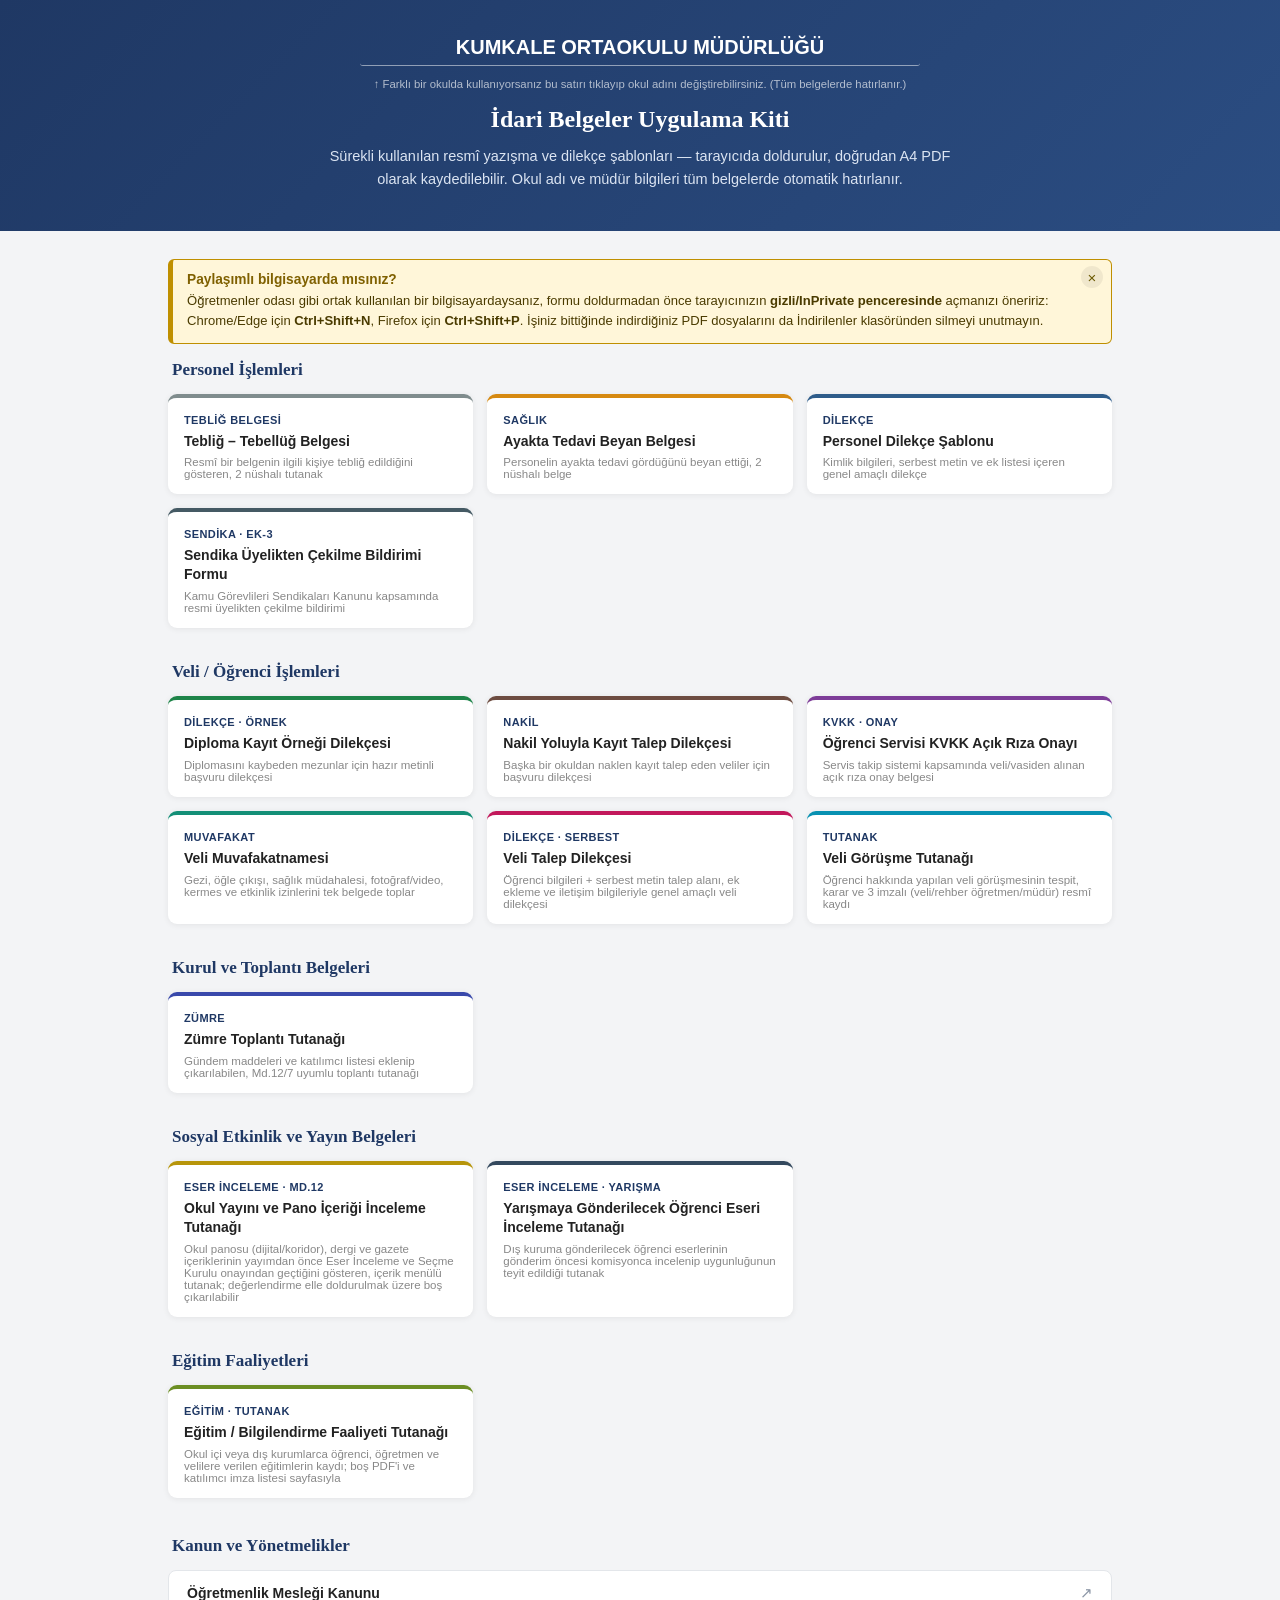
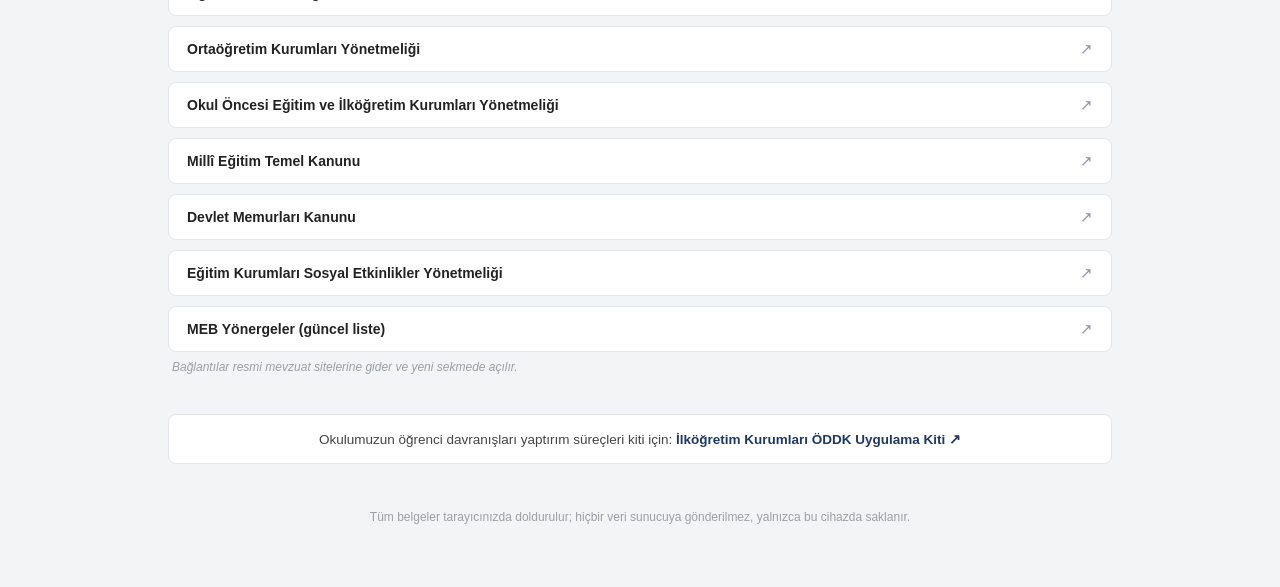
<file: index.html>
<!DOCTYPE html>
<html lang="tr">
<head>
<meta charset="UTF-8">
<meta name="viewport" content="width=device-width, initial-scale=1">
<title>İdari Belgeler Uygulama Kiti</title>
<link rel="stylesheet" href="assets/style.css">
<style>
  body{ background: #f3f4f6; font-family: Arial, Helvetica, sans-serif; padding: 0 0 60px; }
  .wrap{ max-width: 980px; margin: 0 auto; padding: 0 18px; }

  .hero{
    background: linear-gradient(135deg, #1F3864, #2b4d82);
    color: #fff;
    padding: 34px 0 40px;
    margin-bottom: 28px;
  }
  .hero .wrap{ display:flex; flex-direction:column; gap: 10px; align-items:center; text-align:center; }
  .hero .school-line{
    color:#fff;
    border-bottom: 1px solid rgba(255,255,255,0.5);
    font-size: 15pt;
    max-width: 560px;
    margin: 0 auto;
    outline: none;
    cursor: text;
    border-radius: 3px;
  }
  .hero .school-line:hover, .hero .school-line:focus{
    background: rgba(255,255,255,0.14);
  }
  .hero .school-hint{ color: rgba(255,255,255,0.65); font-size:8.5pt; font-family:Arial,sans-serif; }
  .hero h1{ color:#fff; font-size: 24px; text-align:center; margin: 6px 0 2px; letter-spacing:0; font-family: Georgia, serif;}
  .hero p{ margin: 0 auto; font-size: 14.5px; line-height:1.6; color: #dbe4f2; max-width: 640px; text-align:center; }

  .grid-title{ font-size: 17px; color:#1F3864; margin: 34px 4px 14px; font-family: Georgia, serif; }
  .grid-title:first-of-type{ margin-top: 6px; }
  .card-grid{
    display:grid;
    grid-template-columns: repeat(auto-fill, minmax(230px, 1fr));
    gap: 14px;
  }
  .card{
    background:#fff;
    border-radius: 9px;
    box-shadow: 0 1px 6px rgba(0,0,0,0.07);
    padding: 16px 16px 14px;
    text-decoration:none;
    color: inherit;
    display:flex;
    flex-direction:column;
    gap: 6px;
    border-top: 4px solid #cfd6e0;
    transition: transform .12s ease, box-shadow .12s ease;
  }
  .card:hover{ transform: translateY(-2px); box-shadow: 0 6px 16px rgba(0,0,0,0.12); }
  .card .tag{ font-size: 11px; font-weight:700; color:#1F3864; letter-spacing:.4px; }
  .card .title{ font-size: 14px; font-weight:700; color:#222; line-height:1.35; }
  .card .sub{ font-size: 11.5px; color:#888; }

  .card.gray{ border-top-color:#7F8C8D; }
  .card.amber{ border-top-color:#D68910; }
  .card.blue{ border-top-color:#2E5C8A; }
  .card.green{ border-top-color:#1E8449; }
  .card.purple{ border-top-color:#7D3C98; }
  .card.teal{ border-top-color:#148F77; }
  .card.indigo{ border-top-color:#3949AB; }
  .card.brown{ border-top-color:#6D4C41; }
  .card.slate{ border-top-color:#455A64; }
  .card.rose{ border-top-color:#C2185B; }
  .card.cyan{ border-top-color:#0891B2; }
  .card.mustard{ border-top-color:#B7950B; }
  .card.steel{ border-top-color:#34495E; }
  .card.olive{ border-top-color:#6B8E23; }

  .mevzuat-section{ margin-top: 38px; }
  .mevzuat-list{ display:flex; flex-direction:column; gap:10px; }
  .mevzuat-item{
    display:flex; align-items:center; justify-content:space-between; gap:12px;
    background:#fff; border:1px solid #e3e6ea; border-radius:8px; padding:13px 18px;
    text-decoration:none; color:inherit; transition: border-color .12s ease, box-shadow .12s ease;
  }
  .mevzuat-item:hover{ border-color:#8a95a5; box-shadow: 0 2px 8px rgba(0,0,0,0.06); }
  .mevzuat-item .mevzuat-name{ font-size:14px; font-weight:600; color:#222; }
  .mevzuat-item .mevzuat-arrow{ font-size:15px; color:#8a95a5; flex-shrink:0; }
  .mevzuat-note{ font-size:12px; color:#9aa0a6; margin: 8px 4px 0; font-style:italic; }

  footer{ text-align:center; font-size:12px; color:#9aa0a6; margin-top: 44px; padding: 0 16px; line-height:1.6;}
  .also-see{
    max-width: 980px; margin: 40px auto 0; padding: 16px 20px;
    background:#fff; border:1px solid #e3e6ea; border-radius:8px;
    text-align:center; font-size:13.5px; color:#444;
  }
  .also-see a{ color:#1F3864; font-weight:700; text-decoration:none; }
  .also-see a:hover{ text-decoration:underline; }
</style>
</head>
<body>

  <div class="hero">
    <div class="wrap">
      <div class="school-line" data-persist="okulAdi" contenteditable="true" spellcheck="false"></div>
      <div class="school-hint">↑ Farklı bir okulda kullanıyorsanız bu satırı tıklayıp okul adını değiştirebilirsiniz. (Tüm belgelerde hatırlanır.)</div>
      <h1>İdari Belgeler Uygulama Kiti</h1>
      <p>Sürekli kullanılan resmî yazışma ve dilekçe şablonları — tarayıcıda doldurulur, doğrudan A4 PDF olarak kaydedilebilir. Okul adı ve müdür bilgileri tüm belgelerde otomatik hatırlanır.</p>
    </div>
  </div>

  <div class="wrap">
    <div class="note-box" style="margin-top:20px;">
      <div class="note-title">Paylaşımlı bilgisayarda mısınız?</div>
      <div class="note-text">
        Öğretmenler odası gibi ortak kullanılan bir bilgisayardaysanız, formu doldurmadan önce
        tarayıcınızın <strong>gizli/InPrivate penceresinde</strong> açmanızı öneririz:
        Chrome/Edge için <strong>Ctrl+Shift+N</strong>, Firefox için <strong>Ctrl+Shift+P</strong>.
        İşiniz bittiğinde indirdiğiniz PDF dosyalarını da İndirilenler klasöründen silmeyi unutmayın.
      </div>
    </div>

    <h2 class="grid-title">Personel İşlemleri</h2>
    <div class="card-grid">

      <a class="card gray" href="belgeler/teblig-tebellug.html">
        <span class="tag">TEBLİĞ BELGESİ</span>
        <span class="title">Tebliğ – Tebellüğ Belgesi</span>
        <span class="sub">Resmî bir belgenin ilgili kişiye tebliğ edildiğini gösteren, 2 nüshalı tutanak</span>
      </a>

      <a class="card amber" href="belgeler/ayakta-tedavi-beyan.html">
        <span class="tag">SAĞLIK</span>
        <span class="title">Ayakta Tedavi Beyan Belgesi</span>
        <span class="sub">Personelin ayakta tedavi gördüğünü beyan ettiği, 2 nüshalı belge</span>
      </a>

      <a class="card blue" href="belgeler/personel-dilekce.html">
        <span class="tag">DİLEKÇE</span>
        <span class="title">Personel Dilekçe Şablonu</span>
        <span class="sub">Kimlik bilgileri, serbest metin ve ek listesi içeren genel amaçlı dilekçe</span>
      </a>

      <a class="card slate" href="belgeler/sendika-uyelikten-cekilme-formu.html">
        <span class="tag">SENDİKA · EK-3</span>
        <span class="title">Sendika Üyelikten Çekilme Bildirimi Formu</span>
        <span class="sub">Kamu Görevlileri Sendikaları Kanunu kapsamında resmi üyelikten çekilme bildirimi</span>
      </a>

    </div>

    <h2 class="grid-title">Veli / Öğrenci İşlemleri</h2>
    <div class="card-grid">

      <a class="card green" href="belgeler/diploma-kayit-ornegi.html">
        <span class="tag">DİLEKÇE · ÖRNEK</span>
        <span class="title">Diploma Kayıt Örneği Dilekçesi</span>
        <span class="sub">Diplomasını kaybeden mezunlar için hazır metinli başvuru dilekçesi</span>
      </a>

      <a class="card brown" href="belgeler/nakil-kayit-talep-dilekcesi.html">
        <span class="tag">NAKİL</span>
        <span class="title">Nakil Yoluyla Kayıt Talep Dilekçesi</span>
        <span class="sub">Başka bir okuldan naklen kayıt talep eden veliler için başvuru dilekçesi</span>
      </a>

      <a class="card purple" href="belgeler/ogrenci-servisi-kvkk-onay.html">
        <span class="tag">KVKK · ONAY</span>
        <span class="title">Öğrenci Servisi KVKK Açık Rıza Onayı</span>
        <span class="sub">Servis takip sistemi kapsamında veli/vasiden alınan açık rıza onay belgesi</span>
      </a>

      <a class="card teal" href="belgeler/veli-muvafakatnamesi.html">
        <span class="tag">MUVAFAKAT</span>
        <span class="title">Veli Muvafakatnamesi</span>
        <span class="sub">Gezi, öğle çıkışı, sağlık müdahalesi, fotoğraf/video, kermes ve etkinlik izinlerini tek belgede toplar</span>
      </a>

      <a class="card rose" href="belgeler/veli-talep-dilekcesi.html">
        <span class="tag">DİLEKÇE · SERBEST</span>
        <span class="title">Veli Talep Dilekçesi</span>
        <span class="sub">Öğrenci bilgileri + serbest metin talep alanı, ek ekleme ve iletişim bilgileriyle genel amaçlı veli dilekçesi</span>
      </a>

      <a class="card cyan" href="belgeler/veli-gorusme-tutanagi.html">
        <span class="tag">TUTANAK</span>
        <span class="title">Veli Görüşme Tutanağı</span>
        <span class="sub">Öğrenci hakkında yapılan veli görüşmesinin tespit, karar ve 3 imzalı (veli/rehber öğretmen/müdür) resmî kaydı</span>
      </a>

    </div>



    <h2 class="grid-title">Kurul ve Toplantı Belgeleri</h2>
    <div class="card-grid">

      <a class="card indigo" href="belgeler/zumre-toplanti-tutanagi.html">
        <span class="tag">ZÜMRE</span>
        <span class="title">Zümre Toplantı Tutanağı</span>
        <span class="sub">Gündem maddeleri ve katılımcı listesi eklenip çıkarılabilen, Md.12/7 uyumlu toplantı tutanağı</span>
      </a>

    </div>

    <h2 class="grid-title">Sosyal Etkinlik ve Yayın Belgeleri</h2>
    <div class="card-grid">

      <a class="card mustard" href="belgeler/yayin-eser-inceleme-tutanagi.html">
        <span class="tag">ESER İNCELEME · MD.12</span>
        <span class="title">Okul Yayını ve Pano İçeriği İnceleme Tutanağı</span>
        <span class="sub">Okul panosu (dijital/koridor), dergi ve gazete içeriklerinin yayımdan önce Eser İnceleme ve Seçme Kurulu onayından geçtiğini gösteren, içerik menülü tutanak; değerlendirme elle doldurulmak üzere boş çıkarılabilir</span>
      </a>

      <a class="card steel" href="belgeler/yarisma-eser-inceleme-tutanagi.html">
        <span class="tag">ESER İNCELEME · YARIŞMA</span>
        <span class="title">Yarışmaya Gönderilecek Öğrenci Eseri İnceleme Tutanağı</span>
        <span class="sub">Dış kuruma gönderilecek öğrenci eserlerinin gönderim öncesi komisyonca incelenip uygunluğunun teyit edildiği tutanak</span>
      </a>

    </div>

    <h2 class="grid-title">Eğitim Faaliyetleri</h2>
    <div class="card-grid">

      <a class="card olive" href="belgeler/egitim-faaliyeti-tutanagi.html">
        <span class="tag">EĞİTİM · TUTANAK</span>
        <span class="title">Eğitim / Bilgilendirme Faaliyeti Tutanağı</span>
        <span class="sub">Okul içi veya dış kurumlarca öğrenci, öğretmen ve velilere verilen eğitimlerin kaydı; boş PDF'i ve katılımcı imza listesi sayfasıyla</span>
      </a>

    </div>

    <div class="mevzuat-section">
      <h2 class="grid-title">Kanun ve Yönetmelikler</h2>
      <div class="mevzuat-list">
        <a class="mevzuat-item" href="https://www.mevzuat.gov.tr/aramasonuc?AranacakMetin=%C3%96%C4%9Fretmenlik%20Mesle%C4%9Fi%20Kanunu" target="_blank" rel="noopener">
          <span class="mevzuat-name">Öğretmenlik Mesleği Kanunu</span>
          <span class="mevzuat-arrow">↗</span>
        </a>
        <a class="mevzuat-item" href="https://www.mevzuat.gov.tr/aramasonuc?AranacakMetin=Orta%C3%B6%C4%9Fretim%20Kurumlar%C4%B1%20Y%C3%B6netmeli%C4%9Fi" target="_blank" rel="noopener">
          <span class="mevzuat-name">Ortaöğretim Kurumları Yönetmeliği</span>
          <span class="mevzuat-arrow">↗</span>
        </a>
        <a class="mevzuat-item" href="https://www.mevzuat.gov.tr/aramasonuc?AranacakMetin=Okul%20%C3%96ncesi%20E%C4%9Fitim%20ve%20%C4%B0lk%C3%B6%C4%9Fretim%20Kurumlar%C4%B1%20Y%C3%B6netmeli%C4%9Fi" target="_blank" rel="noopener">
          <span class="mevzuat-name">Okul Öncesi Eğitim ve İlköğretim Kurumları Yönetmeliği</span>
          <span class="mevzuat-arrow">↗</span>
        </a>
        <a class="mevzuat-item" href="https://www.mevzuat.gov.tr/aramasonuc?AranacakMetin=Mill%C3%AE%20E%C4%9Fitim%20Temel%20Kanunu" target="_blank" rel="noopener">
          <span class="mevzuat-name">Millî Eğitim Temel Kanunu</span>
          <span class="mevzuat-arrow">↗</span>
        </a>
        <a class="mevzuat-item" href="https://www.mevzuat.gov.tr/aramasonuc?AranacakMetin=Devlet%20Memurlar%C4%B1%20Kanunu" target="_blank" rel="noopener">
          <span class="mevzuat-name">Devlet Memurları Kanunu</span>
          <span class="mevzuat-arrow">↗</span>
        </a>
        <a class="mevzuat-item" href="https://www.mevzuat.gov.tr/aramasonuc?AranacakMetin=E%C4%9Fitim%20Kurumlar%C4%B1%20Sosyal%20Etkinlikler%20Y%C3%B6netmeli%C4%9Fi" target="_blank" rel="noopener">
          <span class="mevzuat-name">Eğitim Kurumları Sosyal Etkinlikler Yönetmeliği</span>
          <span class="mevzuat-arrow">↗</span>
        </a>
        <a class="mevzuat-item" href="https://www.meb.gov.tr/mevzuat/liste.php?ara=5" target="_blank" rel="noopener">
          <span class="mevzuat-name">MEB Yönergeler (güncel liste)</span>
          <span class="mevzuat-arrow">↗</span>
        </a>
      </div>
      <p class="mevzuat-note">Bağlantılar resmi mevzuat sitelerine gider ve yeni sekmede açılır.</p>
    </div>

    <div class="also-see">
      Okulumuzun öğrenci davranışları yaptırım süreçleri kiti için:
      <a href="https://kumkaleortaokulu.meb.k12.tr/icerikler/ilkogretimkurumlarioddksurecleri_17657429.html" target="_blank" rel="noopener">İlköğretim Kurumları ÖDDK Uygulama Kiti ↗</a>
    </div>

    <footer>
      Tüm belgeler tarayıcınızda doldurulur; hiçbir veri sunucuya gönderilmez, yalnızca bu cihazda saklanır.
    </footer>
  </div>

<script src="assets/app.js"></script>
</body>
</html>
</file>
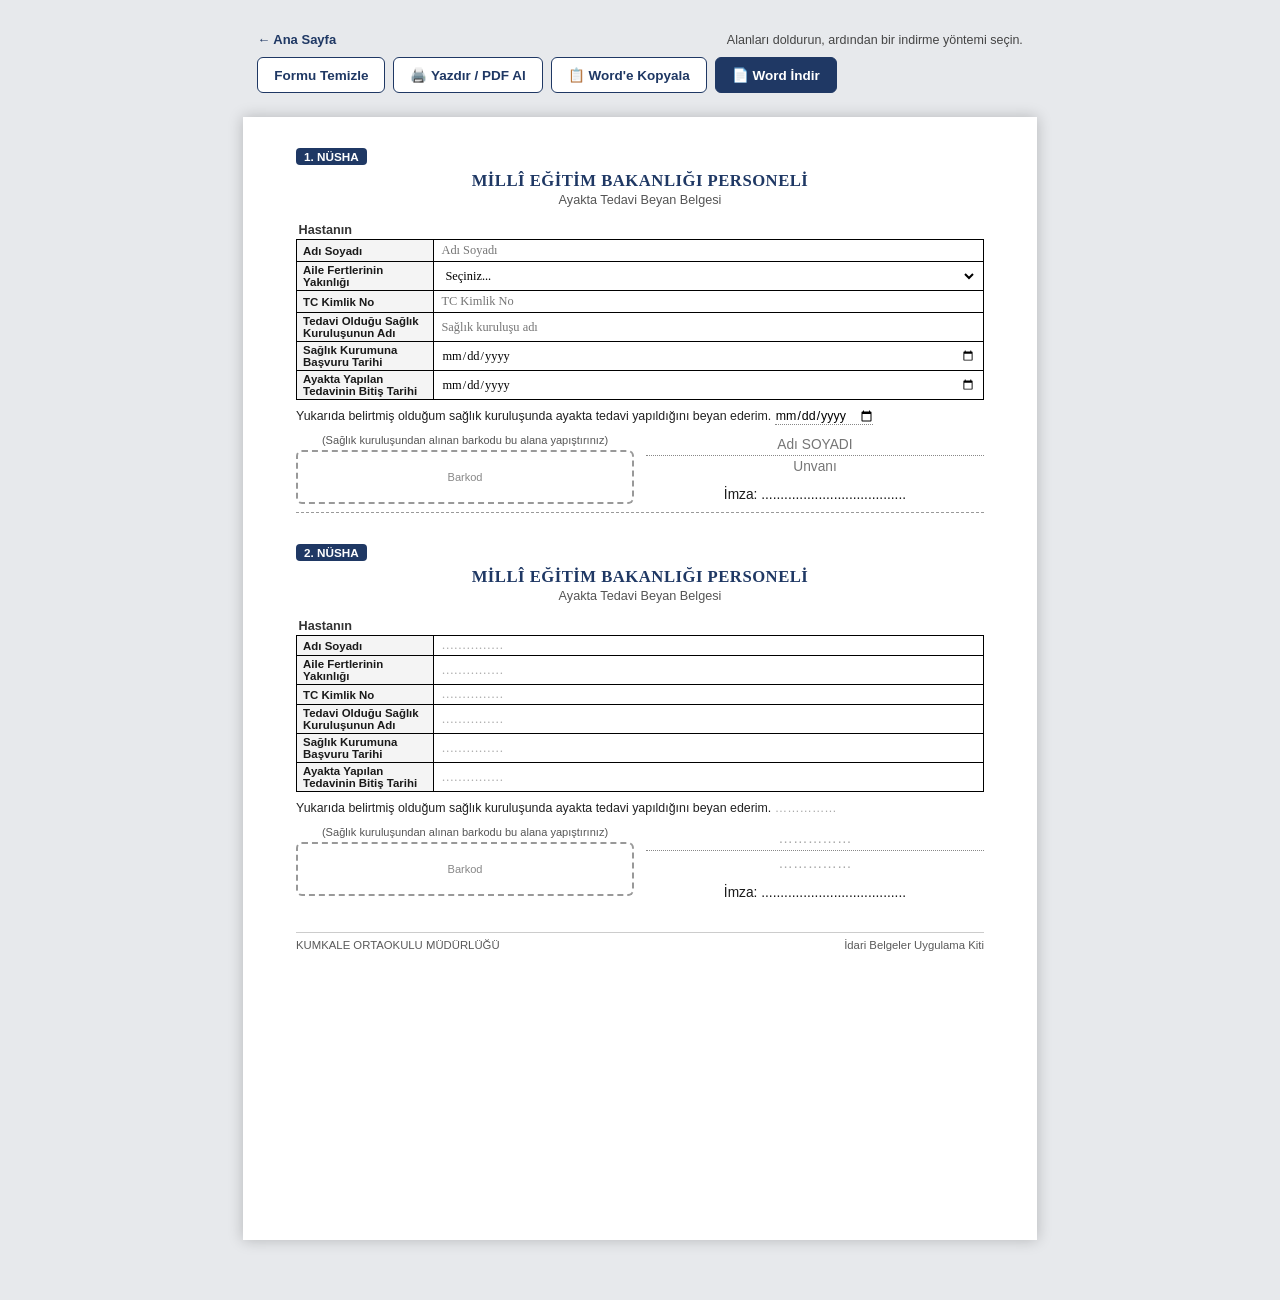
<file: belgeler/ayakta-tedavi-beyan.html>
<!DOCTYPE html>
<html lang="tr">
<head>
<meta charset="UTF-8">
<meta name="viewport" content="width=device-width, initial-scale=1">
<title>Ayakta Tedavi Beyan Belgesi</title>
<link rel="stylesheet" href="../assets/style.css">
<style>
  .page{ padding: 8mm 14mm 6mm; }
  h1.doc-title{ text-align:center; font-size:12.5pt; margin:2px 0 2px; color:var(--navy); }
  .doc-subtitle{ text-align:center; font-size:9.5pt; color:#555; font-family:Arial,sans-serif; margin-bottom:8px; }
  .nusha-label{ margin-bottom: 4px; padding: 2px 8px; font-size:8.8pt; }
  table.meta.compact{ margin-bottom: 6px; }
  table.meta.compact td{ padding:2px 6px; font-size:9.3pt; }
  table.meta.compact td.label{ font-size:8.6pt; }
  table.meta.compact input, table.meta.compact select{ font-size:9.3pt; padding:1px; }
  table.meta.compact td .mirror-span{ font-size:9.3pt; padding:1px; min-height:auto; display:inline; }
  .compact-para{ font-size:9.3pt; line-height:1.45; text-align:justify; margin:8px 0; font-family:Arial,sans-serif; color:#222; }
  .beyan-tarih{ font-family:inherit; }
  table.imza.compact{ margin-top:6px; margin-bottom:0; }
  table.imza.compact .field-line{ font-size:8.5pt; padding:1px; min-height:1.1em; }
  table.imza.compact .imza-label{ font-size:7.6pt; }
  .field-line{ display:block; text-align:center; border-bottom:1px dotted #888; padding:2px; min-height:1.2em; }
  .field-line.bold{ font-weight:bold; border-bottom:none; }
  .two-col .field-line{ font-family: Arial, sans-serif; font-size: 10.3pt; }
  .two-col .field-line.bold{ font-weight: normal; }
  .nusha-divider{ margin: 8px 0 0; }
  .barcode-box{ min-height:54px; font-size:8.3pt; }
  .two-col{ width:100%; border-collapse:collapse; margin-top:6px; }
  .two-col td{ vertical-align:top; width:50%; padding:0 6px; }
  .two-col td:first-child{ padding-left:0; }
  .two-col td:last-child{ padding-right:0; }
  @media print{ .page{ padding: 6mm 12mm 13mm; } }
</style>
</head>
<body>

  <div class="toolbar">
    <a class="back" href="../index.html">&larr; Ana Sayfa</a>
    <span class="hint">Alanları doldurun, ardından bir indirme yöntemi seçin.</span>
    <div class="btns">
      <button class="secondary" type="button" onclick="clearForm()">Formu Temizle</button>
      <button class="secondary" type="button" onclick="printForm()">🖨️ Yazdır / PDF Al</button>
      <button class="secondary" type="button" id="copyWordBtn" onclick="copyForWord()">📋 Word'e Kopyala</button>
      <button type="button" id="wordDownloadBtn" onclick="downloadWord()">📄 Word İndir</button>
    </div>
  </div>

  <div class="page">
    <div class="nusha">
      <span class="nusha-label">1. NÜSHA</span>
      <h1 class="doc-title">MİLLÎ EĞİTİM BAKANLIĞI PERSONELİ</h1>
      <div class="doc-subtitle">Ayakta Tedavi Beyan Belgesi</div>
    <table class="meta compact">
      <tr><td colspan="4" style="border:none; background:transparent; font-family:Arial,sans-serif; font-weight:bold; font-size:9.5pt; color:#333; padding:8px 2px 2px;">Hastanın</td></tr>
      <tr><td class="label" style="width:20%">Adı Soyadı</td><td><input type="text" data-mirror="a_ad" placeholder="Adı Soyadı"></td></tr>
      <tr><td class="label" style="width:20%">Aile Fertlerinin Yakınlığı</td><td><select data-mirror="a_yakinlik"><option value="">Seçiniz...</option><option>Kendisi</option><option>Eşi</option><option>Çocuğu</option><option>Annesi</option><option>Babası</option><option>Diğer</option></select></td></tr>
      <tr><td class="label" style="width:20%">TC Kimlik No</td><td><input type="text" inputmode="numeric" class="tc-field" data-mirror="a_tc" placeholder="TC Kimlik No"></td></tr>
      <tr><td class="label" style="width:20%">Tedavi Olduğu Sağlık Kuruluşunun Adı</td><td><input type="text" data-mirror="a_kurulus" placeholder="Sağlık kuruluşu adı"></td></tr>
      <tr><td class="label" style="width:20%">Sağlık Kurumuna Başvuru Tarihi</td><td><input type="date" data-mirror="a_basvuru" placeholder=""></td></tr>
      <tr><td class="label" style="width:20%">Ayakta Yapılan Tedavinin Bitiş Tarihi</td><td><input type="date" data-mirror="a_bitis" placeholder=""></td></tr>
    </table>
    <div class="compact-para">
      Yukarıda belirtmiş olduğum sağlık kuruluşunda ayakta tedavi yapıldığını beyan ederim. <input type="date" class="date-inline" data-mirror="a_beyantarih" style="width:98px;">
    </div>
    <table class="two-col">
      <tr>
        <td>
          <div style="font-size:8.3pt; font-family:Arial,sans-serif; color:#555; text-align:center; margin-bottom:4px;">(Sağlık kuruluşundan alınan barkodu bu alana yapıştırınız)</div>
          <div class="barcode-box">Barkod</div>
        </td>
        <td>
          <div class="field-line"><input type="text" data-mirror="a_bAd" placeholder="Adı SOYADI" style="border:none;width:100%;text-align:center;"></div>
          <div class="field-line bold"><input type="text" data-mirror="a_bUnvan" placeholder="Unvanı" style="border:none;width:100%;text-align:center;"></div>
          <div class="field-line" style="border-bottom:none; margin-top:8px;">İmza: ......................................</div>
        </td>
      </tr>
    </table>
    </div>
    <hr class="nusha-divider">
    <div class="nusha-second-gap"></div>
    <div class="nusha">
      <span class="nusha-label">2. NÜSHA</span>
      <h1 class="doc-title">MİLLÎ EĞİTİM BAKANLIĞI PERSONELİ</h1>
      <div class="doc-subtitle">Ayakta Tedavi Beyan Belgesi</div>
    <table class="meta compact">
      <tr><td colspan="4" style="border:none; background:transparent; font-family:Arial,sans-serif; font-weight:bold; font-size:9.5pt; color:#333; padding:8px 2px 2px;">Hastanın</td></tr>
      <tr><td class="label" style="width:20%">Adı Soyadı</td><td><span class="mirror-span" data-mirror-target="a_ad">……………</span></td></tr>
      <tr><td class="label" style="width:20%">Aile Fertlerinin Yakınlığı</td><td><span class="mirror-span" data-mirror-target="a_yakinlik">……………</span></td></tr>
      <tr><td class="label" style="width:20%">TC Kimlik No</td><td><span class="mirror-span" data-mirror-target="a_tc">……………</span></td></tr>
      <tr><td class="label" style="width:20%">Tedavi Olduğu Sağlık Kuruluşunun Adı</td><td><span class="mirror-span" data-mirror-target="a_kurulus">……………</span></td></tr>
      <tr><td class="label" style="width:20%">Sağlık Kurumuna Başvuru Tarihi</td><td><span class="mirror-span" data-mirror-target="a_basvuru">……………</span></td></tr>
      <tr><td class="label" style="width:20%">Ayakta Yapılan Tedavinin Bitiş Tarihi</td><td><span class="mirror-span" data-mirror-target="a_bitis">……………</span></td></tr>
    </table>
    <div class="compact-para">
      Yukarıda belirtmiş olduğum sağlık kuruluşunda ayakta tedavi yapıldığını beyan ederim. <span class="mirror-span" data-mirror-target="a_beyantarih">……………</span>
    </div>
    <table class="two-col">
      <tr>
        <td>
          <div style="font-size:8.3pt; font-family:Arial,sans-serif; color:#555; text-align:center; margin-bottom:4px;">(Sağlık kuruluşundan alınan barkodu bu alana yapıştırınız)</div>
          <div class="barcode-box">Barkod</div>
        </td>
        <td>
          <div class="field-line"><span class="mirror-span" data-mirror-target="a_bAd">……………</span></div>
          <div class="field-line bold"><span class="mirror-span" data-mirror-target="a_bUnvan">……………</span></div>
          <div class="field-line" style="border-bottom:none; margin-top:8px;">İmza: ......................................</div>
        </td>
      </tr>
    </table>
    </div>
    <div class="foot">
      <span data-persist="okulAdi">…</span>
      <span>İdari Belgeler Uygulama Kiti</span>
    </div>
  </div>

<script src="../assets/app.js"></script>
<script src="../assets/docx-export.js"></script>
</body>
</html>
</file>
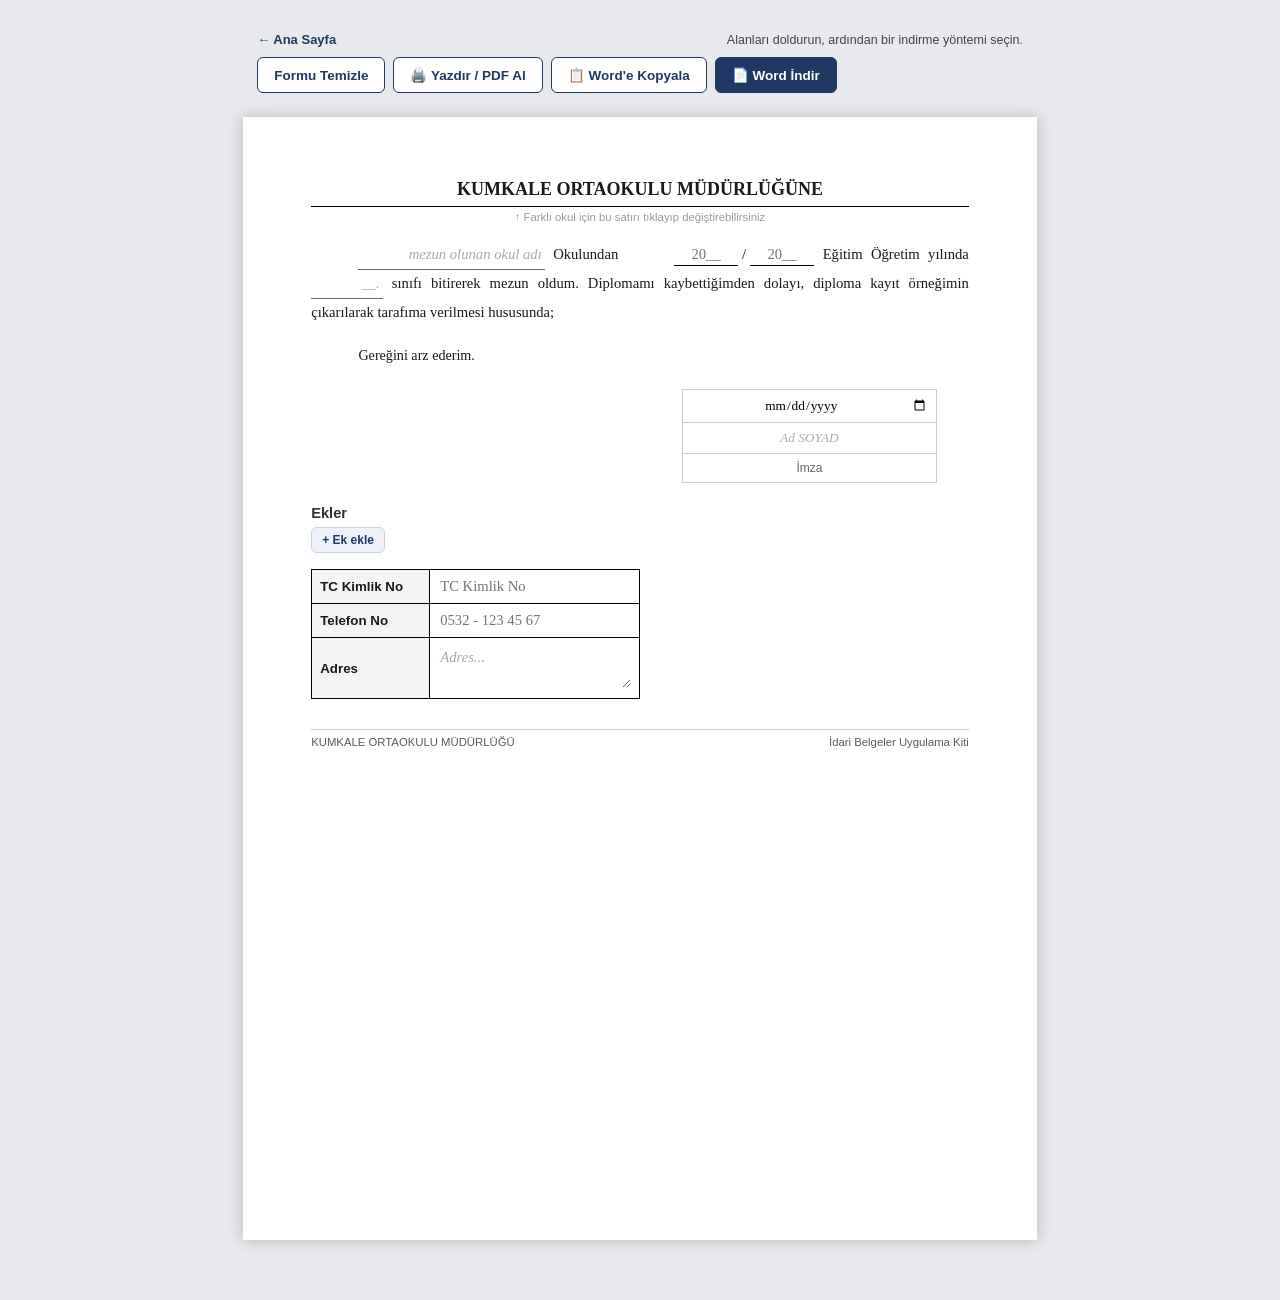
<file: belgeler/diploma-kayit-ornegi.html>
<!DOCTYPE html>
<html lang="tr">
<head>
<meta charset="UTF-8">
<meta name="viewport" content="width=device-width, initial-scale=1">
<title>Diploma Kayıt Örneği Dilekçesi</title>
<link rel="stylesheet" href="../assets/style.css">
<style>
  .sig-wrap{ width:50%; margin-left:50%; margin-top:22px; box-sizing:border-box; padding-left:10px; }
  .sig-table{ width:80%; margin:0 auto; border-collapse:collapse; }
  .sig-table td{ text-align:center; border:1px solid #ccc; padding:7px 8px; font-size:10pt; }
  .sig-table .sig-name{ font-weight:bold; min-height:1.3em; outline:none; cursor:text; }
  .sig-table .sig-name:empty::before{ content: attr(data-placeholder); color:#aaa; font-style:italic; font-weight:normal; }
  .sig-table .sig-name:focus{ background:#fbfbea; }
  .sig-table .imza-lbl{ font-size:9pt; color:#666; font-family:Arial,sans-serif; }
  .sig-table input[type=date]{ text-align:center; border:none; width:100%; font-family:inherit; font-size:inherit; }
  @media print{ .sig-table td{ border:none !important; } }
  .bottom-cols{ margin-top: 22px; }
  .half-width{ width:50%; }
  .contact-table{ margin-top:16px; }
  .contact-table td.label{ width:34%; }
  .template-para{ font-size:11pt; line-height:1.9; text-indent:1.25cm; text-align:justify; margin: 18px 0; }
</style>
</head>
<body>

  <div class="toolbar">
    <a class="back" href="../index.html">&larr; Ana Sayfa</a>
    <span class="hint">Alanları doldurun, ardından bir indirme yöntemi seçin.</span>
    <div class="btns">
      <button class="secondary" type="button" onclick="clearForm()">Formu Temizle</button>
      <button class="secondary" type="button" onclick="printForm()">🖨️ Yazdır / PDF Al</button>
      <button class="secondary" type="button" id="copyWordBtn" onclick="copyForWord()">📋 Word'e Kopyala</button>
      <button type="button" id="wordDownloadBtn" onclick="downloadWord()">📄 Word İndir</button>
    </div>
  </div>

  <div class="page">
    <div class="school-line" contenteditable="true" spellcheck="false" style="margin-bottom:4px;">KUMKALE ORTAOKULU MÜDÜRLÜĞÜNE</div>
    <div class="school-hint">↑ Farklı okul için bu satırı tıklayıp değiştirebilirsiniz</div>
    <div class="template-para">
      <span class="inline-fit" contenteditable="true" data-placeholder="mezun olunan okul adı"></span>
      Okulundan
      <span data-year-pair style="display:inline-block;">
        <input type="text" class="year-box year-first" maxlength="4" inputmode="numeric" placeholder="20__"> /
        <input type="text" class="year-box year-second" maxlength="4" inputmode="numeric" placeholder="20__">
      </span>
      Eğitim Öğretim yılında
      <span class="inline-fit" contenteditable="true" data-placeholder="__."></span> sınıfı bitirerek mezun oldum.
      Diplomamı kaybettiğimden dolayı, diploma kayıt örneğimin çıkarılarak tarafıma verilmesi hususunda;
    </div>
    <div class="closing-line" contenteditable="true">Gereğini arz ederim.</div>
    <div class="sig-wrap">
      <table class="sig-table">
        <tr><td><input type="date"></td></tr>
        <tr><td class="sig-name" contenteditable="true" data-placeholder="Ad SOYAD"></td></tr>
        <tr><td class="imza-lbl">İmza</td></tr>
      </table>
    </div>
    <div class="bottom-cols half-width">
    <div class="ekler-block" data-ekler-block>
      <div class="ekler-title">Ekler</div>
      <div class="ek-list" id="ekList1"></div>
      <button type="button" class="ekler-add" data-target="ekList1">+ Ek ekle</button>
    </div>
    <table class="meta contact-table">
      <tr><td class="label">TC Kimlik No</td><td><input type="text" inputmode="numeric" class="tc-field" placeholder="TC Kimlik No"></td></tr>
      <tr><td class="label">Telefon No</td><td><input type="tel" placeholder="0532 - 123 45 67"></td></tr>
      <tr><td class="label">Adres</td><td><textarea rows="2" placeholder="Adres..."></textarea></td></tr>
    </table>
    </div>
    <div class="foot">
      <span data-persist="okulAdi">…</span>
      <span>İdari Belgeler Uygulama Kiti</span>
    </div>
  </div>

<script src="../assets/app.js"></script>
<script src="../assets/docx-export.js"></script>
</body>
</html>
</file>
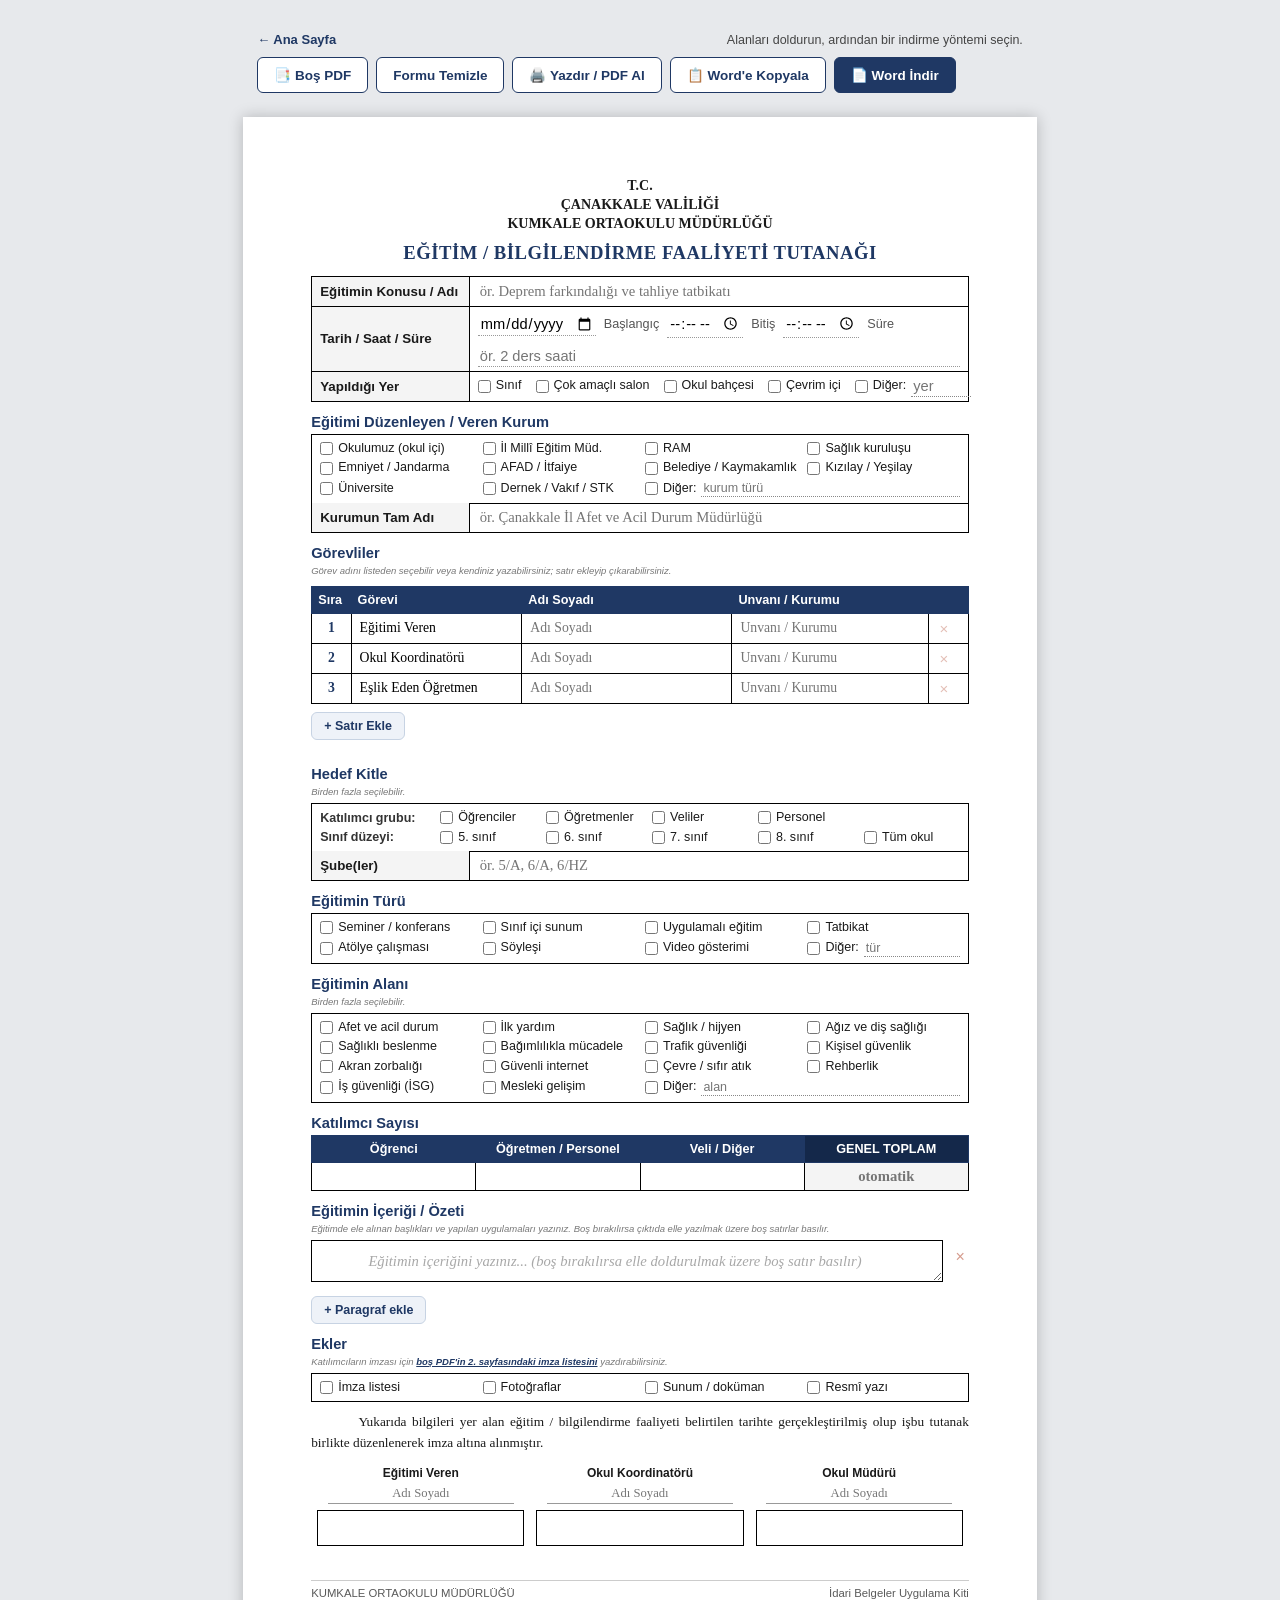
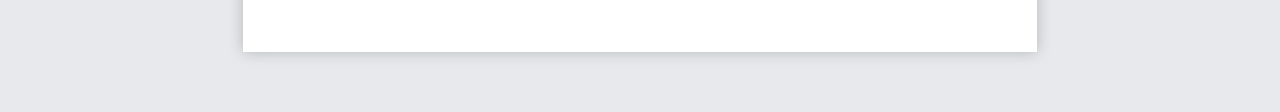
<file: belgeler/egitim-faaliyeti-tutanagi.html>
<!DOCTYPE html>
<html lang="tr">
<head>
<meta charset="UTF-8">
<meta name="viewport" content="width=device-width, initial-scale=1">
<title>Eğitim / Bilgilendirme Faaliyeti Tutanağı</title>
<link rel="stylesheet" href="../assets/style.css">
<style>
  .kurum-head{ text-align:center; font-size:10.5pt; font-weight:bold; line-height:1.35; margin-bottom:8px; outline:none; }
  .kurum-head[contenteditable]:hover{ background: var(--accent-bg); border-radius:4px; }
  .doc-title{ text-align:center; font-size:14pt; color:var(--navy); margin: 0 0 12px; }
  .section-title{ font-weight:bold; font-size:11pt; color:var(--navy); margin: 12px 0 4px; font-family: Arial, sans-serif; }
  .section-sub{ font-size:9.5px; color:#777; font-family:Arial,sans-serif; margin: 0 0 6px; font-style:italic; }
  table.meta{ margin-bottom:6px; }
  table.meta{ table-layout:fixed; }
  table.meta td.label{ width:24%; }
  table.meta td{ padding:4px 8px; }
  .time-row{ display:flex; gap:8px; align-items:center; flex-wrap:wrap; font-family:Arial,sans-serif; font-size:9.5pt; color:#555; }
  .time-row input{ width:auto !important; }
  .time-row input[type=date]{ width:118px !important; }
  .time-row input[type=time]{ width:76px !important; }
  .time-row input.sure{ flex:1; min-width:90px; }
  .time-row input.hand{ border-bottom:1px dotted #999 !important; }

  .opt-grid{ display:grid; gap:4px 10px; font-family: Arial, sans-serif; font-size:9.4pt;
             border:1px solid var(--line); padding:6px 8px; margin: 0 0 6px; }
  .opt-grid.c4{ grid-template-columns: repeat(4, 1fr); }
  .opt-grid.c5{ grid-template-columns: repeat(5, 1fr); }
  .opt-grid.c4 .opt-title{ grid-column: 1 / -1; }
  .opt-box{ border:1px solid var(--line); padding:4px 8px; margin:0 0 6px; }
  .opt-box .opt-grid.inner{ border:none; padding:2px 0; margin:0; }
  .opt-grid.c6{ grid-template-columns: 110px repeat(5, 1fr); }
  .opt-grid.tur-grid .opt-diger{ grid-column: span 1; }
  .opt-grid label, .opt-flex label{ min-width:0; }
  .opt-title{ font-weight:bold; color:#333; white-space:nowrap; align-self:center; }
  .opt-grid label, .opt-flex label{ display:flex; align-items:center; gap:5px; cursor:pointer; line-height:1.25; }
  .opt-grid input[type=checkbox], .opt-flex input[type=checkbox]{ width:13px; height:13px; margin:0; flex:0 0 auto; accent-color: var(--navy); }
  .opt-grid .opt-diger{ grid-column: span 2; }
  .opt-flex{ display:flex; flex-wrap:wrap; gap:4px 14px; align-items:center; font-family: Arial, sans-serif; font-size:9.4pt; }
  .opt-flex label{ white-space:nowrap; }
  .opt-flex .opt-diger{ flex:1; min-width:90px; }
  .opt-diger input[type=text]{ flex:1; min-width:60px; width:auto !important; border:none; border-bottom:1px dotted #888 !important; font-family:inherit; font-size:9.4pt; padding:1px 2px; background:transparent; outline:none; }
  table.meta.sub-meta{ margin-top:-7px; }
  table.meta.sub-meta td{ border-top:none; }
  @media (max-width: 700px){ .opt-grid.c4, .opt-grid.c6{ grid-template-columns: repeat(2, 1fr); } }

  table.say-table{ width:100%; border-collapse:collapse; margin: 4px 0 6px; table-layout:fixed; }
  table.say-table th{ background:var(--navy); color:#fff; font-family:Arial,sans-serif; font-size:9.5pt; padding:6px; border:1px solid var(--navy); text-align:center; }
  table.say-table th.toplam{ background:#14284a; }
  table.say-table td{ border:1px solid var(--line); padding:4px 6px; }
  table.say-table input{ width:100%; border:none; background:transparent; font-family:inherit; font-size:11pt; text-align:center; outline:none; }
  table.say-table td.toplam{ background: var(--accent-bg); }
  table.say-table td.toplam input{ font-weight:bold; color:var(--navy); }
  table.say-table input::-webkit-outer-spin-button, table.say-table input::-webkit-inner-spin-button{ -webkit-appearance:none; margin:0; }
  table.say-table input[type=number]{ -moz-appearance:textfield; }

  .section-sub a{ color: var(--navy); font-weight:bold; }
  .closing-line{ font-size:10pt; line-height:1.55; text-align:justify; margin: 10px 0 4px; }
  table.imza{ margin-top:12px; }
  table.imza .imza-label{ margin-bottom:4px; }
  table.imza input{ width:90%; text-align:center; border:none; border-bottom:1px solid #999; background:transparent; font-family:inherit; font-size:9.5pt; margin-bottom:6px; padding:2px; }
  table.imza .imza-box{ height:36px; }
  @media print{
    .opt-grid, .opt-flex{ font-size:8.4pt; gap:2px 8px; }
    .opt-grid input[type=checkbox], .opt-flex input[type=checkbox]{ width:11px; height:11px; }
    .opt-box{ padding:2px 7px; margin-bottom:4px; }
    .opt-grid{ padding:4px 7px; margin-bottom:4px; }
    table.meta td{ padding:3px 7px; font-size:10pt; }
    table.meta{ margin-bottom:4px; }
    table.meta.sub-meta{ margin-top:-5px; }
    .section-title{ margin: 7px 0 3px; font-size:10.5pt; }
    .section-sub{ display:none !important; }
    .doc-title{ margin-bottom:8px; }
    .kurum-head{ margin-bottom:4px; }
    .dizi-table td, .dizi-table th{ padding:3px 6px !important; }
    table.imza{ margin-top:6px; }
    table.imza .imza-box{ height:30px; }
    .time-row{ font-size:8.7pt; }
    table.meta input, .dizi-table input, table.say-table input{ font-size:9.6pt !important; }
    .dizi-table td{ padding:1px 6px !important; }
    table.say-table td{ padding:2px 6px; }
    table.say-table th{ padding:4px; font-size:8.8pt; }
    .section-title{ margin: 5px 0 2px !important; font-size:10pt !important; }
    .closing-line{ margin: 6px 0 2px; font-size:9.4pt; line-height:1.4; }
    table.imza .imza-box{ height:24px !important; }
    table.imza input{ margin-bottom:3px; }
    .manual-line{ height:19px !important; }
    .page{ padding-bottom: 11mm !important; zoom: .92; }
    .opt-flex{ flex-wrap:nowrap !important; }
    .opt-grid{ gap:1px 8px !important; }
    table.meta td.label{ font-size:8.6pt; width:24%; white-space:nowrap; }
    .time-row{ flex-wrap:nowrap; }
    .kurum-head{ font-size:9.8pt; line-height:1.25; }
    h1.doc-title{ font-size:13pt; }
  }
</style>
</head>
<body>

  <div class="toolbar">
    <a class="back" href="../index.html">&larr; Ana Sayfa</a>
    <span class="hint">Alanları doldurun, ardından bir indirme yöntemi seçin.</span>
    <div class="btns">
      <button class="secondary" type="button" onclick="window.open('pdf/egitim-faaliyeti-tutanagi-bos.pdf','_blank')">📑 Boş PDF</button>
      <button class="secondary" type="button" onclick="clearForm()">Formu Temizle</button>
      <button class="secondary" type="button" onclick="printForm()">🖨️ Yazdır / PDF Al</button>
      <button class="secondary" type="button" id="copyWordBtn" onclick="copyForWord()">📋 Word'e Kopyala</button>
      <button type="button" id="wordDownloadBtn" onclick="downloadWord()">📄 Word İndir</button>
    </div>
  </div>

  <div class="page">
    <div class="kurum-head" contenteditable="true" spellcheck="false">T.C.<br>ÇANAKKALE VALİLİĞİ<br>KUMKALE ORTAOKULU MÜDÜRLÜĞÜ</div>
    <h1 class="doc-title">EĞİTİM / BİLGİLENDİRME FAALİYETİ TUTANAĞI</h1>

    <table class="meta">
      <tr><td class="label">Eğitimin Konusu / Adı</td><td><input type="text" placeholder="ör. Deprem farkındalığı ve tahliye tatbikatı"></td></tr>
      <tr><td class="label">Tarih / Saat / Süre</td><td><div class="time-row">
        <input type="date" class="hand"><span>Başlangıç</span><input type="time" class="hand"><span>Bitiş</span><input type="time" class="hand"><span>Süre</span><input type="text" class="hand sure" placeholder="ör. 2 ders saati">
      </div></td></tr>
      <tr><td class="label">Yapıldığı Yer</td><td><div class="opt-flex"><label><input type="checkbox"> Sınıf</label><label><input type="checkbox"> Çok amaçlı salon</label><label><input type="checkbox"> Okul bahçesi</label><label><input type="checkbox"> Çevrim içi</label><label class="opt-diger"><input type="checkbox"> Diğer: <input type="text" placeholder="yer"></label></div></td></tr>
    </table>

    <div class="section-title">Eğitimi Düzenleyen / Veren Kurum</div>
    <div class="opt-grid c4 choice-row"><label><input type="checkbox"> Okulumuz (okul içi)</label><label><input type="checkbox"> İl Millî Eğitim Müd.</label><label><input type="checkbox"> RAM</label><label><input type="checkbox"> Sağlık kuruluşu</label><label><input type="checkbox"> Emniyet / Jandarma</label><label><input type="checkbox"> AFAD / İtfaiye</label><label><input type="checkbox"> Belediye / Kaymakamlık</label><label><input type="checkbox"> Kızılay / Yeşilay</label><label><input type="checkbox"> Üniversite</label><label><input type="checkbox"> Dernek / Vakıf / STK</label><label class="opt-diger"><input type="checkbox"> Diğer: <input type="text" placeholder="kurum türü"></label></div>
    <table class="meta sub-meta">
      <tr><td class="label">Kurumun Tam Adı</td><td><input type="text" placeholder="ör. Çanakkale İl Afet ve Acil Durum Müdürlüğü"></td></tr>
    </table>

    <div class="section-title">Görevliler</div>
    <div class="section-sub">Görev adını listeden seçebilir veya kendiniz yazabilirsiniz; satır ekleyip çıkarabilirsiniz.</div>
    <datalist id="gorevliListe"><option value="Eğitimi Veren"><option value="Okul Koordinatörü"><option value="Eşlik Eden Öğretmen"><option value="Gözlemci"></datalist>
    <table class="dizi-table" data-cols='[{"ph":"Görevi","list":["Eğitimi Veren","Okul Koordinatörü","Eşlik Eden Öğretmen","Gözlemci"]},"Adı Soyadı","Unvanı / Kurumu"]'>
      <thead>
        <tr>
          <th style="width:6%">Sıra</th>
          <th style="width:26%">Görevi</th>
          <th style="width:32%">Adı Soyadı</th>
          <th style="width:30%">Unvanı / Kurumu</th>
          <th style="width:6%"></th>
        </tr>
      </thead>
      <tbody id="gorevliBody">
        <tr class="dizi-row"><td class="dizi-num"></td><td><input type="text" value="Eğitimi Veren" placeholder="Görevi" list="gorevliListe" autocomplete="off"></td><td><input type="text" placeholder="Adı Soyadı" autocomplete="off"></td><td><input type="text" placeholder="Unvanı / Kurumu" autocomplete="off"></td><td><button type="button" class="dizi-remove">&times;</button></td></tr>
        <tr class="dizi-row"><td class="dizi-num"></td><td><input type="text" value="Okul Koordinatörü" placeholder="Görevi" list="gorevliListe" autocomplete="off"></td><td><input type="text" placeholder="Adı Soyadı" autocomplete="off"></td><td><input type="text" placeholder="Unvanı / Kurumu" autocomplete="off"></td><td><button type="button" class="dizi-remove">&times;</button></td></tr>
        <tr class="dizi-row"><td class="dizi-num"></td><td><input type="text" value="Eşlik Eden Öğretmen" placeholder="Görevi" list="gorevliListe" autocomplete="off"></td><td><input type="text" placeholder="Adı Soyadı" autocomplete="off"></td><td><input type="text" placeholder="Unvanı / Kurumu" autocomplete="off"></td><td><button type="button" class="dizi-remove">&times;</button></td></tr>
      </tbody>
    </table>
    <button type="button" class="dizi-add-row" data-target="gorevliBody">+ Satır Ekle</button>

    <div class="section-title">Hedef Kitle</div>
    <div class="section-sub">Birden fazla seçilebilir.</div>
    <div class="opt-box"><div class="opt-grid c6 choice-row inner" data-title="Katılımcı grubu"><span class="opt-title">Katılımcı grubu:</span><label><input type="checkbox"> Öğrenciler</label><label><input type="checkbox"> Öğretmenler</label><label><input type="checkbox"> Veliler</label><label><input type="checkbox"> Personel</label></div><div class="opt-grid c6 choice-row inner" data-title="Sınıf düzeyi"><span class="opt-title">Sınıf düzeyi:</span><label><input type="checkbox"> 5. sınıf</label><label><input type="checkbox"> 6. sınıf</label><label><input type="checkbox"> 7. sınıf</label><label><input type="checkbox"> 8. sınıf</label><label><input type="checkbox"> Tüm okul</label></div></div>
    <table class="meta sub-meta">
      <tr><td class="label">Şube(ler)</td><td><input type="text" placeholder="ör. 5/A, 6/A, 6/HZ"></td></tr>
    </table>

    <div class="section-title">Eğitimin Türü</div>
    <div class="opt-grid c4 choice-row tur-grid"><label><input type="checkbox"> Seminer / konferans</label><label><input type="checkbox"> Sınıf içi sunum</label><label><input type="checkbox"> Uygulamalı eğitim</label><label><input type="checkbox"> Tatbikat</label><label><input type="checkbox"> Atölye çalışması</label><label><input type="checkbox"> Söyleşi</label><label><input type="checkbox"> Video gösterimi</label><label class="opt-diger"><input type="checkbox"> Diğer: <input type="text" placeholder="tür"></label></div>

    <div class="section-title">Eğitimin Alanı</div>
    <div class="section-sub">Birden fazla seçilebilir.</div>
    <div class="opt-grid c4 choice-row"><label><input type="checkbox"> Afet ve acil durum</label><label><input type="checkbox"> İlk yardım</label><label><input type="checkbox"> Sağlık / hijyen</label><label><input type="checkbox"> Ağız ve diş sağlığı</label><label><input type="checkbox"> Sağlıklı beslenme</label><label><input type="checkbox"> Bağımlılıkla mücadele</label><label><input type="checkbox"> Trafik güvenliği</label><label><input type="checkbox"> Kişisel güvenlik</label><label><input type="checkbox"> Akran zorbalığı</label><label><input type="checkbox"> Güvenli internet</label><label><input type="checkbox"> Çevre / sıfır atık</label><label><input type="checkbox"> Rehberlik</label><label><input type="checkbox"> İş güvenliği (İSG)</label><label><input type="checkbox"> Mesleki gelişim</label><label class="opt-diger"><input type="checkbox"> Diğer: <input type="text" placeholder="alan"></label></div>

    <div class="section-title">Katılımcı Sayısı</div>
    <table class="say-table">
      <thead><tr><th>Öğrenci</th><th>Öğretmen / Personel</th><th>Veli / Diğer</th><th class="toplam">GENEL TOPLAM</th></tr></thead>
      <tbody><tr>
        <td><input type="number" min="0" class="say-in"></td>
        <td><input type="number" min="0" class="say-in"></td>
        <td><input type="number" min="0" class="say-in"></td>
        <td class="toplam"><input type="text" class="say-toplam" readonly tabindex="-1" placeholder="otomatik"></td>
      </tr></tbody>
    </table>

    <div class="section-title">Eğitimin İçeriği / Özeti</div>
    <div class="section-sub">Eğitimde ele alınan başlıkları ve yapılan uygulamaları yazınız. Boş bırakılırsa çıktıda elle yazılmak üzere boş satırlar basılır.</div>
    <div class="manual-fill" data-lines="3">
      <div class="paragraph-list" id="pList1">
        <div class="p-row"><textarea rows="3" placeholder="Eğitimin içeriğini yazınız... (boş bırakılırsa elle doldurulmak üzere boş satır basılır)"></textarea><button type="button" class="p-remove">&times;</button></div>
      </div>
      <button type="button" class="paragraph-list-add" data-target="pList1">+ Paragraf ekle</button>
      <div class="manual-lines"></div>
    </div>

    <div class="section-title">Ekler</div>
    <div class="section-sub">Katılımcıların imzası için <a href="pdf/egitim-faaliyeti-tutanagi-bos.pdf" target="_blank" rel="noopener">boş PDF'in 2. sayfasındaki imza listesini</a> yazdırabilirsiniz.</div>
    <div class="opt-grid c4 choice-row"><label><input type="checkbox"> İmza listesi</label><label><input type="checkbox"> Fotoğraflar</label><label><input type="checkbox"> Sunum / doküman</label><label><input type="checkbox"> Resmî yazı</label></div>

    <div class="closing-line" contenteditable="true">Yukarıda bilgileri yer alan eğitim / bilgilendirme faaliyeti belirtilen tarihte gerçekleştirilmiş olup işbu tutanak birlikte düzenlenerek imza altına alınmıştır.</div>

    <table class="imza">
      <tr>
        <td>
          <div class="imza-label">Eğitimi Veren</div>
          <input type="text" placeholder="Adı Soyadı">
          <div class="imza-box"></div>
        </td>
        <td>
          <div class="imza-label">Okul Koordinatörü</div>
          <input type="text" placeholder="Adı Soyadı">
          <div class="imza-box"></div>
        </td>
        <td>
          <div class="imza-label">Okul Müdürü</div>
          <input type="text" placeholder="Adı Soyadı">
          <div class="imza-box"></div>
        </td>
      </tr>
    </table>

    <div class="foot">
      <span data-persist="okulAdi">…</span>
      <span>İdari Belgeler Uygulama Kiti</span>
    </div>
  </div>

<script src="../assets/app.js"></script>
<script src="../assets/docx-export.js"></script>
<script>
  // Katılımcı sayısı: genel toplamı otomatik hesapla
  (function () {
    function hesapla() {
      var ins = document.querySelectorAll(".say-in"), t = 0, dolu = false;
      ins.forEach(function (i) { var v = parseInt(i.value, 10); if (!isNaN(v)) { t += v; dolu = true; } });
      var out = document.querySelector(".say-toplam");
      if (out) { out.value = dolu ? String(t) : ""; out.toggleAttribute("data-blank", !dolu); }
    }
    document.addEventListener("input", function (e) { if (e.target.classList && e.target.classList.contains("say-in")) hesapla(); });
    document.addEventListener("click", function () { setTimeout(hesapla, 0); });
    window.addEventListener("beforeprint", hesapla);
    document.addEventListener("DOMContentLoaded", hesapla);
  })();
</script>
</body>
</html>
</file>
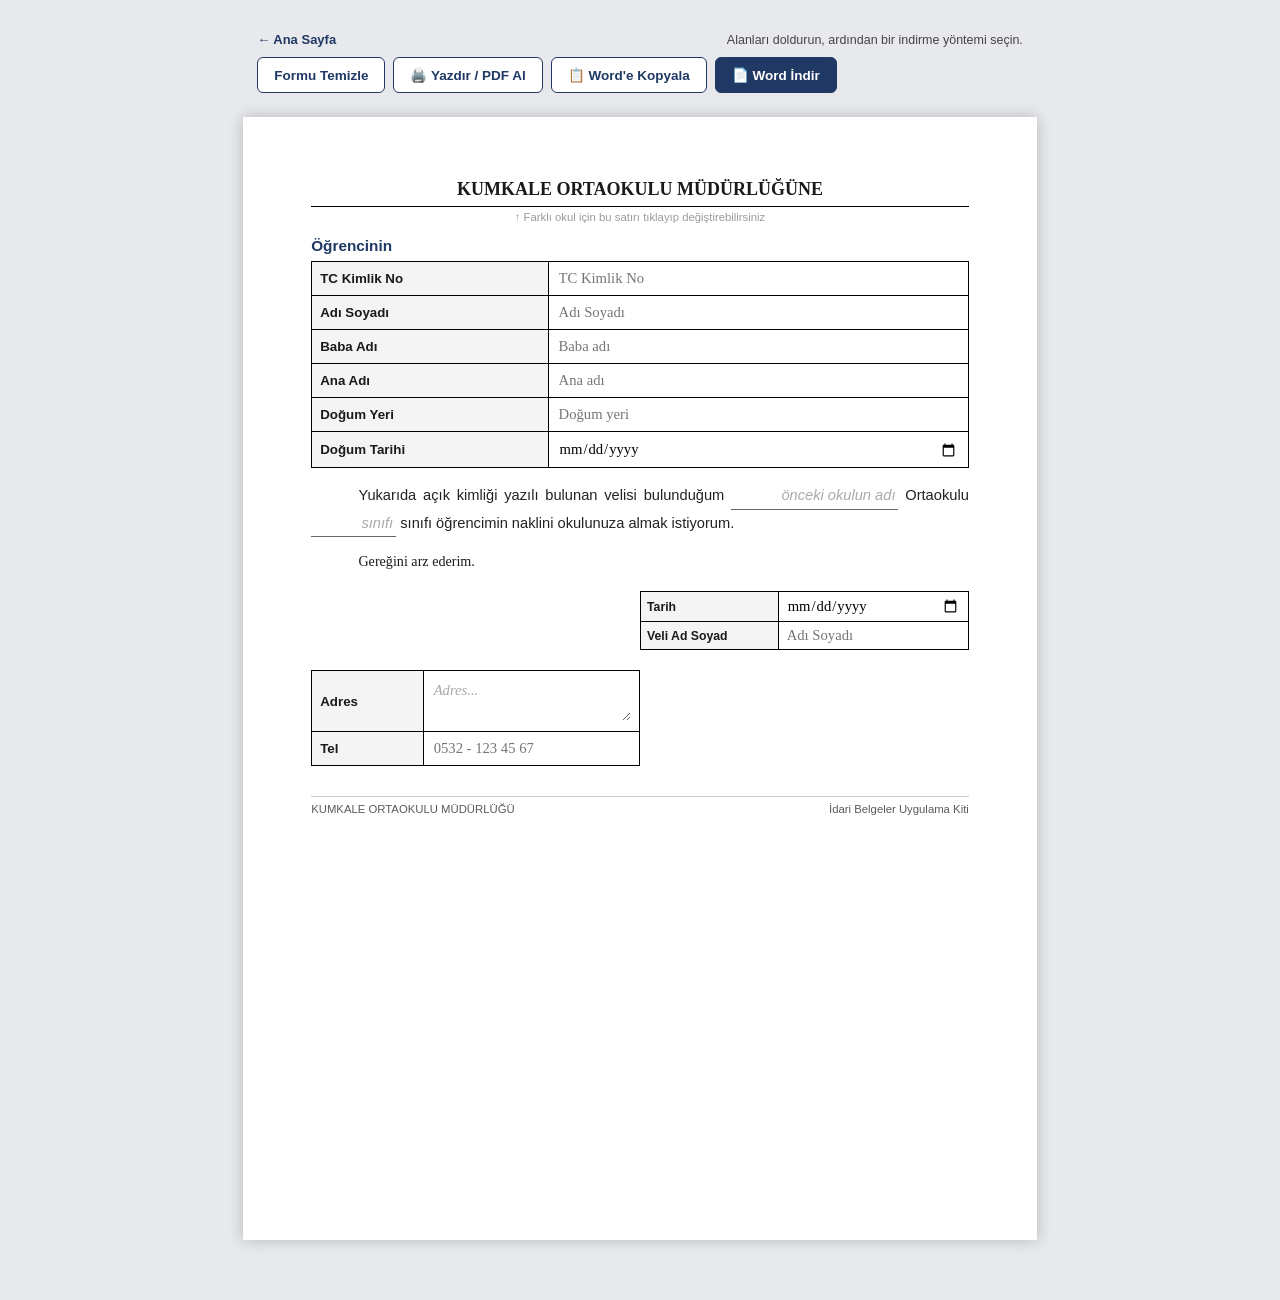
<file: belgeler/nakil-kayit-talep-dilekcesi.html>
<!DOCTYPE html>
<html lang="tr">
<head>
<meta charset="UTF-8">
<meta name="viewport" content="width=device-width, initial-scale=1">
<title>Nakil Yoluyla Kayıt Talep Dilekçesi</title>
<link rel="stylesheet" href="../assets/style.css">
<style>
  .doc-title{ text-align:center; font-size:13pt; color:var(--navy); margin: 2px 0 14px; }
  .section-title{ font-weight:bold; font-size:11.5pt; color:var(--navy); margin: 14px 0 6px; font-family: Arial, sans-serif; }
  .para{ font-size:11pt; line-height:1.8; text-align:justify; margin: 14px 0; text-indent: 1.25cm; }
  .closing-line{ margin: 10px 0 18px; }
  .sig-wrap{ width:50%; margin-left:50%; margin-top:16px; box-sizing:border-box; }
  .sig-wrap table.meta td{ padding:3px 6px; font-size:9.8pt; }
  .sig-wrap table.meta td.label{ font-size:9.2pt; width:42%; }
  .contact-block{ width:50%; margin-top:20px; }
  .contact-block table.meta td.label{ width:34%; }
</style>
</head>
<body>

  <div class="toolbar">
    <a class="back" href="../index.html">&larr; Ana Sayfa</a>
    <span class="hint">Alanları doldurun, ardından bir indirme yöntemi seçin.</span>
    <div class="btns">
      <button class="secondary" type="button" onclick="clearForm()">Formu Temizle</button>
      <button class="secondary" type="button" onclick="printForm()">🖨️ Yazdır / PDF Al</button>
      <button class="secondary" type="button" id="copyWordBtn" onclick="copyForWord()">📋 Word'e Kopyala</button>
      <button type="button" id="wordDownloadBtn" onclick="downloadWord()">📄 Word İndir</button>
    </div>
  </div>

  <div class="page">
    <div class="school-line" contenteditable="true" spellcheck="false" style="margin-bottom:4px;">KUMKALE ORTAOKULU MÜDÜRLÜĞÜNE</div>
    <div class="school-hint">↑ Farklı okul için bu satırı tıklayıp değiştirebilirsiniz</div>
    <div class="section-title">Öğrencinin</div>
    <table class="meta">
      <tr><td class="label" style="width:32%">TC Kimlik No</td><td><input type="text" inputmode="numeric" class="tc-field" placeholder="TC Kimlik No"></td></tr>
      <tr><td class="label">Adı Soyadı</td><td><input type="text" placeholder="Adı Soyadı"></td></tr>
      <tr><td class="label">Baba Adı</td><td><input type="text" placeholder="Baba adı"></td></tr>
      <tr><td class="label">Ana Adı</td><td><input type="text" placeholder="Ana adı"></td></tr>
      <tr><td class="label">Doğum Yeri</td><td><input type="text" placeholder="Doğum yeri"></td></tr>
      <tr><td class="label">Doğum Tarihi</td><td><input type="date"></td></tr>
    </table>
    <div class="para">
      Yukarıda açık kimliği yazılı bulunan velisi bulunduğum
      <span class="inline-fit" contenteditable="true" data-placeholder="önceki okulun adı" style="min-width:11em;"></span> Ortaokulu
      <span class="inline-fit" contenteditable="true" data-placeholder="sınıfı" style="min-width:3em;"></span> sınıfı öğrencimin
      naklini okulunuza almak istiyorum.
    </div>
    <div class="closing-line" contenteditable="true">Gereğini arz ederim.</div>
    <div class="sig-wrap">
      <table class="meta">
        <tr><td class="label">Tarih</td><td><input type="date"></td></tr>
        <tr><td class="label">Veli Ad Soyad</td><td><input type="text" placeholder="Adı Soyadı"></td></tr>
      </table>
    </div>
    <div class="contact-block">
      <table class="meta">
        <tr><td class="label">Adres</td><td><textarea rows="2" placeholder="Adres..."></textarea></td></tr>
        <tr><td class="label">Tel</td><td><input type="tel" placeholder="0532 - 123 45 67"></td></tr>
      </table>
    </div>
    <div class="foot">
      <span data-persist="okulAdi">…</span>
      <span>İdari Belgeler Uygulama Kiti</span>
    </div>
  </div>

<script src="../assets/app.js"></script>
<script src="../assets/docx-export.js"></script>
</body>
</html>
</file>
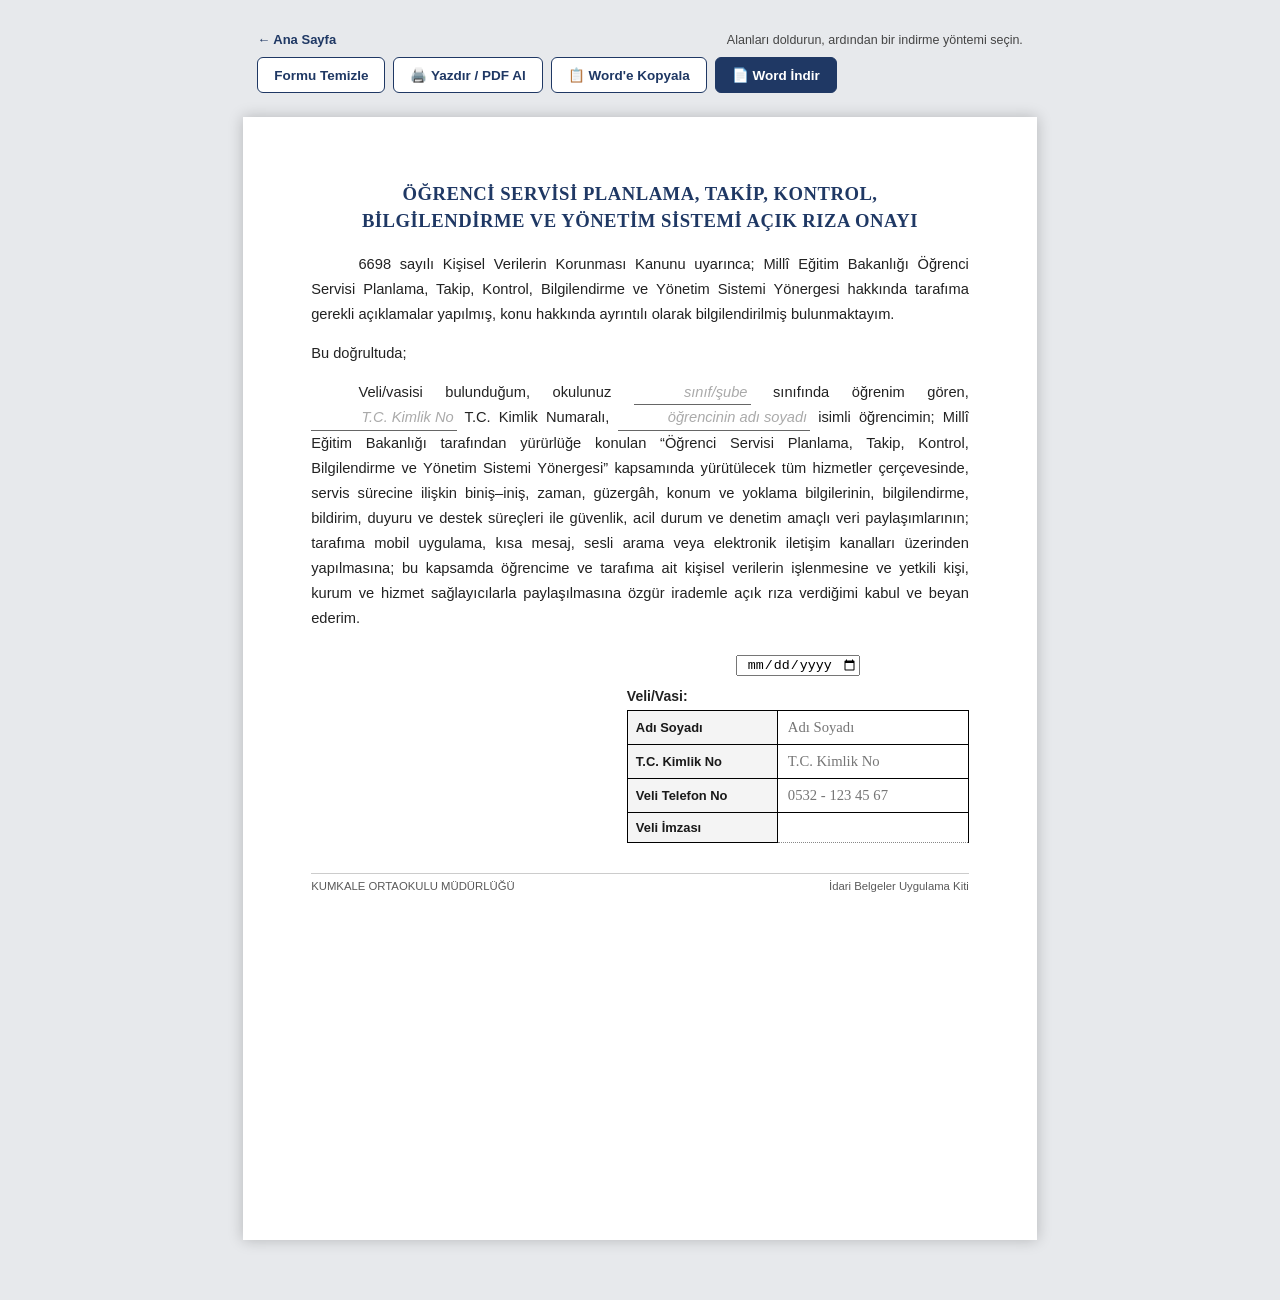
<file: belgeler/ogrenci-servisi-kvkk-onay.html>
<!DOCTYPE html>
<html lang="tr">
<head>
<meta charset="UTF-8">
<meta name="viewport" content="width=device-width, initial-scale=1">
<title>Öğrenci Servisi KVKK Açık Rıza Onayı</title>
<link rel="stylesheet" href="../assets/style.css">
<style>
  .doc-title{ text-align:center; font-size:14pt; line-height:1.4; color:var(--navy); margin: 4px 0 18px; }
  .para{ font-size:11pt; line-height:1.7; text-align:justify; margin: 14px 0; text-indent: 1.25cm; }
  .para.lead-in{ margin: 10px 0; text-indent: 0; }
  .sig-wrap{ width:52%; margin-left:48%; margin-top:24px; box-sizing:border-box; }
  .sig-wrap .sig-date-row{ text-align:center; margin-bottom:12px; }
  .sig-wrap .sig-date-row input[type=date]{ text-align:center; }
  .sig-heading{ font-weight:bold; margin-bottom:6px; font-family:Arial,sans-serif; font-size:10.5pt; color:#222; }
  table.sig-id td.label{ width:44%; font-size:9.7pt; }
  table.sig-id td{ font-size:10pt; }
  table.sig-id .imza-row-cell{ height: 30px; border-bottom: 1px dotted #888; }
  @media print{ table.sig-id .imza-row-cell{ border-bottom: 1px dotted #888; } }
</style>
</head>
<body>

  <div class="toolbar">
    <a class="back" href="../index.html">&larr; Ana Sayfa</a>
    <span class="hint">Alanları doldurun, ardından bir indirme yöntemi seçin.</span>
    <div class="btns">
      <button class="secondary" type="button" onclick="clearForm()">Formu Temizle</button>
      <button class="secondary" type="button" onclick="printForm()">🖨️ Yazdır / PDF Al</button>
      <button class="secondary" type="button" id="copyWordBtn" onclick="copyForWord()">📋 Word'e Kopyala</button>
      <button type="button" id="wordDownloadBtn" onclick="downloadWord()">📄 Word İndir</button>
    </div>
  </div>

  <div class="page">
    <h1 class="doc-title">ÖĞRENCİ SERVİSİ PLANLAMA, TAKİP, KONTROL,<br>BİLGİLENDİRME VE YÖNETİM SİSTEMİ AÇIK RIZA ONAYI</h1>
    <div class="para">6698 sayılı Kişisel Verilerin Korunması Kanunu uyarınca; Millî Eğitim Bakanlığı Öğrenci Servisi Planlama, Takip, Kontrol, Bilgilendirme ve Yönetim Sistemi Yönergesi hakkında tarafıma gerekli açıklamalar yapılmış, konu hakkında ayrıntılı olarak bilgilendirilmiş bulunmaktayım.</div>
    <div class="para lead-in">Bu doğrultuda;</div>
    <div class="para">
      Veli/vasisi bulunduğum, okulunuz <span class="inline-fit" contenteditable="true" data-placeholder="sınıf/şube"></span> sınıfında
      öğrenim gören, <span class="inline-fit tc-field" contenteditable="true" data-placeholder="T.C. Kimlik No" style="min-width:9em;"></span> T.C.
      Kimlik Numaralı, <span class="inline-fit" contenteditable="true" data-placeholder="öğrencinin adı soyadı" style="min-width:11em;"></span> isimli
      öğrencimin; Millî Eğitim Bakanlığı tarafından yürürlüğe konulan &ldquo;Öğrenci Servisi Planlama, Takip, Kontrol, Bilgilendirme ve
      Yönetim Sistemi Yönergesi&rdquo; kapsamında yürütülecek tüm hizmetler çerçevesinde, servis sürecine ilişkin biniş&ndash;iniş, zaman,
      güzergâh, konum ve yoklama bilgilerinin, bilgilendirme, bildirim, duyuru ve destek süreçleri ile güvenlik, acil durum ve denetim
      amaçlı veri paylaşımlarının; tarafıma mobil uygulama, kısa mesaj, sesli arama veya elektronik iletişim kanalları üzerinden
      yapılmasına; bu kapsamda öğrencime ve tarafıma ait kişisel verilerin işlenmesine ve yetkili kişi, kurum ve hizmet sağlayıcılarla
      paylaşılmasına özgür irademle açık rıza verdiğimi kabul ve beyan ederim.
    </div>
    <div class="sig-wrap">
      <div class="sig-date-row"><input type="date"></div>
      <div class="sig-heading">Veli/Vasi:</div>
      <table class="meta sig-id">
        <tr><td class="label">Adı Soyadı</td><td><input type="text" placeholder="Adı Soyadı"></td></tr>
        <tr><td class="label">T.C. Kimlik No</td><td><input type="text" inputmode="numeric" class="tc-field" placeholder="T.C. Kimlik No"></td></tr>
        <tr><td class="label">Veli Telefon No</td><td><input type="tel" placeholder="0532 - 123 45 67"></td></tr>
        <tr><td class="label">Veli İmzası</td><td class="imza-row-cell"></td></tr>
      </table>
    </div>
    <div class="foot">
      <span data-persist="okulAdi">…</span>
      <span>İdari Belgeler Uygulama Kiti</span>
    </div>
  </div>

<script src="../assets/app.js"></script>
<script src="../assets/docx-export.js"></script>
</body>
</html>
</file>
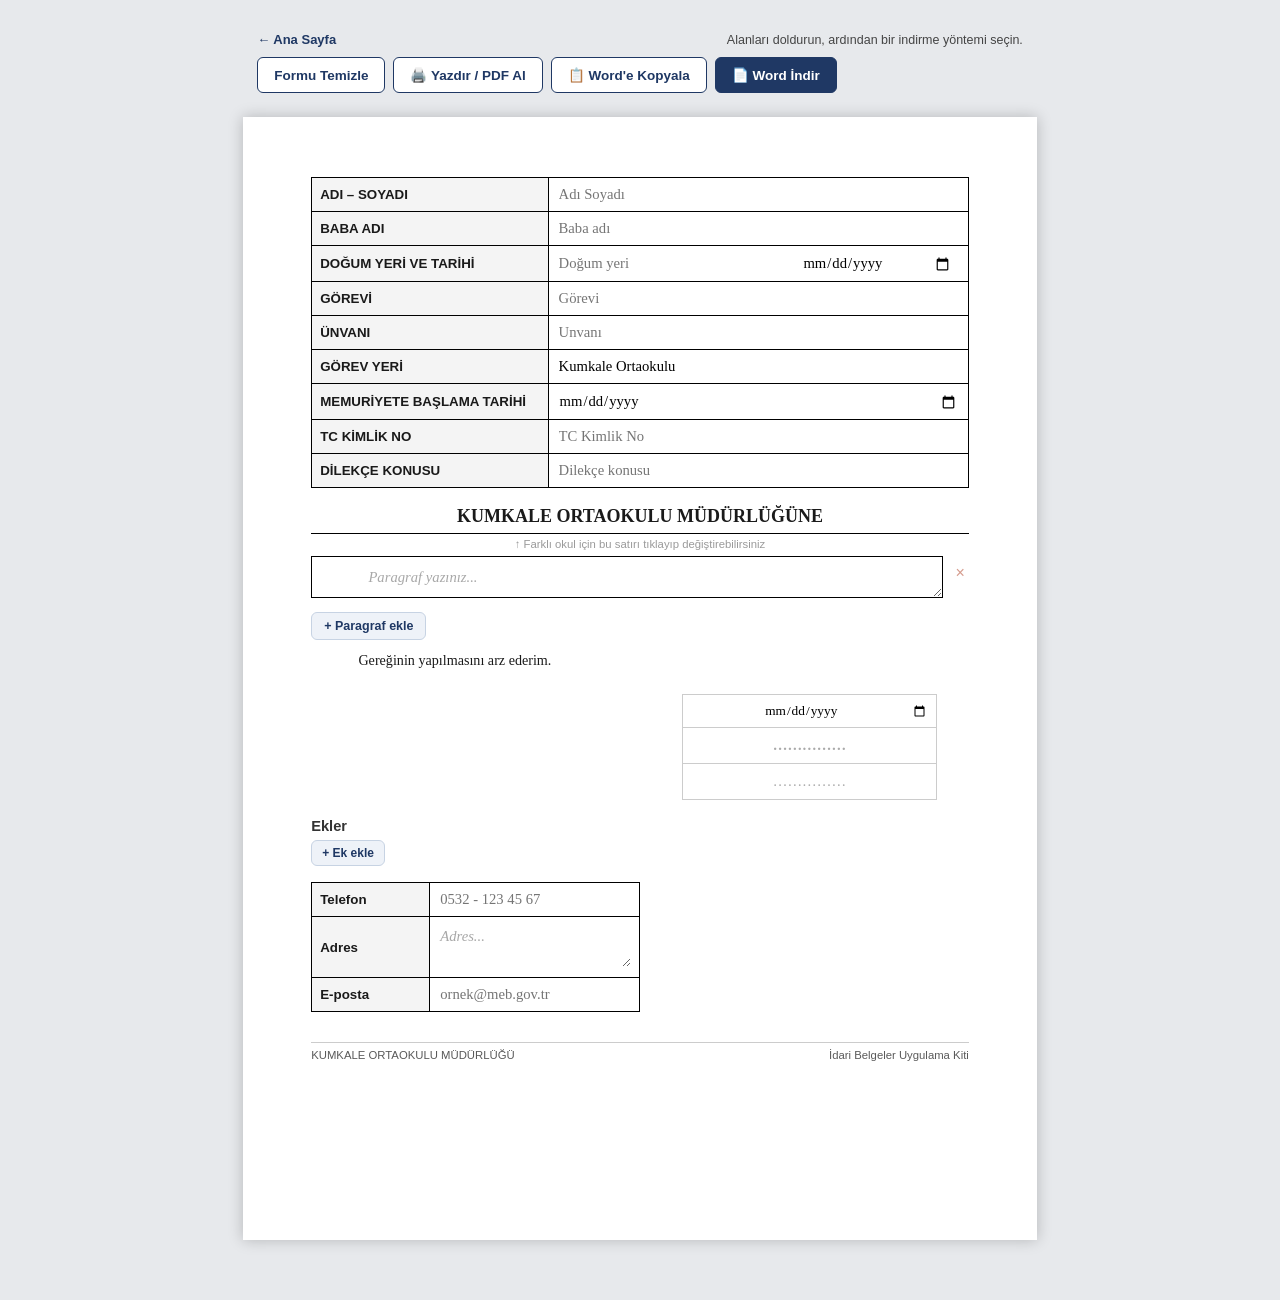
<file: belgeler/personel-dilekce.html>
<!DOCTYPE html>
<html lang="tr">
<head>
<meta charset="UTF-8">
<meta name="viewport" content="width=device-width, initial-scale=1">
<title>Personel Dilekçe Şablonu</title>
<link rel="stylesheet" href="../assets/style.css">
<style>
  .ident-table td.label{ width:32%; }
  .sig-wrap{ width:50%; margin-left:50%; margin-top:22px; box-sizing:border-box; padding-left:10px; }
  .sig-table{ width:80%; margin:0 auto; border-collapse:collapse; }
  .sig-table td{ text-align:center; border:1px solid #ccc; padding:7px 8px; font-size:10pt; }
  .sig-table .sig-name{ font-weight:bold; }
  .sig-table input[type=date]{ text-align:center; border:none; width:100%; font-family:inherit; font-size:inherit; }
  @media print{ .sig-table td{ border:none !important; } }
  .bottom-cols{ margin-top: 18px; }
  .half-width{ width:50%; }
  .contact-table{ margin-top:16px; }
  .contact-table td.label{ width:34%; }
</style>
</head>
<body>

  <div class="toolbar">
    <a class="back" href="../index.html">&larr; Ana Sayfa</a>
    <span class="hint">Alanları doldurun, ardından bir indirme yöntemi seçin.</span>
    <div class="btns">
      <button class="secondary" type="button" onclick="clearForm()">Formu Temizle</button>
      <button class="secondary" type="button" onclick="printForm()">🖨️ Yazdır / PDF Al</button>
      <button class="secondary" type="button" id="copyWordBtn" onclick="copyForWord()">📋 Word'e Kopyala</button>
      <button type="button" id="wordDownloadBtn" onclick="downloadWord()">📄 Word İndir</button>
    </div>
  </div>

  <div class="page">
    <table class="meta ident-table">
      <tr><td class="label" style="width:20%">ADI &ndash; SOYADI</td><td><input type="text" data-mirror="p_ad" placeholder="Adı Soyadı"></td></tr>
      <tr><td class="label" style="width:20%">BABA ADI</td><td><input type="text" data-mirror="p_baba" placeholder="Baba adı"></td></tr>
      <tr><td class="label">DOĞUM YERİ VE TARİHİ</td><td style="white-space:nowrap;"><input type="text" data-mirror="p_dogumyeri" placeholder="Doğum yeri" style="width:58%; display:inline-block;"><span style="display:inline-block;width:10px;"></span><input type="date" style="width:38%; display:inline-block;"></td></tr>
      <tr><td class="label" style="width:20%">GÖREVİ</td><td><input type="text" data-mirror="p_gorev" placeholder="Görevi"></td></tr>
      <tr><td class="label" style="width:20%">ÜNVANI</td><td><input type="text" data-mirror="p_unvan" placeholder="Unvanı"></td></tr>
      <tr><td class="label">GÖREV YERİ</td><td><input type="text" value="Kumkale Ortaokulu"></td></tr>
      <tr><td class="label" style="width:20%">MEMURİYETE BAŞLAMA TARİHİ</td><td><input type="date"></td></tr>
      <tr><td class="label" style="width:20%">TC KİMLİK NO</td><td><input type="text" inputmode="numeric" class="tc-field" data-mirror="p_tc" placeholder="TC Kimlik No"></td></tr>
      <tr><td class="label" style="width:20%">DİLEKÇE KONUSU</td><td><input type="text" data-mirror="p_konu" placeholder="Dilekçe konusu"></td></tr>
    </table>
    <div class="school-line" contenteditable="true" spellcheck="false" style="margin:16px 0 4px;">KUMKALE ORTAOKULU MÜDÜRLÜĞÜNE</div>
    <div class="school-hint">↑ Farklı okul için bu satırı tıklayıp değiştirebilirsiniz</div>
    <div class="paragraph-list" id="pList1">
      <div class="p-row"><textarea rows="3" placeholder="Paragraf yazınız..."></textarea><button type="button" class="p-remove">&times;</button></div>
    </div>
    <button type="button" class="paragraph-list-add" data-target="pList1">+ Paragraf ekle</button>
    <div class="closing-line" contenteditable="true">Gereğinin yapılmasını arz ederim.</div>
    <div class="sig-wrap">
      <table class="sig-table">
        <tr><td><input type="date"></td></tr>
        <tr><td class="sig-name"><span class="mirror-span" data-mirror-target="p_ad">……………</span></td></tr>
        <tr><td><span class="mirror-span" data-mirror-target="p_unvan">……………</span></td></tr>
      </table>
    </div>
    <div class="bottom-cols half-width">
    <div class="ekler-block" data-ekler-block>
      <div class="ekler-title">Ekler</div>
      <div class="ek-list" id="ekList1"></div>
      <button type="button" class="ekler-add" data-target="ekList1">+ Ek ekle</button>
    </div>
    <table class="meta contact-table">
      <tr><td class="label">Telefon</td><td><input type="tel" placeholder="0532 - 123 45 67"></td></tr>
      <tr><td class="label">Adres</td><td><textarea rows="2" placeholder="Adres..."></textarea></td></tr>
      <tr><td class="label">E-posta</td><td><input type="email" placeholder="ornek@meb.gov.tr"></td></tr>
    </table>
    </div>
    <div class="foot">
      <span data-persist="okulAdi">…</span>
      <span>İdari Belgeler Uygulama Kiti</span>
    </div>
  </div>

<script src="../assets/app.js"></script>
<script src="../assets/docx-export.js"></script>
</body>
</html>
</file>
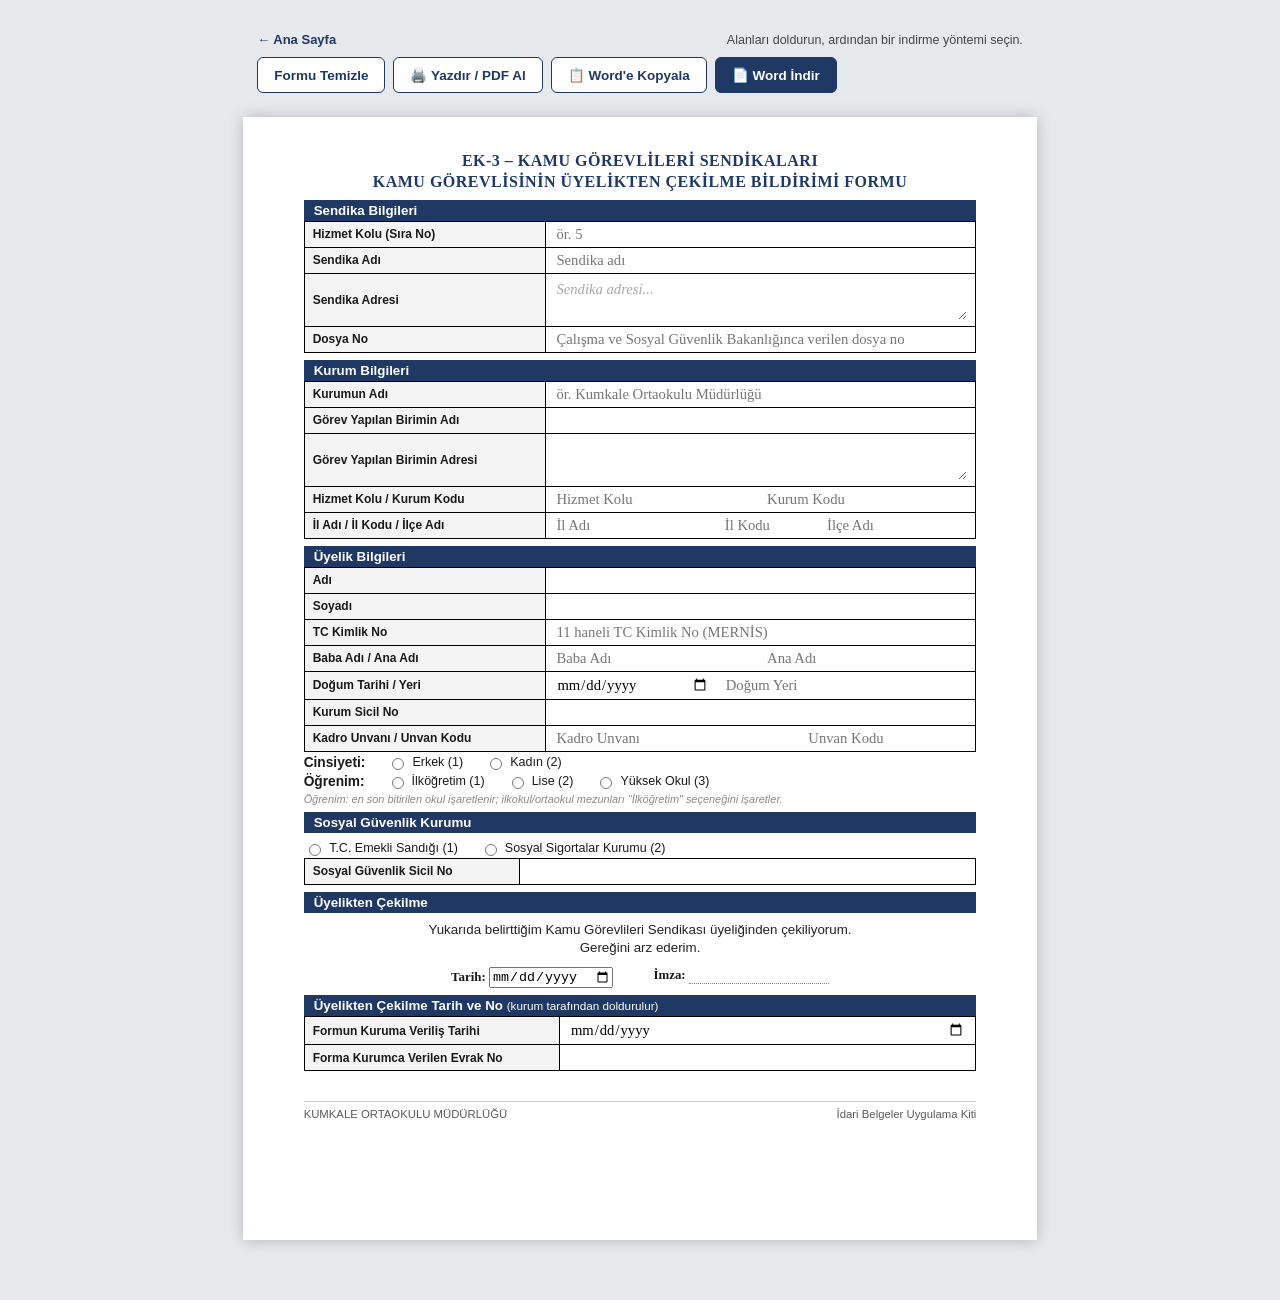
<file: belgeler/sendika-uyelikten-cekilme-formu.html>
<!DOCTYPE html>
<html lang="tr">
<head>
<meta charset="UTF-8">
<meta name="viewport" content="width=device-width, initial-scale=1">
<title>Sendika Üyelikten Çekilme Bildirimi Formu (EK-3)</title>
<link rel="stylesheet" href="../assets/style.css">
<style>
  .page{ padding: 9mm 16mm 8mm; }
  .doc-title{ text-align:center; font-size:12pt; color:var(--navy); margin: 0 0 2px; line-height:1.3; }
  .doc-subtitle{ text-align:center; font-size:9.5pt; color:#777; font-family:Arial,sans-serif; margin: 0 0 8px; }
  .section-title{ font-weight:bold; font-size:10pt; color:#fff; background:var(--navy); margin: 7px 0 0; padding:3px 10px; font-family: Arial, sans-serif; }
  table.meta.attach-title{ margin-top:0; margin-bottom:2px; }
  table.meta.attach-title td{ padding:2px 8px; font-size:9.6pt; }
  table.meta.attach-title td.label{ font-size:9pt; }
  .choice-row{ display:flex; gap: 22px; margin: 3px 0 4px; font-family: Arial, sans-serif; font-size:9.4pt; flex-wrap:wrap; align-items:center; }
  .choice-row label{ display:flex; align-items:center; gap:5px; cursor:pointer; white-space:nowrap; }
  .choice-row input{ width:12px; height:12px; accent-color: var(--navy); }
  .kurum-note{ font-size:8.2pt; color:#888; font-family:Arial,sans-serif; font-style:italic; margin:1px 0 3px; }
  .para{ font-size:10pt; line-height:1.4; text-align:center; margin: 8px 0 3px; }
  .closing-line{ text-align:center; margin: 2px 0 8px; }
  .sig-row{ display:flex; justify-content:center; gap:40px; margin-top: 9px; font-size:9.7pt; }
</style>
</head>
<body>

  <div class="toolbar">
    <a class="back" href="../index.html">&larr; Ana Sayfa</a>
    <span class="hint">Alanları doldurun, ardından bir indirme yöntemi seçin.</span>
    <div class="btns">
      <button class="secondary" type="button" onclick="clearForm()">Formu Temizle</button>
      <button class="secondary" type="button" onclick="printForm()">🖨️ Yazdır / PDF Al</button>
      <button class="secondary" type="button" id="copyWordBtn" onclick="copyForWord()">📋 Word'e Kopyala</button>
      <button type="button" id="wordDownloadBtn" onclick="downloadWord()">📄 Word İndir</button>
    </div>
  </div>

  <div class="page">
    <h1 class="doc-title">EK-3 &ndash; KAMU GÖREVLİLERİ SENDİKALARI<br>KAMU GÖREVLİSİNİN ÜYELİKTEN ÇEKİLME BİLDİRİMİ FORMU</h1>
    <div class="section-title">Sendika Bilgileri</div>
    <table class="meta attach-title">
      <tr><td class="label" style="width:32%">Hizmet Kolu (Sıra No)</td><td><input type="text" placeholder="ör. 5"></td></tr>
      <tr><td class="label">Sendika Adı</td><td><input type="text" placeholder="Sendika adı"></td></tr>
      <tr><td class="label">Sendika Adresi</td><td><textarea rows="2" placeholder="Sendika adresi..."></textarea></td></tr>
      <tr><td class="label">Dosya No</td><td><input type="text" placeholder="Çalışma ve Sosyal Güvenlik Bakanlığınca verilen dosya no"></td></tr>
    </table>
    <div class="section-title">Kurum Bilgileri</div>
    <table class="meta attach-title">
      <tr><td class="label" style="width:32%">Kurumun Adı</td><td><input type="text" placeholder="ör. Kumkale Ortaokulu Müdürlüğü"></td></tr>
      <tr><td class="label">Görev Yapılan Birimin Adı</td><td><input type="text"></td></tr>
      <tr><td class="label">Görev Yapılan Birimin Adresi</td><td><textarea rows="2"></textarea></td></tr>
      <tr><td class="label">Hizmet Kolu / Kurum Kodu</td><td style="white-space:nowrap;">
        <input type="text" placeholder="Hizmet Kolu" style="width:48%; display:inline-block;">
        <span style="display:inline-block;width:6px;"></span>
        <input type="text" placeholder="Kurum Kodu" style="width:38%; display:inline-block;">
      </td></tr>
      <tr><td class="label">İl Adı / İl Kodu / İlçe Adı</td><td style="white-space:nowrap;">
        <input type="text" placeholder="İl Adı" style="width:38%; display:inline-block;">
        <span style="display:inline-block;width:5px;"></span>
        <input type="text" placeholder="İl Kodu" style="width:22%; display:inline-block;">
        <span style="display:inline-block;width:5px;"></span>
        <input type="text" placeholder="İlçe Adı" style="width:28%; display:inline-block;">
      </td></tr>
    </table>
    <div class="section-title">Üyelik Bilgileri</div>
    <table class="meta attach-title">
      <tr><td class="label" style="width:32%">Adı</td><td><input type="text"></td></tr>
      <tr><td class="label">Soyadı</td><td><input type="text"></td></tr>
      <tr><td class="label">TC Kimlik No</td><td><input type="text" inputmode="numeric" class="tc-field" data-mirror="uye_tc" placeholder="11 haneli TC Kimlik No (MERNİS)"></td></tr>
      <tr><td class="label">Baba Adı / Ana Adı</td><td style="white-space:nowrap;">
        <input type="text" placeholder="Baba Adı" style="width:48%; display:inline-block;">
        <span style="display:inline-block;width:6px;"></span>
        <input type="text" placeholder="Ana Adı" style="width:38%; display:inline-block;">
      </td></tr>
      <tr><td class="label">Doğum Tarihi / Yeri</td><td style="white-space:nowrap;">
        <input type="date" style="width:38%; display:inline-block;">
        <span style="display:inline-block;width:6px;"></span>
        <input type="text" placeholder="Doğum Yeri" style="width:48%; display:inline-block;">
      </td></tr>
      <tr><td class="label">Kurum Sicil No</td><td><input type="text"></td></tr>
      <tr><td class="label">Kadro Unvanı / Unvan Kodu</td><td style="white-space:nowrap;">
        <input type="text" placeholder="Kadro Unvanı" style="width:58%; display:inline-block;">
        <span style="display:inline-block;width:6px;"></span>
        <input type="text" placeholder="Unvan Kodu" style="width:28%; display:inline-block;">
      </td></tr>
    </table>
    <div class="choice-row">
      <strong style="font-family:Arial,sans-serif; font-size:10.3pt;">Cinsiyeti:</strong>
      <label><input type="radio" name="cinsiyet"> Erkek (1)</label>
      <label><input type="radio" name="cinsiyet"> Kadın (2)</label>
    </div>
    <div class="choice-row">
      <strong style="font-family:Arial,sans-serif; font-size:10.3pt;">Öğrenim:</strong>
      <label><input type="radio" name="ogrenim"> İlköğretim (1)</label>
      <label><input type="radio" name="ogrenim"> Lise (2)</label>
      <label><input type="radio" name="ogrenim"> Yüksek Okul (3)</label>
    </div>
    <div class="kurum-note">Öğrenim: en son bitirilen okul işaretlenir; ilkokul/ortaokul mezunları "İlköğretim" seçeneğini işaretler.</div>
    <div class="section-title">Sosyal Güvenlik Kurumu</div>
    <table class="meta attach-title">
      <tr><td colspan="2" style="border:none; background:transparent; padding:8px 0 2px;">
        <div class="choice-row" style="margin:0;">
          <label><input type="radio" name="sgk"> T.C. Emekli Sandığı (1)</label>
          <label><input type="radio" name="sgk"> Sosyal Sigortalar Kurumu (2)</label>
        </div>
      </td></tr>
      <tr><td class="label" style="width:32%">Sosyal Güvenlik Sicil No</td><td><input type="text"></td></tr>
    </table>
    <div class="section-title">Üyelikten Çekilme</div>
    <div class="para">
      Yukarıda belirttiğim Kamu Görevlileri Sendikası üyeliğinden çekiliyorum.<br>Gereğini arz ederim.
    </div>
    <div class="sig-row">
      <div><strong>Tarih:</strong> <input type="date"></div>
      <div><strong>İmza:</strong> <span style="display:inline-block; width:140px; border-bottom:1px dotted #888;">&nbsp;</span></div>
    </div>
    <div class="section-title">Üyelikten Çekilme Tarih ve No <span style="font-weight:normal; font-size:8.8pt;">(kurum tarafından doldurulur)</span></div>
    <table class="meta attach-title">
      <tr><td class="label" style="width:38%">Formun Kuruma Veriliş Tarihi</td><td><input type="date"></td></tr>
      <tr><td class="label">Forma Kurumca Verilen Evrak No</td><td><input type="text"></td></tr>
    </table>
    <div class="foot">
      <span data-persist="okulAdi">…</span>
      <span>İdari Belgeler Uygulama Kiti</span>
    </div>
  </div>

<script src="../assets/app.js"></script>
<script src="../assets/docx-export.js"></script>
</body>
</html>
</file>
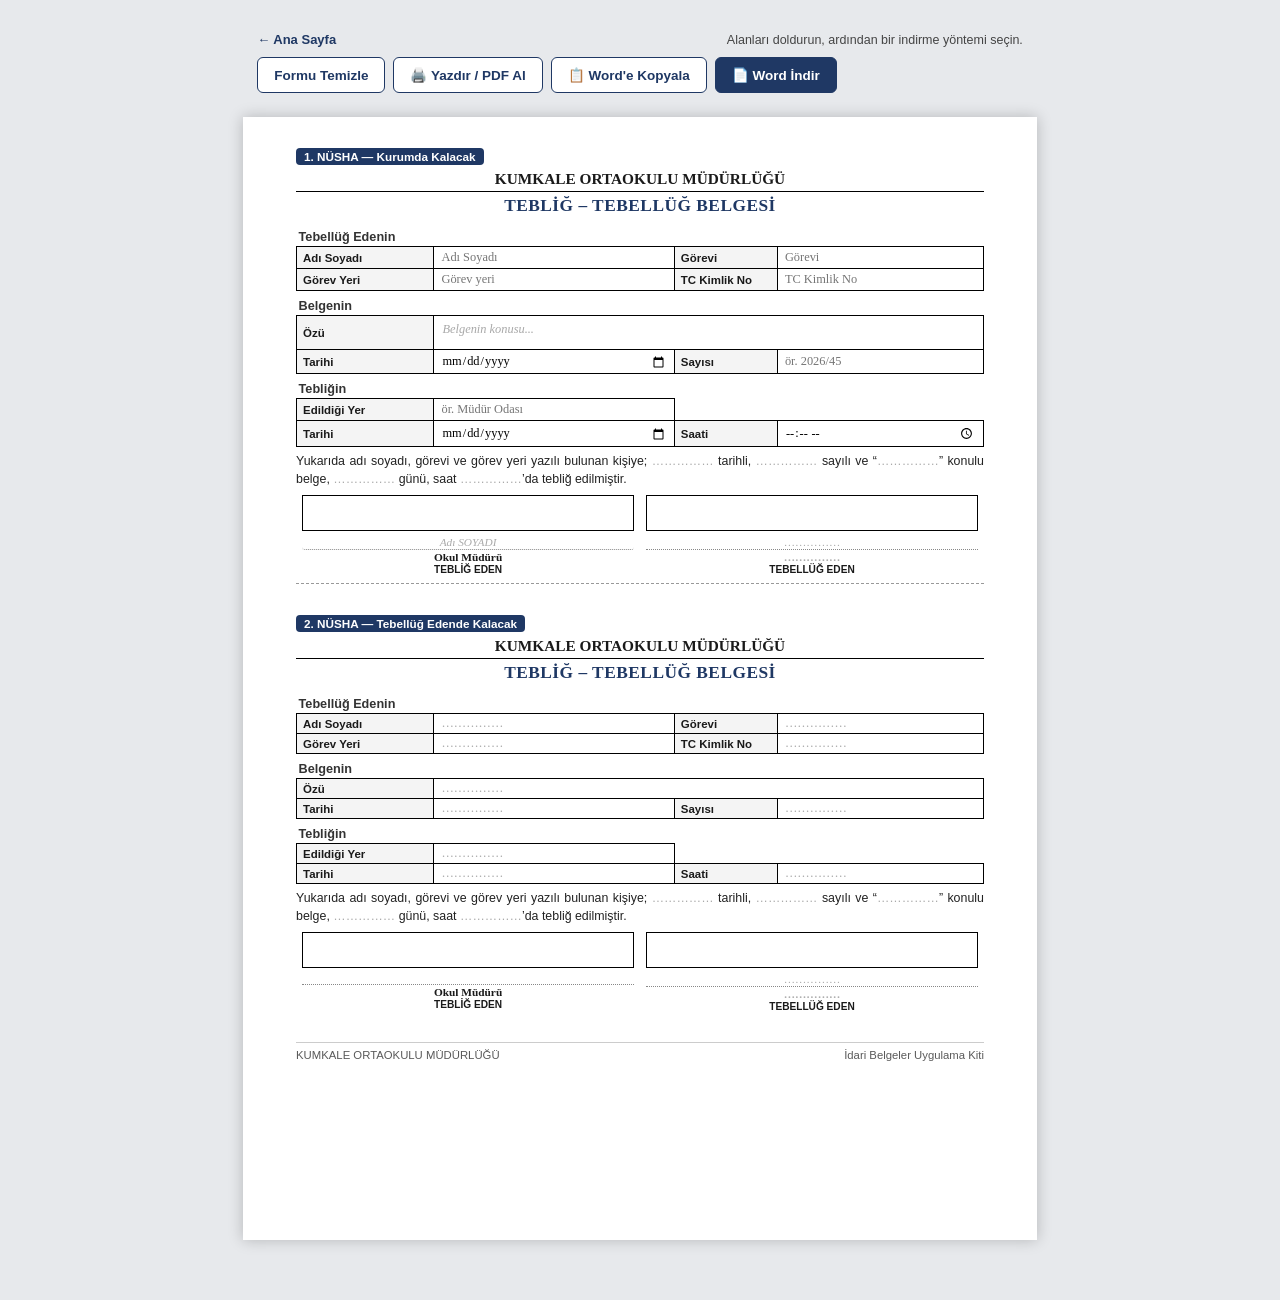
<file: belgeler/teblig-tebellug.html>
<!DOCTYPE html>
<html lang="tr">
<head>
<meta charset="UTF-8">
<meta name="viewport" content="width=device-width, initial-scale=1">
<title>Tebliğ – Tebellüğ Belgesi</title>
<link rel="stylesheet" href="../assets/style.css">
<style>
  /* Bu belge iki nüshayı tek A4 sayfaya sığdırmak için sıkıştırılmış ölçüler kullanır */
  .page{ padding: 8mm 14mm 6mm; }
  h1.doc-title{ text-align:center; font-size:13pt; margin:4px 0 6px; color:var(--navy); }
  .nusha-label{ margin-bottom: 4px; padding: 2px 8px; font-size:8.8pt; }
  table.meta.compact{ margin-bottom: 6px; }
  table.meta.compact td{ padding:2px 6px; font-size:9.3pt; }
  table.meta.compact td.label{ font-size:8.6pt; }
  table.meta.compact input{ font-size:9.3pt; padding:1px; }
  table.meta.compact td .mirror-span{ font-size:9.3pt; padding:1px; min-height:auto; display:inline; }
  table.meta.compact textarea{ font-size:9.3pt; padding:2px; width:100%; border:none; resize:none; overflow:hidden !important; font-family:inherit; min-height:1.3em; }
  .compact-para{ font-size:9.3pt; line-height:1.45; text-align:justify; margin:6px 0; font-family:Arial,sans-serif; color:#222; }
  table.imza.compact{ margin-top:6px; margin-bottom:0; }
  table.imza.compact .field-line{ font-size:8.5pt; padding:1px; min-height:1.1em; }
  table.imza.compact .field-line .mirror-span{ font-size:8.5pt; display:inline; min-height:auto; padding:0; }
  table.imza.compact .imza-label{ font-size:7.6pt; }
  .field-line{ display:block; text-align:center; border-bottom:1px dotted #888; padding:2px; min-height:1.2em; }
  .field-line.bold{ font-weight:bold; border-bottom:none; }
  .nusha-divider{ margin: 8px 0 0; }
  .school-line{ padding: 1px 4px 3px !important; }
  @media print{ .page{ padding: 6mm 12mm 13mm; } }
</style>
</head>
<body>

  <div class="toolbar">
    <a class="back" href="../index.html">&larr; Ana Sayfa</a>
    <span class="hint">Alanları doldurun, ardından bir indirme yöntemi seçin.</span>
    <div class="btns">
      <button class="secondary" type="button" onclick="clearForm()">Formu Temizle</button>
      <button class="secondary" type="button" onclick="printForm()">🖨️ Yazdır / PDF Al</button>
      <button class="secondary" type="button" id="copyWordBtn" onclick="copyForWord()">📋 Word'e Kopyala</button>
      <button type="button" id="wordDownloadBtn" onclick="downloadWord()">📄 Word İndir</button>
    </div>
  </div>

  <div class="page">
    <div class="nusha">
      <span class="nusha-label">1. NÜSHA — Kurumda Kalacak</span>
      <div class="school-line" data-persist="okulAdi" contenteditable="true" spellcheck="false" style="font-size:11.5pt; margin-bottom:2px;"></div>
      <h1 class="doc-title">TEBLİĞ &ndash; TEBELLÜĞ BELGESİ</h1>
    <table class="meta compact">
      <tr><td colspan="4" style="border:none; background:transparent; font-family:Arial,sans-serif; font-weight:bold; font-size:9.5pt; color:#333; padding:8px 2px 2px;">Tebellüğ Edenin</td></tr>
      <tr><td class="label" style="width:15%">Adı Soyadı</td><td style="width:35.0%"><input type="text" data-mirror="t_ad" placeholder="Adı Soyadı"></td><td class="label" style="width:15%">Görevi</td><td style="width:35.0%"><input type="text" data-mirror="t_gorev" placeholder="Görevi"></td></tr>
      <tr><td class="label" style="width:15%">Görev Yeri</td><td style="width:35.0%"><input type="text" data-mirror="t_gorevyeri" placeholder="Görev yeri"></td><td class="label" style="width:15%">TC Kimlik No</td><td style="width:35.0%"><input type="text" inputmode="numeric" class="tc-field" data-mirror="t_tc" placeholder="TC Kimlik No"></td></tr>
      <tr><td colspan="4" style="border:none; background:transparent; font-family:Arial,sans-serif; font-weight:bold; font-size:9.5pt; color:#333; padding:8px 2px 2px;">Belgenin</td></tr>
      <tr><td class="label" style="width:20%">Özü</td><td colspan="3"><textarea data-mirror="t_ozu" rows="1" placeholder="Belgenin konusu..."></textarea></td></tr>
      <tr><td class="label" style="width:15%">Tarihi</td><td style="width:35.0%"><input type="date" data-mirror="t_belgetarih" placeholder=""></td><td class="label" style="width:15%">Sayısı</td><td style="width:35.0%"><input type="text" data-mirror="t_sayi" placeholder="ör. 2026/45"></td></tr>
      <tr><td colspan="4" style="border:none; background:transparent; font-family:Arial,sans-serif; font-weight:bold; font-size:9.5pt; color:#333; padding:8px 2px 2px;">Tebliğin</td></tr>
      <tr><td class="label" style="width:20%">Edildiği Yer</td><td><input type="text" data-mirror="t_yer" placeholder="ör. Müdür Odası"></td></tr>
      <tr><td class="label" style="width:15%">Tarihi</td><td style="width:35.0%"><input type="date" data-mirror="t_tarih" placeholder=""></td><td class="label" style="width:15%">Saati</td><td style="width:35.0%"><input type="time" data-mirror="t_saat" placeholder=""></td></tr>
    </table>
    <div class="compact-para">
      Yukarıda adı soyadı, görevi ve görev yeri yazılı bulunan kişiye; <span class="mirror-span" data-mirror-target="t_belgetarih">……………</span> tarihli,
      <span class="mirror-span" data-mirror-target="t_sayi">……………</span> sayılı ve &ldquo;<span class="mirror-span" data-mirror-target="t_ozu">……………</span>&rdquo; konulu belge,
      <span class="mirror-span" data-mirror-target="t_tarih">……………</span> günü, saat <span class="mirror-span" data-mirror-target="t_saat">……………</span>&rsquo;da tebliğ edilmiştir.
    </div>
    <table class="imza compact">
      <tr>
        <td>
          <div class="imza-box" style="height:36px;"></div>
          <div class="field-line persist-field" data-persist="muduAdi" contenteditable="true" data-placeholder="Adı SOYADI"></div>
          <div class="field-line bold persist-field" data-persist="muduUnvani" contenteditable="true"></div>
          <div class="imza-label">TEBLİĞ EDEN</div>
        </td>
        <td>
          <div class="imza-box" style="height:36px;"></div>
          <div class="field-line"><span class="mirror-span" data-mirror-target="t_ad">……………</span></div>
          <div class="field-line bold"><span class="mirror-span" data-mirror-target="t_gorev">……………</span></div>
          <div class="imza-label">TEBELLÜĞ EDEN</div>
        </td>
      </tr>
    </table>
    </div>
    <hr class="nusha-divider">
    <div class="nusha-second-gap"></div>
    <div class="nusha">
      <span class="nusha-label">2. NÜSHA — Tebellüğ Edende Kalacak</span>
      <div class="school-line" data-persist="okulAdi" style="font-size:11.5pt; margin-bottom:2px; border-bottom:1px solid #000; text-align:center; font-weight:bold; text-transform:uppercase; padding-bottom:4px;"></div>
      <h1 class="doc-title">TEBLİĞ &ndash; TEBELLÜĞ BELGESİ</h1>
    <table class="meta compact">
      <tr><td colspan="4" style="border:none; background:transparent; font-family:Arial,sans-serif; font-weight:bold; font-size:9.5pt; color:#333; padding:8px 2px 2px;">Tebellüğ Edenin</td></tr>
      <tr><td class="label" style="width:15%">Adı Soyadı</td><td style="width:35.0%"><span class="mirror-span" data-mirror-target="t_ad">……………</span></td><td class="label" style="width:15%">Görevi</td><td style="width:35.0%"><span class="mirror-span" data-mirror-target="t_gorev">……………</span></td></tr>
      <tr><td class="label" style="width:15%">Görev Yeri</td><td style="width:35.0%"><span class="mirror-span" data-mirror-target="t_gorevyeri">……………</span></td><td class="label" style="width:15%">TC Kimlik No</td><td style="width:35.0%"><span class="mirror-span" data-mirror-target="t_tc">……………</span></td></tr>
      <tr><td colspan="4" style="border:none; background:transparent; font-family:Arial,sans-serif; font-weight:bold; font-size:9.5pt; color:#333; padding:8px 2px 2px;">Belgenin</td></tr>
      <tr><td class="label" style="width:20%">Özü</td><td colspan="3"><span class="mirror-span" data-mirror-target="t_ozu">……………</span></td></tr>
      <tr><td class="label" style="width:15%">Tarihi</td><td style="width:35.0%"><span class="mirror-span" data-mirror-target="t_belgetarih">……………</span></td><td class="label" style="width:15%">Sayısı</td><td style="width:35.0%"><span class="mirror-span" data-mirror-target="t_sayi">……………</span></td></tr>
      <tr><td colspan="4" style="border:none; background:transparent; font-family:Arial,sans-serif; font-weight:bold; font-size:9.5pt; color:#333; padding:8px 2px 2px;">Tebliğin</td></tr>
      <tr><td class="label" style="width:20%">Edildiği Yer</td><td><span class="mirror-span" data-mirror-target="t_yer">……………</span></td></tr>
      <tr><td class="label" style="width:15%">Tarihi</td><td style="width:35.0%"><span class="mirror-span" data-mirror-target="t_tarih">……………</span></td><td class="label" style="width:15%">Saati</td><td style="width:35.0%"><span class="mirror-span" data-mirror-target="t_saat">……………</span></td></tr>
    </table>
    <div class="compact-para">
      Yukarıda adı soyadı, görevi ve görev yeri yazılı bulunan kişiye; <span class="mirror-span" data-mirror-target="t_belgetarih">……………</span> tarihli,
      <span class="mirror-span" data-mirror-target="t_sayi">……………</span> sayılı ve &ldquo;<span class="mirror-span" data-mirror-target="t_ozu">……………</span>&rdquo; konulu belge,
      <span class="mirror-span" data-mirror-target="t_tarih">……………</span> günü, saat <span class="mirror-span" data-mirror-target="t_saat">……………</span>&rsquo;da tebliğ edilmiştir.
    </div>
    <table class="imza compact">
      <tr>
        <td>
          <div class="imza-box" style="height:36px;"></div>
          <div class="field-line" data-persist="muduAdi"></div>
          <div class="field-line bold" data-persist="muduUnvani"></div>
          <div class="imza-label">TEBLİĞ EDEN</div>
        </td>
        <td>
          <div class="imza-box" style="height:36px;"></div>
          <div class="field-line"><span class="mirror-span" data-mirror-target="t_ad">……………</span></div>
          <div class="field-line bold"><span class="mirror-span" data-mirror-target="t_gorev">……………</span></div>
          <div class="imza-label">TEBELLÜĞ EDEN</div>
        </td>
      </tr>
    </table>
    </div>
    <div class="foot">
      <span data-persist="okulAdi">…</span>
      <span>İdari Belgeler Uygulama Kiti</span>
    </div>
  </div>

<script src="../assets/app.js"></script>
<script src="../assets/docx-export.js"></script>
</body>
</html>
</file>
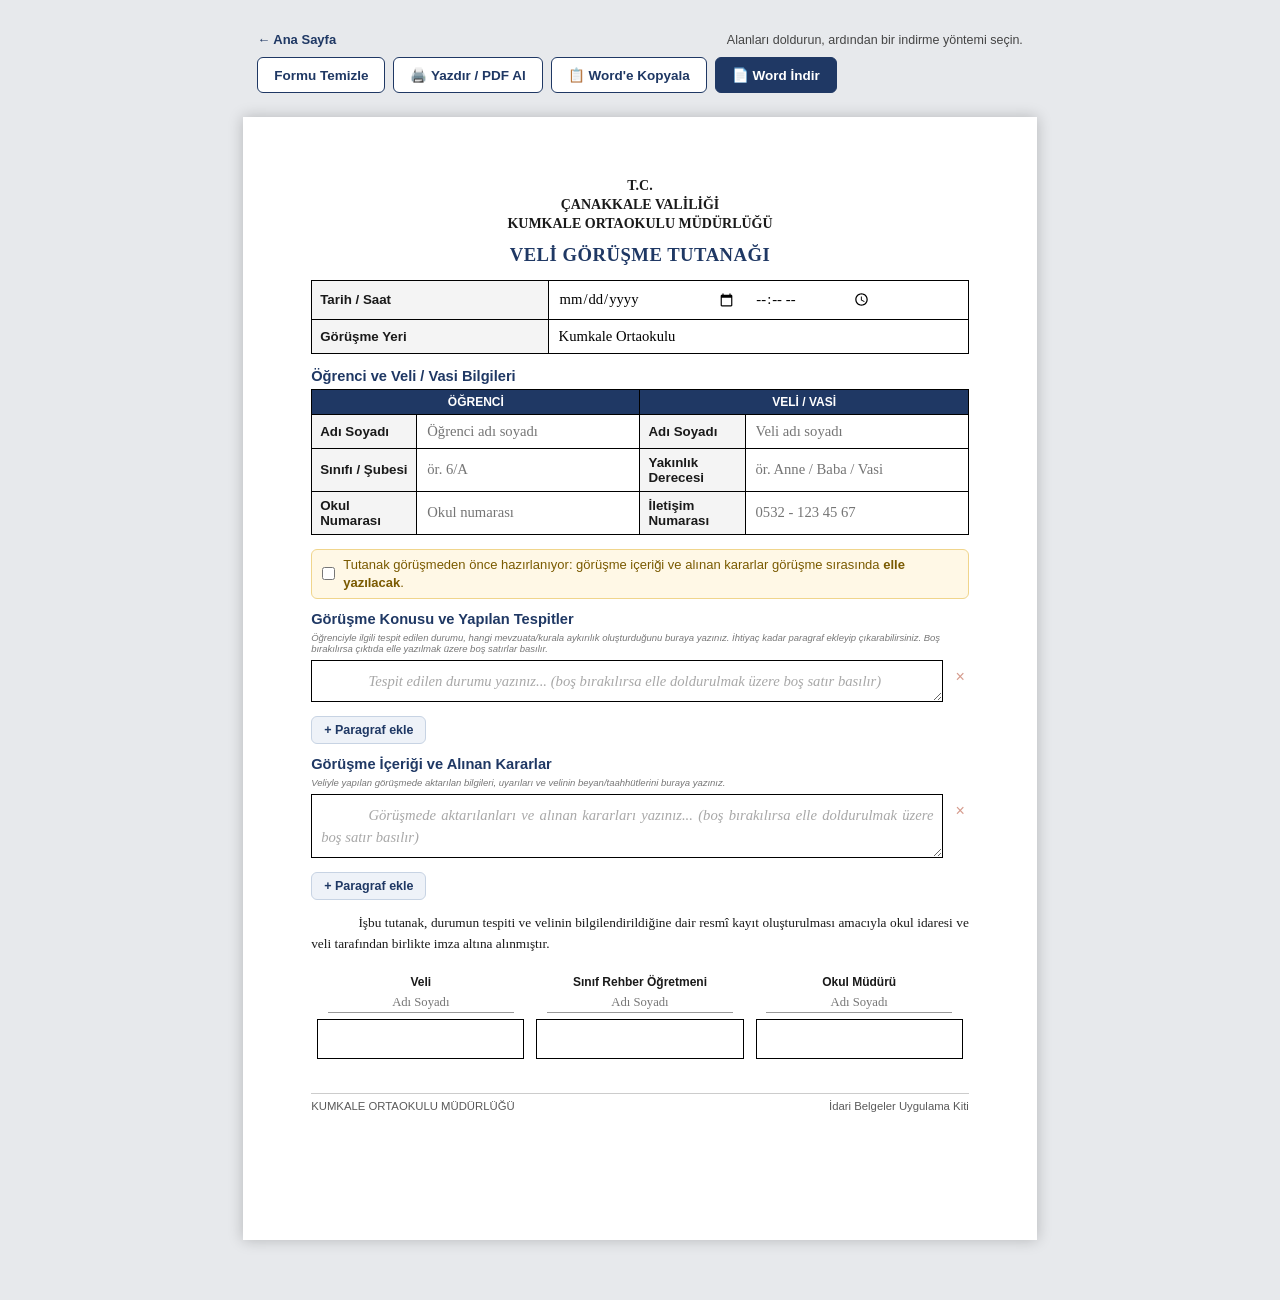
<file: belgeler/veli-gorusme-tutanagi.html>
<!DOCTYPE html>
<html lang="tr">
<head>
<meta charset="UTF-8">
<meta name="viewport" content="width=device-width, initial-scale=1">
<title>Veli Görüşme Tutanağı</title>
<link rel="stylesheet" href="../assets/style.css">
<style>
  .kurum-head{ text-align:center; font-size:10.5pt; font-weight:bold; line-height:1.35; margin-bottom:10px; outline:none; }
  .kurum-head[contenteditable]:hover{ background: var(--accent-bg); border-radius:4px; }
  .doc-title{ text-align:center; font-size:14pt; color:var(--navy); margin: 0 0 14px; }
  .section-title{ font-weight:bold; font-size:11pt; color:var(--navy); margin: 12px 0 5px; font-family: Arial, sans-serif; }
  .section-sub{ font-size:9.5px; color:#777; font-family:Arial,sans-serif; margin: 0 0 6px; font-style:italic; }
  .closing-line{ font-size:10pt; line-height:1.6; text-align:justify; margin: 12px 0 4px; }
  table.imza{ margin-top:20px; }
  table.imza .imza-label{ margin-bottom:4px; }
  table.imza input{ width:90%; text-align:center; border:none; border-bottom:1px solid #999; background:transparent; font-family:inherit; font-size:9.5pt; margin-bottom:6px; padding:2px; }
  table.imza .imza-box{ height:40px; }
  .ogrenci-veli-table{ table-layout:fixed; }
  .ogrenci-veli-table td.grup-baslik{
    text-align:center; font-family:Arial,sans-serif; font-weight:bold; font-size:9pt; color:#fff;
    background:var(--navy); padding:5px;
  }
  table.ogrenci-veli-table td.label{ width:16% !important; }
</style>
</head>
<body>

  <div class="toolbar">
    <a class="back" href="../index.html">&larr; Ana Sayfa</a>
    <span class="hint">Alanları doldurun, ardından bir indirme yöntemi seçin.</span>
    <div class="btns">
      <button class="secondary" type="button" onclick="clearForm()">Formu Temizle</button>
      <button class="secondary" type="button" onclick="printForm()">🖨️ Yazdır / PDF Al</button>
      <button class="secondary" type="button" id="copyWordBtn" onclick="copyForWord()">📋 Word'e Kopyala</button>
      <button type="button" id="wordDownloadBtn" onclick="downloadWord()">📄 Word İndir</button>
    </div>
  </div>

  <div class="page">
    <div class="kurum-head" contenteditable="true" spellcheck="false">T.C.<br>ÇANAKKALE VALİLİĞİ<br>KUMKALE ORTAOKULU MÜDÜRLÜĞÜ</div>
    <h1 class="doc-title">VELİ GÖRÜŞME TUTANAĞI</h1>
    <table class="meta">
      <tr><td class="label" style="width:28%">Tarih / Saat</td><td style="white-space:nowrap;">
        <input type="date" style="width:45%; display:inline-block;">
        <span style="display:inline-block;width:8px;"></span>
        <input type="time" style="width:30%; display:inline-block;">
      </td></tr>
      <tr><td class="label">Görüşme Yeri</td><td><input type="text" value="Kumkale Ortaokulu"></td></tr>
    </table>
    <div class="section-title">Öğrenci ve Veli / Vasi Bilgileri</div>
    <table class="meta ogrenci-veli-table">
      <colgroup><col style="width:16%"><col style="width:34%"><col style="width:16%"><col style="width:34%"></colgroup>
      <tr>
        <td colspan="2" class="grup-baslik">ÖĞRENCİ</td>
        <td colspan="2" class="grup-baslik">VELİ / VASİ</td>
      </tr>
      <tr>
        <td class="label">Adı Soyadı</td><td><input type="text" placeholder="Öğrenci adı soyadı"></td>
        <td class="label">Adı Soyadı</td><td><input type="text" placeholder="Veli adı soyadı"></td>
      </tr>
      <tr>
        <td class="label">Sınıfı / Şubesi</td><td><input type="text" placeholder="ör. 6/A"></td>
        <td class="label">Yakınlık Derecesi</td><td><input type="text" placeholder="ör. Anne / Baba / Vasi"></td>
      </tr>
      <tr>
        <td class="label">Okul Numarası</td><td><input type="text" placeholder="Okul numarası"></td>
        <td class="label">İletişim Numarası</td><td><input type="tel" placeholder="0532 - 123 45 67"></td>
      </tr>
    </table>
    <label class="manual-toggle manual-toggle-main"><input type="checkbox" id="gorusmeManuel"><span>Tutanak görüşmeden önce hazırlanıyor: görüşme içeriği ve alınan kararlar görüşme sırasında <b>elle yazılacak</b>.</span></label>

    <div class="section-title">Görüşme Konusu ve Yapılan Tespitler</div>
    <div class="section-sub">Öğrenciyle ilgili tespit edilen durumu, hangi mevzuata/kurala aykırılık oluşturduğunu buraya yazınız. İhtiyaç kadar paragraf ekleyip çıkarabilirsiniz. Boş bırakılırsa çıktıda elle yazılmak üzere boş satırlar basılır.</div>
    <div class="manual-fill" data-lines="4">
      <div class="paragraph-list" id="pList1">
        <div class="p-row"><textarea rows="3" placeholder="Tespit edilen durumu yazınız... (boş bırakılırsa elle doldurulmak üzere boş satır basılır)"></textarea><button type="button" class="p-remove">&times;</button></div>
      </div>
      <button type="button" class="paragraph-list-add" data-target="pList1">+ Paragraf ekle</button>
      <div class="manual-lines"></div>
    </div>
    <div class="section-title">Görüşme İçeriği ve Alınan Kararlar</div>
    <div class="section-sub">Veliyle yapılan görüşmede aktarılan bilgileri, uyarıları ve velinin beyan/taahhütlerini buraya yazınız.</div>
    <div class="manual-fill" data-lines="7" data-toggle="#gorusmeManuel">
      <div class="paragraph-list" id="pList2">
        <div class="p-row"><textarea rows="3" placeholder="Görüşmede aktarılanları ve alınan kararları yazınız... (boş bırakılırsa elle doldurulmak üzere boş satır basılır)"></textarea><button type="button" class="p-remove">&times;</button></div>
      </div>
      <button type="button" class="paragraph-list-add" data-target="pList2">+ Paragraf ekle</button>
      <div class="manual-lines"></div>
    </div>
    <div class="closing-line" contenteditable="true">İşbu tutanak, durumun tespiti ve velinin bilgilendirildiğine dair resmî kayıt oluşturulması amacıyla okul idaresi ve veli tarafından birlikte imza altına alınmıştır.</div>
    <table class="imza">
      <tr>
        <td>
          <div class="imza-label">Veli</div>
          <input type="text" placeholder="Adı Soyadı">
          <div class="imza-box"></div>
        </td>
        <td>
          <div class="imza-label">Sınıf Rehber Öğretmeni</div>
          <input type="text" placeholder="Adı Soyadı">
          <div class="imza-box"></div>
        </td>
        <td>
          <div class="imza-label">Okul Müdürü</div>
          <input type="text" placeholder="Adı Soyadı">
          <div class="imza-box"></div>
        </td>
      </tr>
    </table>
    <div class="foot">
      <span data-persist="okulAdi">…</span>
      <span>İdari Belgeler Uygulama Kiti</span>
    </div>
  </div>

<script src="../assets/app.js"></script>
<script src="../assets/docx-export.js"></script>
</body>
</html>
</file>
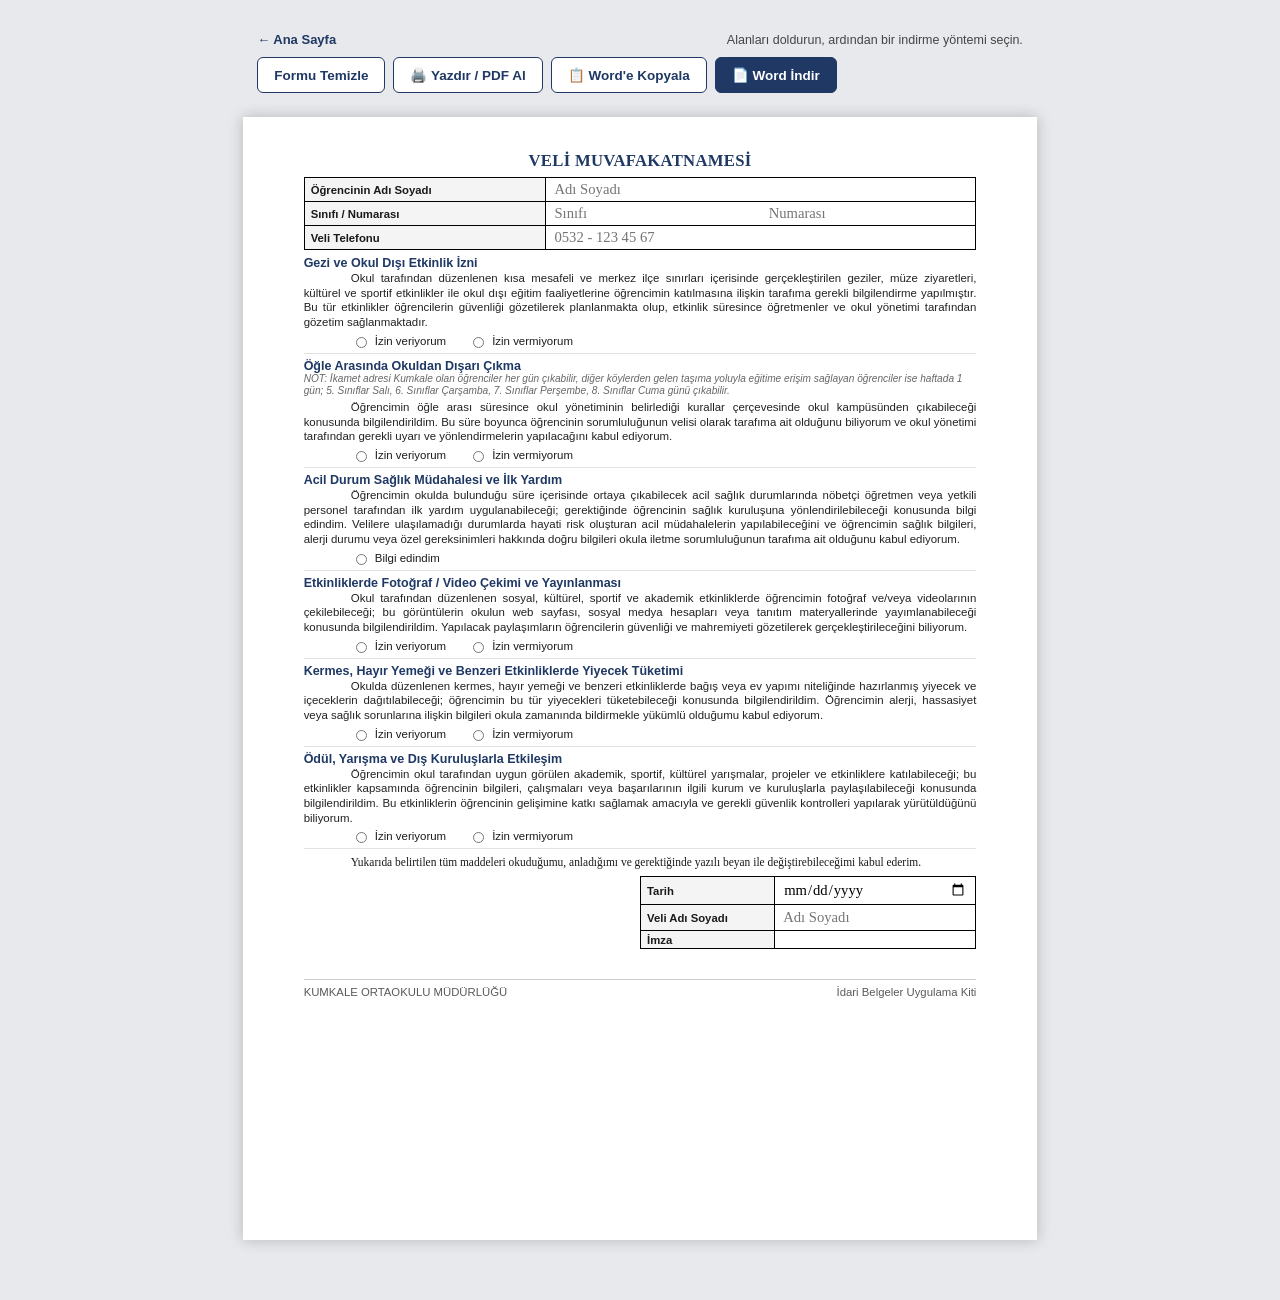
<file: belgeler/veli-muvafakatnamesi.html>
<!DOCTYPE html>
<html lang="tr">
<head>
<meta charset="UTF-8">
<meta name="viewport" content="width=device-width, initial-scale=1">
<title>Veli Muvafakatnamesi</title>
<link rel="stylesheet" href="../assets/style.css">
<style>
  .page{ padding: 9mm 16mm 8mm; }
  .doc-title{ text-align:center; font-size:12.5pt; color:var(--navy); margin: 0 0 6px; letter-spacing:.3px; }
  table.meta.ident-compact td{ padding:1px 6px; font-size:9.1pt; }
  table.meta.ident-compact td.label{ font-size:8.5pt; }
  table.meta.ident-compact{ margin-bottom:6px; }
  .para{ font-size:8.6pt; line-height:1.28; text-align:justify; margin: 1px 0 4px; text-indent: 1.25cm; }
  .section{ margin-top: 5px; }
  .section-heading{ font-weight:bold; font-size:9.4pt; color:var(--navy); margin: 0 0 1px; font-family: Arial, sans-serif; }
  .section-note{ font-size:7.6pt; color:#666; font-family:Arial,sans-serif; margin: -1px 0 3px; font-style:italic; line-height:1.2; }
  .choice-row{ display:flex; gap: 22px; margin: 1px 0 1px 1.25cm; font-family: Arial, sans-serif; font-size:8.6pt; flex-wrap:wrap; }
  .choice-row label{ display:flex; align-items:center; gap:5px; cursor:pointer; white-space:nowrap; flex:0 0 auto; }
  .choice-row input{ width:11px; height:11px; accent-color: var(--navy); }
  hr.section-rule{ border:none; border-top:1px solid #e2e2e2; margin: 5px 0 0; }
  .closing-line{ text-indent: 1.25cm; font-size:8.6pt; line-height:1.28; margin: 6px 0 4px; }
  .sig-wrap{ width:50%; margin-left:50%; margin-top:6px; box-sizing:border-box; page-break-inside: avoid; }
  .sig-wrap table.meta{ page-break-inside: avoid; }
  .sig-wrap table.meta td{ padding:2px 6px; font-size:9.1pt; }
  .sig-wrap table.meta td.label{ font-size:8.5pt; width:40%; }
  .sig-wrap .imza-row-cell{ height: 18px; }
  @media print{ .page{ padding: 7mm 15mm 11mm; } }
</style>
</head>
<body>

  <div class="toolbar">
    <a class="back" href="../index.html">&larr; Ana Sayfa</a>
    <span class="hint">Alanları doldurun, ardından bir indirme yöntemi seçin.</span>
    <div class="btns">
      <button class="secondary" type="button" onclick="clearForm()">Formu Temizle</button>
      <button class="secondary" type="button" onclick="printForm()">🖨️ Yazdır / PDF Al</button>
      <button class="secondary" type="button" id="copyWordBtn" onclick="copyForWord()">📋 Word'e Kopyala</button>
      <button type="button" id="wordDownloadBtn" onclick="downloadWord()">📄 Word İndir</button>
    </div>
  </div>

  <div class="page">
    <h1 class="doc-title">VELİ MUVAFAKATNAMESİ</h1>
    <table class="meta ident-compact">
      <tr><td class="label" style="width:32%">Öğrencinin Adı Soyadı</td><td><input type="text" placeholder="Adı Soyadı"></td></tr>
      <tr><td class="label">Sınıfı / Numarası</td><td style="white-space:nowrap;">
        <input type="text" placeholder="Sınıfı" style="width:48%; display:inline-block;">
        <span style="display:inline-block;width:8px;"></span>
        <input type="text" placeholder="Numarası" style="width:38%; display:inline-block;">
      </td></tr>
      <tr><td class="label">Veli Telefonu</td><td><input type="tel" placeholder="0532 - 123 45 67"></td></tr>
    </table>
    <div class="section">
      <div class="section-heading">Gezi ve Okul Dışı Etkinlik İzni</div>
      <div class="para">Okul tarafından düzenlenen kısa mesafeli ve merkez ilçe sınırları içerisinde gerçekleştirilen geziler, müze ziyaretleri, kültürel ve sportif etkinlikler ile okul dışı eğitim faaliyetlerine öğrencimin katılmasına ilişkin tarafıma gerekli bilgilendirme yapılmıştır. Bu tür etkinlikler öğrencilerin güvenliği gözetilerek planlanmakta olup, etkinlik süresince öğretmenler ve okul yönetimi tarafından gözetim sağlanmaktadır.</div>
      <div class="choice-row">
        <label><input type="radio" name="izin_gezi" value="evet"> İzin veriyorum</label>
        <label><input type="radio" name="izin_gezi" value="hayir"> İzin vermiyorum</label>
      </div>
    </div>
    <hr class="section-rule">
    <div class="section">
      <div class="section-heading">Öğle Arasında Okuldan Dışarı Çıkma</div>
      <div class="section-note">NOT: İkamet adresi Kumkale olan öğrenciler her gün çıkabilir, diğer köylerden gelen taşıma yoluyla eğitime erişim sağlayan öğrenciler ise haftada 1 gün; 5. Sınıflar Salı, 6. Sınıflar Çarşamba, 7. Sınıflar Perşembe, 8. Sınıflar Cuma günü çıkabilir.</div>
      <div class="para">Öğrencimin öğle arası süresince okul yönetiminin belirlediği kurallar çerçevesinde okul kampüsünden çıkabileceği konusunda bilgilendirildim. Bu süre boyunca öğrencinin sorumluluğunun velisi olarak tarafıma ait olduğunu biliyorum ve okul yönetimi tarafından gerekli uyarı ve yönlendirmelerin yapılacağını kabul ediyorum.</div>
      <div class="choice-row">
        <label><input type="radio" name="izin_ogle" value="evet"> İzin veriyorum</label>
        <label><input type="radio" name="izin_ogle" value="hayir"> İzin vermiyorum</label>
      </div>
    </div>
    <hr class="section-rule">
    <div class="section">
      <div class="section-heading">Acil Durum Sağlık Müdahalesi ve İlk Yardım</div>
      <div class="para">Öğrencimin okulda bulunduğu süre içerisinde ortaya çıkabilecek acil sağlık durumlarında nöbetçi öğretmen veya yetkili personel tarafından ilk yardım uygulanabileceği; gerektiğinde öğrencinin sağlık kuruluşuna yönlendirilebileceği konusunda bilgi edindim. Velilere ulaşılamadığı durumlarda hayati risk oluşturan acil müdahalelerin yapılabileceğini ve öğrencimin sağlık bilgileri, alerji durumu veya özel gereksinimleri hakkında doğru bilgileri okula iletme sorumluluğunun tarafıma ait olduğunu kabul ediyorum.</div>
      <div class="choice-row">
        <label><input type="radio" name="izin_saglik" value="evet"> Bilgi edindim</label>
      </div>
    </div>
    <hr class="section-rule">
    <div class="section">
      <div class="section-heading">Etkinliklerde Fotoğraf / Video Çekimi ve Yayınlanması</div>
      <div class="para">Okul tarafından düzenlenen sosyal, kültürel, sportif ve akademik etkinliklerde öğrencimin fotoğraf ve/veya videolarının çekilebileceği; bu görüntülerin okulun web sayfası, sosyal medya hesapları veya tanıtım materyallerinde yayımlanabileceği konusunda bilgilendirildim. Yapılacak paylaşımların öğrencilerin güvenliği ve mahremiyeti gözetilerek gerçekleştirileceğini biliyorum.</div>
      <div class="choice-row">
        <label><input type="radio" name="izin_foto" value="evet"> İzin veriyorum</label>
        <label><input type="radio" name="izin_foto" value="hayir"> İzin vermiyorum</label>
      </div>
    </div>
    <hr class="section-rule">
    <div class="section">
      <div class="section-heading">Kermes, Hayır Yemeği ve Benzeri Etkinliklerde Yiyecek Tüketimi</div>
      <div class="para">Okulda düzenlenen kermes, hayır yemeği ve benzeri etkinliklerde bağış veya ev yapımı niteliğinde hazırlanmış yiyecek ve içeceklerin dağıtılabileceği; öğrencimin bu tür yiyecekleri tüketebileceği konusunda bilgilendirildim. Öğrencimin alerji, hassasiyet veya sağlık sorunlarına ilişkin bilgileri okula zamanında bildirmekle yükümlü olduğumu kabul ediyorum.</div>
      <div class="choice-row">
        <label><input type="radio" name="izin_kermes" value="evet"> İzin veriyorum</label>
        <label><input type="radio" name="izin_kermes" value="hayir"> İzin vermiyorum</label>
      </div>
    </div>
    <hr class="section-rule">
    <div class="section">
      <div class="section-heading">Ödül, Yarışma ve Dış Kuruluşlarla Etkileşim</div>
      <div class="para">Öğrencimin okul tarafından uygun görülen akademik, sportif, kültürel yarışmalar, projeler ve etkinliklere katılabileceği; bu etkinlikler kapsamında öğrencinin bilgileri, çalışmaları veya başarılarının ilgili kurum ve kuruluşlarla paylaşılabileceği konusunda bilgilendirildim. Bu etkinliklerin öğrencinin gelişimine katkı sağlamak amacıyla ve gerekli güvenlik kontrolleri yapılarak yürütüldüğünü biliyorum.</div>
      <div class="choice-row">
        <label><input type="radio" name="izin_odul" value="evet"> İzin veriyorum</label>
        <label><input type="radio" name="izin_odul" value="hayir"> İzin vermiyorum</label>
      </div>
    </div>
    <hr class="section-rule">
    <div class="closing-line" contenteditable="true">Yukarıda belirtilen tüm maddeleri okuduğumu, anladığımı ve gerektiğinde yazılı beyan ile değiştirebileceğimi kabul ederim.</div>
    <div class="sig-wrap">
      <table class="meta">
        <tr><td class="label">Tarih</td><td><input type="date"></td></tr>
        <tr><td class="label">Veli Adı Soyadı</td><td><input type="text" placeholder="Adı Soyadı"></td></tr>
        <tr><td class="label">İmza</td><td class="imza-row-cell"></td></tr>
      </table>
    </div>
    <div class="foot">
      <span data-persist="okulAdi">…</span>
      <span>İdari Belgeler Uygulama Kiti</span>
    </div>
  </div>

<script src="../assets/app.js"></script>
<script src="../assets/docx-export.js"></script>
</body>
</html>
</file>
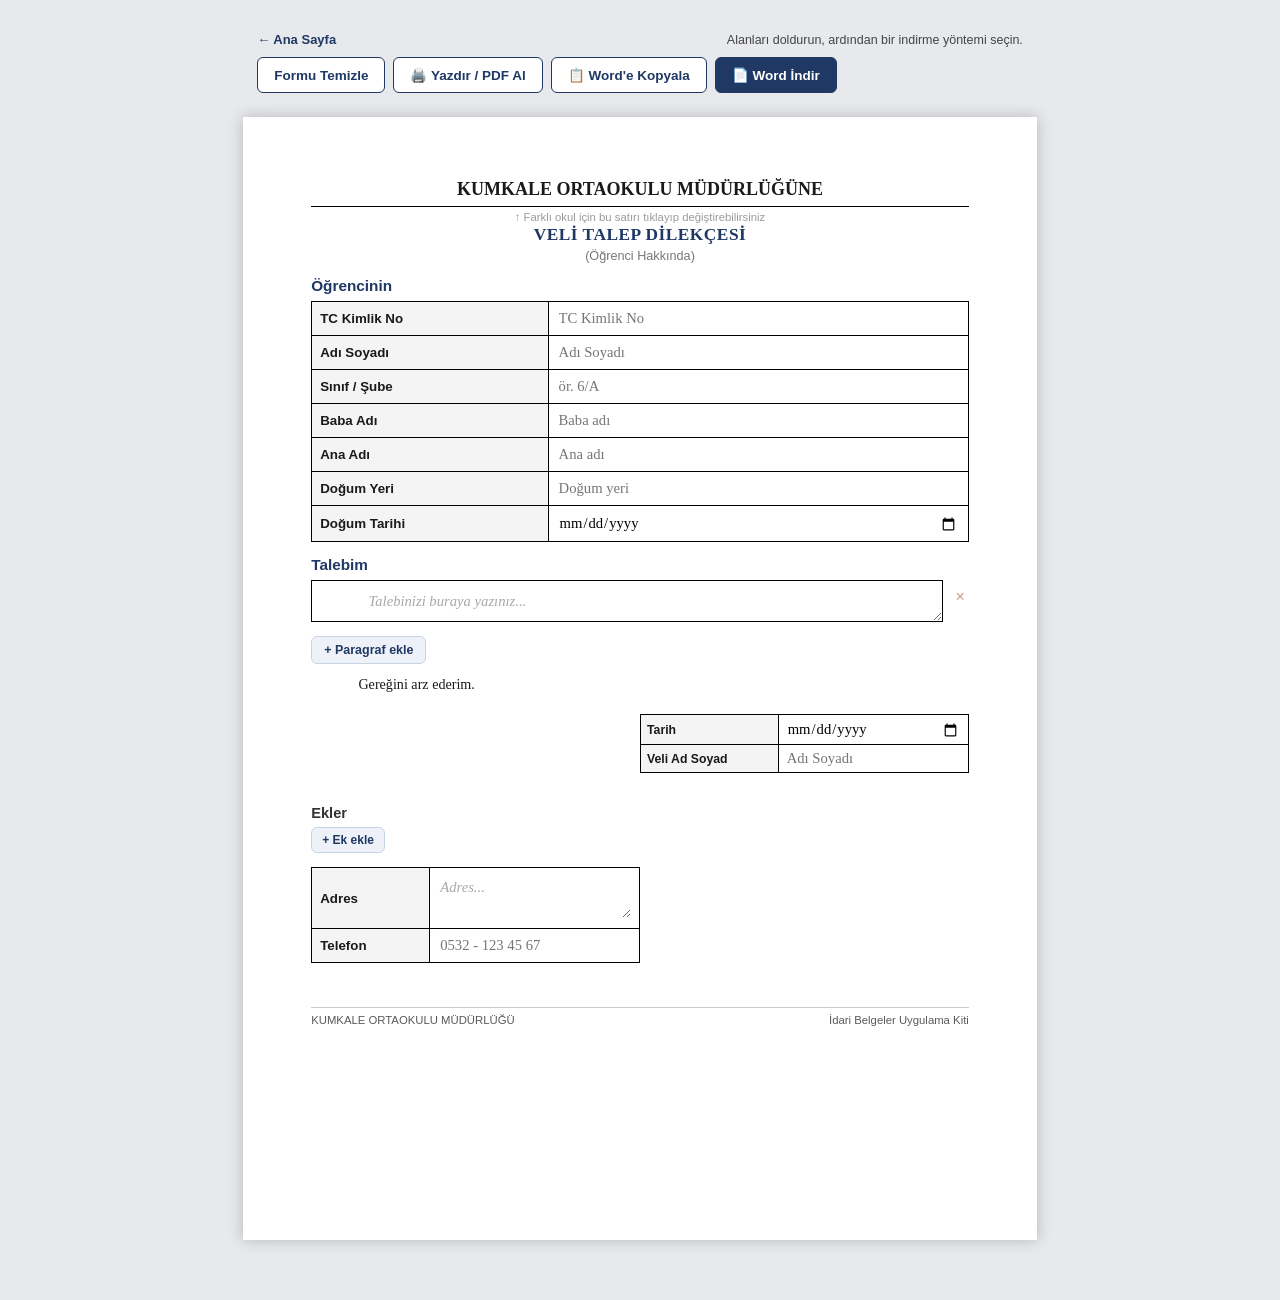
<file: belgeler/veli-talep-dilekcesi.html>
<!DOCTYPE html>
<html lang="tr">
<head>
<meta charset="UTF-8">
<meta name="viewport" content="width=device-width, initial-scale=1">
<title>Veli Talep Dilekçesi (Öğrenci Hakkında)</title>
<link rel="stylesheet" href="../assets/style.css">
<style>
  .doc-title{ text-align:center; font-size:13pt; color:var(--navy); margin: 2px 0 4px; }
  .doc-subtitle{ text-align:center; font-size:9.5pt; color:#777; font-family:Arial,sans-serif; margin: 0 0 14px; }
  .section-title{ font-weight:bold; font-size:11.5pt; color:var(--navy); margin: 14px 0 6px; font-family: Arial, sans-serif; }
  .closing-line{ margin: 10px 0 18px; }
  .sig-wrap{ width:50%; margin-left:50%; margin-top:16px; box-sizing:border-box; }
  .sig-wrap table.meta td{ padding:3px 6px; font-size:9.8pt; }
  .sig-wrap table.meta td.label{ font-size:9.2pt; width:42%; }
  .bottom-cols{ margin-top: 18px; display:flex; gap:24px; align-items:flex-start; }
  .half-width{ width:50%; flex:0 0 50%; }
  .contact-table{ margin-top:14px; }
  .contact-table td.label{ width:34%; }
</style>
</head>
<body>

  <div class="toolbar">
    <a class="back" href="../index.html">&larr; Ana Sayfa</a>
    <span class="hint">Alanları doldurun, ardından bir indirme yöntemi seçin.</span>
    <div class="btns">
      <button class="secondary" type="button" onclick="clearForm()">Formu Temizle</button>
      <button class="secondary" type="button" onclick="printForm()">🖨️ Yazdır / PDF Al</button>
      <button class="secondary" type="button" id="copyWordBtn" onclick="copyForWord()">📋 Word'e Kopyala</button>
      <button type="button" id="wordDownloadBtn" onclick="downloadWord()">📄 Word İndir</button>
    </div>
  </div>

  <div class="page">
    <div class="school-line" contenteditable="true" spellcheck="false" style="margin-bottom:4px;">KUMKALE ORTAOKULU MÜDÜRLÜĞÜNE</div>
    <div class="school-hint">↑ Farklı okul için bu satırı tıklayıp değiştirebilirsiniz</div>
    <h1 class="doc-title">VELİ TALEP DİLEKÇESİ</h1>
    <div class="doc-subtitle">(Öğrenci Hakkında)</div>
    <div class="section-title">Öğrencinin</div>
    <table class="meta">
      <tr><td class="label" style="width:32%">TC Kimlik No</td><td><input type="text" inputmode="numeric" class="tc-field" placeholder="TC Kimlik No"></td></tr>
      <tr><td class="label">Adı Soyadı</td><td><input type="text" placeholder="Adı Soyadı"></td></tr>
      <tr><td class="label">Sınıf / Şube</td><td><input type="text" placeholder="ör. 6/A"></td></tr>
      <tr><td class="label">Baba Adı</td><td><input type="text" placeholder="Baba adı"></td></tr>
      <tr><td class="label">Ana Adı</td><td><input type="text" placeholder="Ana adı"></td></tr>
      <tr><td class="label">Doğum Yeri</td><td><input type="text" placeholder="Doğum yeri"></td></tr>
      <tr><td class="label">Doğum Tarihi</td><td><input type="date"></td></tr>
    </table>
    <div class="section-title">Talebim</div>
    <div class="paragraph-list" id="pList1">
      <div class="p-row"><textarea rows="3" placeholder="Talebinizi buraya yazınız..."></textarea><button type="button" class="p-remove">&times;</button></div>
    </div>
    <button type="button" class="paragraph-list-add" data-target="pList1">+ Paragraf ekle</button>
    <div class="closing-line" contenteditable="true">Gereğini arz ederim.</div>
    <div class="sig-wrap">
      <table class="meta">
        <tr><td class="label">Tarih</td><td><input type="date"></td></tr>
        <tr><td class="label">Veli Ad Soyad</td><td><input type="text" placeholder="Adı Soyadı"></td></tr>
      </table>
    </div>
    <div class="bottom-cols">
      <div class="half-width">
    <div class="ekler-block" data-ekler-block>
      <div class="ekler-title">Ekler</div>
      <div class="ek-list" id="ekList1"></div>
      <button type="button" class="ekler-add" data-target="ekList1">+ Ek ekle</button>
    </div>
    <table class="meta contact-table">
      <tr><td class="label">Adres</td><td><textarea rows="2" placeholder="Adres..."></textarea></td></tr>
      <tr><td class="label">Telefon</td><td><input type="tel" placeholder="0532 - 123 45 67"></td></tr>
    </table>
      </div>
      <div class="half-width"></div>
    </div>
    <div class="foot">
      <span data-persist="okulAdi">…</span>
      <span>İdari Belgeler Uygulama Kiti</span>
    </div>
  </div>

<script src="../assets/app.js"></script>
<script src="../assets/docx-export.js"></script>
</body>
</html>
</file>
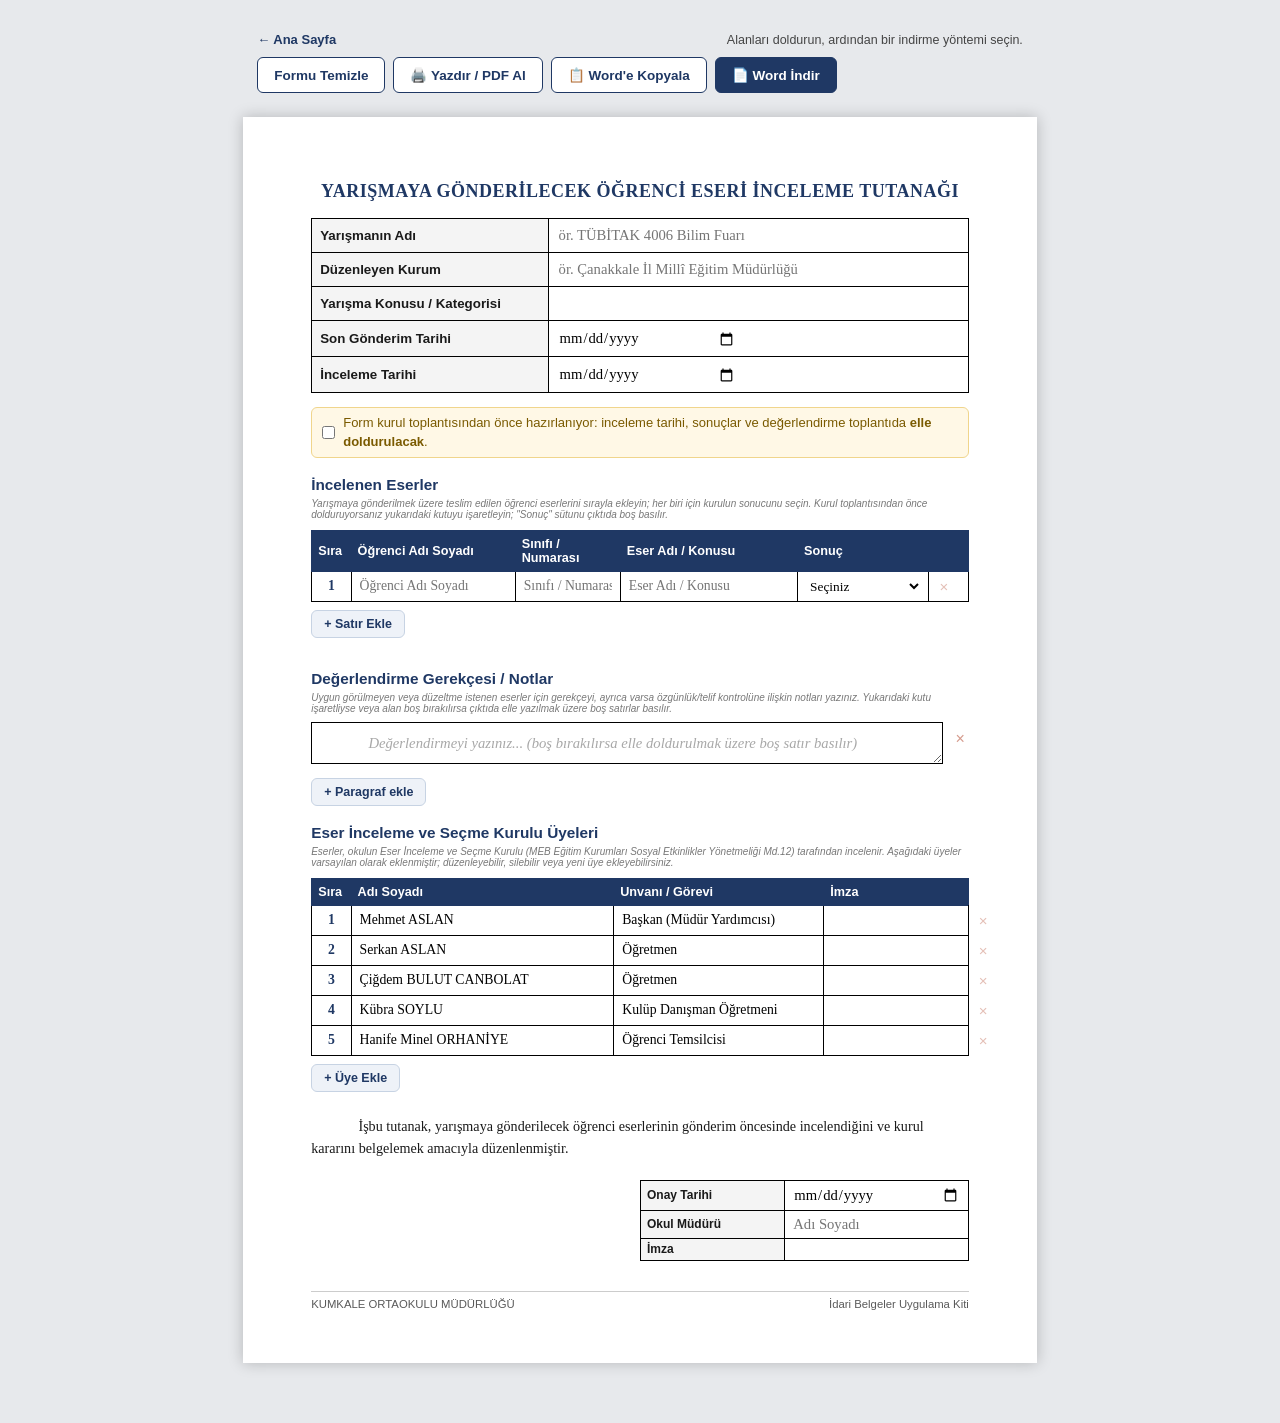
<file: belgeler/yarisma-eser-inceleme-tutanagi.html>
<!DOCTYPE html>
<html lang="tr">
<head>
<meta charset="UTF-8">
<meta name="viewport" content="width=device-width, initial-scale=1">
<title>Yarışmaya Gönderilecek Öğrenci Eseri İnceleme Tutanağı</title>
<link rel="stylesheet" href="../assets/style.css">
<style>
  .doc-title{ text-align:center; font-size:13.5pt; color:var(--navy); margin: 4px 0 16px; }
  .section-title{ font-weight:bold; font-size:11.5pt; color:var(--navy); margin: 18px 0 4px; font-family: Arial, sans-serif; }
  .section-sub{ font-size:10px; color:#777; font-family:Arial,sans-serif; margin: 0 0 8px; font-style:italic; }
  .sig-wrap{ width:50%; margin-left:50%; margin-top:20px; box-sizing:border-box; }
  .sig-wrap table.meta td{ padding:3px 6px; font-size:9.6pt; }
  .sig-wrap table.meta td.label{ font-size:9pt; width:44%; }
  .sig-wrap .imza-row-cell{ height: 22px; }
</style>
</head>
<body>

  <div class="toolbar">
    <a class="back" href="../index.html">&larr; Ana Sayfa</a>
    <span class="hint">Alanları doldurun, ardından bir indirme yöntemi seçin.</span>
    <div class="btns">
      <button class="secondary" type="button" onclick="clearForm()">Formu Temizle</button>
      <button class="secondary" type="button" onclick="printForm()">🖨️ Yazdır / PDF Al</button>
      <button class="secondary" type="button" id="copyWordBtn" onclick="copyForWord()">📋 Word'e Kopyala</button>
      <button type="button" id="wordDownloadBtn" onclick="downloadWord()">📄 Word İndir</button>
    </div>
  </div>

  <div class="page">
    <h1 class="doc-title">YARIŞMAYA GÖNDERİLECEK ÖĞRENCİ ESERİ İNCELEME TUTANAĞI</h1>
    <table class="meta">
      <tr><td class="label" style="width:30%">Yarışmanın Adı</td><td><input type="text" placeholder="ör. TÜBİTAK 4006 Bilim Fuarı"></td></tr>
      <tr><td class="label">Düzenleyen Kurum</td><td><input type="text" placeholder="ör. Çanakkale İl Millî Eğitim Müdürlüğü"></td></tr>
      <tr><td class="label">Yarışma Konusu / Kategorisi</td><td><input type="text"></td></tr>
      <tr><td class="label">Son Gönderim Tarihi</td><td><input type="date" style="width:45%; display:inline-block;"></td></tr>
      <tr><td class="label">İnceleme Tarihi</td><td><input type="date" data-manual-field="#kurulManuel" style="width:45%; display:inline-block;"></td></tr>
    </table>

    <label class="manual-toggle manual-toggle-main"><input type="checkbox" id="kurulManuel"><span>Form kurul toplantısından önce hazırlanıyor: inceleme tarihi, sonuçlar ve değerlendirme toplantıda <b>elle doldurulacak</b>.</span></label>

    <div class="section-title">İncelenen Eserler</div>
    <div class="section-sub">Yarışmaya gönderilmek üzere teslim edilen öğrenci eserlerini sırayla ekleyin; her biri için kurulun sonucunu seçin. Kurul toplantısından önce dolduruyorsanız yukarıdaki kutuyu işaretleyin; "Sonuç" sütunu çıktıda boş basılır.</div>
    <table class="dizi-table" data-cols='["Öğrenci Adı Soyadı","Sınıfı / Numarası","Eser Adı / Konusu"]' data-select-options="Gönderime Uygun,Gönderime Uygun Değil,Düzeltme İstendi" data-select-manual="#kurulManuel">
      <thead>
        <tr>
          <th style="width:6%">Sıra</th>
          <th style="width:25%">Öğrenci Adı Soyadı</th>
          <th style="width:16%">Sınıfı / Numarası</th>
          <th style="width:27%">Eser Adı / Konusu</th>
          <th style="width:20%">Sonuç</th>
          <th style="width:6%"></th>
        </tr>
      </thead>
      <tbody id="yarismaEserBody"></tbody>
    </table>
    <button type="button" class="dizi-add-row" data-target="yarismaEserBody">+ Satır Ekle</button>

    <div class="section-title">Değerlendirme Gerekçesi / Notlar</div>
    <div class="section-sub">Uygun görülmeyen veya düzeltme istenen eserler için gerekçeyi, ayrıca varsa özgünlük/telif kontrolüne ilişkin notları yazınız. Yukarıdaki kutu işaretliyse veya alan boş bırakılırsa çıktıda elle yazılmak üzere boş satırlar basılır.</div>
    <div class="manual-fill" data-lines="5" data-toggle="#kurulManuel">
      <div class="paragraph-list" id="pList1">
        <div class="p-row"><textarea rows="3" placeholder="Değerlendirmeyi yazınız... (boş bırakılırsa elle doldurulmak üzere boş satır basılır)"></textarea><button type="button" class="p-remove">&times;</button></div>
      </div>
      <button type="button" class="paragraph-list-add" data-target="pList1">+ Paragraf ekle</button>
      <div class="manual-lines"></div>
    </div>

    <div class="section-title">Eser İnceleme ve Seçme Kurulu Üyeleri</div>
    <div class="section-sub">Eserler, okulun Eser İnceleme ve Seçme Kurulu (MEB Eğitim Kurumları Sosyal Etkinlikler Yönetmeliği Md.12) tarafından incelenir. Aşağıdaki üyeler varsayılan olarak eklenmiştir; düzenleyebilir, silebilir veya yeni üye ekleyebilirsiniz.</div>
    <table class="uye-table">
      <thead>
        <tr>
          <th style="width:6%">Sıra</th>
          <th style="width:40%">Adı Soyadı</th>
          <th style="width:32%">Unvanı / Görevi</th>
          <th style="width:22%">İmza</th>
        </tr>
      </thead>
      <tbody id="yarismaUyeBody">
        <tr class="uye-row">
          <td class="uye-num"></td>
          <td><input type="text" value="Mehmet ASLAN" placeholder="Adı Soyadı" autocomplete="off"></td>
          <td><input type="text" value="Başkan (Müdür Yardımcısı)" placeholder="Unvanı" autocomplete="off"></td>
          <td class="uye-imza"></td>
          <td><button type="button" class="uye-remove">&times;</button></td>
        </tr>
        <tr class="uye-row">
          <td class="uye-num"></td>
          <td><input type="text" value="Serkan ASLAN" placeholder="Adı Soyadı" autocomplete="off"></td>
          <td><input type="text" value="Öğretmen" placeholder="Unvanı" autocomplete="off"></td>
          <td class="uye-imza"></td>
          <td><button type="button" class="uye-remove">&times;</button></td>
        </tr>
        <tr class="uye-row">
          <td class="uye-num"></td>
          <td><input type="text" value="Çiğdem BULUT CANBOLAT" placeholder="Adı Soyadı" autocomplete="off"></td>
          <td><input type="text" value="Öğretmen" placeholder="Unvanı" autocomplete="off"></td>
          <td class="uye-imza"></td>
          <td><button type="button" class="uye-remove">&times;</button></td>
        </tr>
        <tr class="uye-row">
          <td class="uye-num"></td>
          <td><input type="text" value="Kübra SOYLU" placeholder="Adı Soyadı" autocomplete="off"></td>
          <td><input type="text" value="Kulüp Danışman Öğretmeni" placeholder="Unvanı" autocomplete="off"></td>
          <td class="uye-imza"></td>
          <td><button type="button" class="uye-remove">&times;</button></td>
        </tr>
        <tr class="uye-row">
          <td class="uye-num"></td>
          <td><input type="text" value="Hanife Minel ORHANİYE" placeholder="Adı Soyadı" autocomplete="off"></td>
          <td><input type="text" value="Öğrenci Temsilcisi" placeholder="Unvanı" autocomplete="off"></td>
          <td class="uye-imza"></td>
          <td><button type="button" class="uye-remove">&times;</button></td>
        </tr>
      </tbody>
    </table>
    <button type="button" class="uye-add" data-target="yarismaUyeBody">+ Üye Ekle</button>

    <div class="closing-line" contenteditable="true">İşbu tutanak, yarışmaya gönderilecek öğrenci eserlerinin gönderim öncesinde incelendiğini ve kurul kararını belgelemek amacıyla düzenlenmiştir.</div>

    <div class="sig-wrap">
      <table class="meta">
        <tr><td class="label">Onay Tarihi</td><td><input type="date"></td></tr>
        <tr><td class="label">Okul Müdürü</td><td><input type="text" placeholder="Adı Soyadı"></td></tr>
        <tr><td class="label">İmza</td><td class="imza-row-cell"></td></tr>
      </table>
    </div>

    <div class="foot">
      <span data-persist="okulAdi">…</span>
      <span>İdari Belgeler Uygulama Kiti</span>
    </div>
  </div>

<script src="../assets/app.js"></script>
<script src="../assets/docx-export.js"></script>
</body>
</html>
</file>
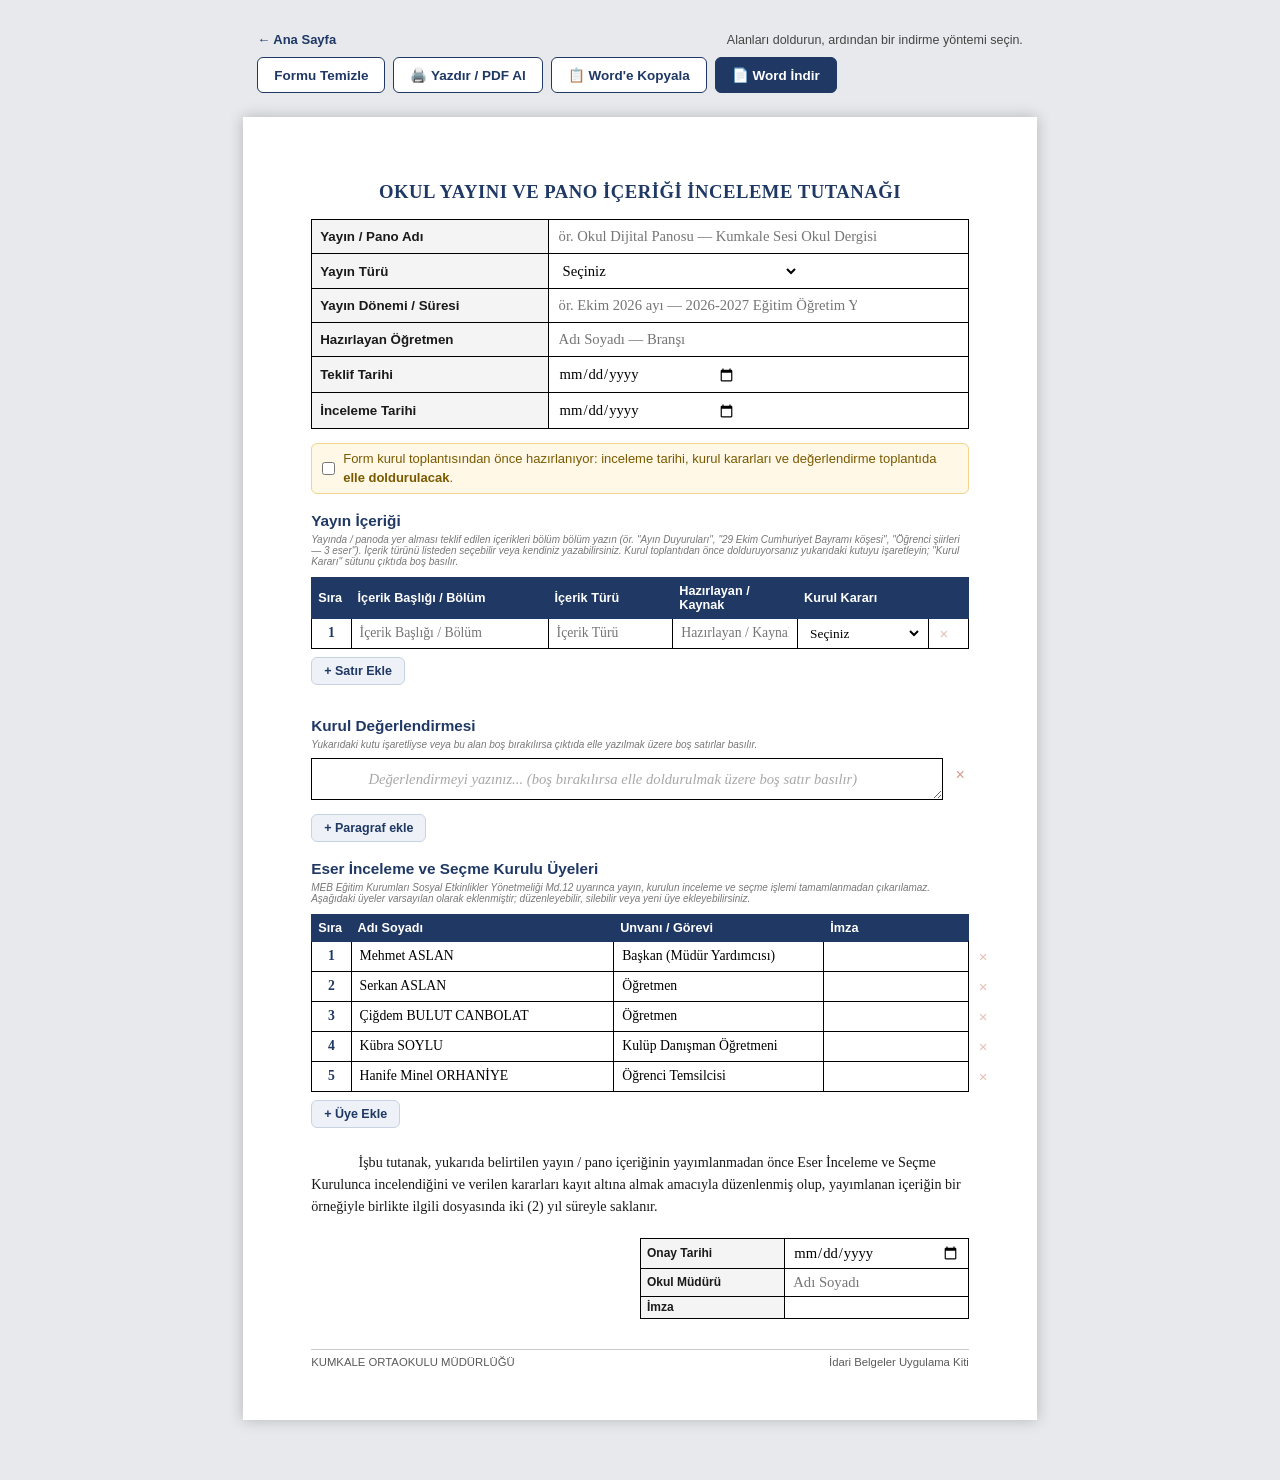
<file: belgeler/yayin-eser-inceleme-tutanagi.html>
<!DOCTYPE html>
<html lang="tr">
<head>
<meta charset="UTF-8">
<meta name="viewport" content="width=device-width, initial-scale=1">
<title>Okul Yayını ve Pano İçeriği İnceleme Tutanağı</title>
<link rel="stylesheet" href="../assets/style.css">
<style>
  .doc-title{ text-align:center; font-size:14pt; color:var(--navy); margin: 4px 0 16px; }
  .section-title{ font-weight:bold; font-size:11.5pt; color:var(--navy); margin: 18px 0 4px; font-family: Arial, sans-serif; }
  .section-sub{ font-size:10px; color:#777; font-family:Arial,sans-serif; margin: 0 0 8px; font-style:italic; }
  .sig-wrap{ width:50%; margin-left:50%; margin-top:20px; box-sizing:border-box; }
  .sig-wrap table.meta td{ padding:3px 6px; font-size:9.6pt; }
  .sig-wrap table.meta td.label{ font-size:9pt; width:44%; }
  .sig-wrap .imza-row-cell{ height: 22px; }
  @media print{
    table.meta td{ padding:4px 8px; }
    .section-title{ margin: 12px 0 4px; }
    .closing-line{ margin: 8px 0 2px; line-height:1.45; }
    .sig-wrap{ margin-top:12px; }
    .manual-line{ height:24px; }
    .page{ zoom: .95; }
  }
</style>
</head>
<body>

  <div class="toolbar">
    <a class="back" href="../index.html">&larr; Ana Sayfa</a>
    <span class="hint">Alanları doldurun, ardından bir indirme yöntemi seçin.</span>
    <div class="btns">
      <button class="secondary" type="button" onclick="clearForm()">Formu Temizle</button>
      <button class="secondary" type="button" onclick="printForm()">🖨️ Yazdır / PDF Al</button>
      <button class="secondary" type="button" id="copyWordBtn" onclick="copyForWord()">📋 Word'e Kopyala</button>
      <button type="button" id="wordDownloadBtn" onclick="downloadWord()">📄 Word İndir</button>
    </div>
  </div>

  <div class="page">
    <h1 class="doc-title">OKUL YAYINI VE PANO İÇERİĞİ İNCELEME TUTANAĞI</h1>
    <table class="meta">
      <tr><td class="label" style="width:30%">Yayın / Pano Adı</td><td><input type="text" placeholder="ör. Okul Dijital Panosu — Kumkale Sesi Okul Dergisi"></td></tr>
      <tr><td class="label">Yayın Türü</td><td>
        <select style="width:60%; display:inline-block;">
          <option value="">Seçiniz</option>
          <option>Okul Panosu (Dijital)</option>
          <option>Okul Panosu (Duvar / Koridor)</option>
          <option>Okul Dergisi</option>
          <option>Okul Gazetesi</option>
          <option>Duvar Gazetesi</option>
          <option>Kulüp Bülteni</option>
          <option>Okul İnternet Sitesi</option>
          <option>Diğer</option>
        </select>
      </td></tr>
      <tr><td class="label">Yayın Dönemi / Süresi</td><td><input type="text" placeholder="ör. Ekim 2026 ayı — 2026-2027 Eğitim Öğretim Yılı 1. Dönem" style="width:75%;"></td></tr>
      <tr><td class="label">Hazırlayan Öğretmen</td><td><input type="text" placeholder="Adı Soyadı — Branşı"></td></tr>
      <tr><td class="label">Teklif Tarihi</td><td><input type="date" style="width:45%; display:inline-block;"></td></tr>
      <tr><td class="label">İnceleme Tarihi</td><td><input type="date" data-manual-field="#kurulManuel" style="width:45%; display:inline-block;"></td></tr>
    </table>

    <label class="manual-toggle manual-toggle-main"><input type="checkbox" id="kurulManuel"><span>Form kurul toplantısından önce hazırlanıyor: inceleme tarihi, kurul kararları ve değerlendirme toplantıda <b>elle doldurulacak</b>.</span></label>

    <div class="section-title">Yayın İçeriği</div>
    <div class="section-sub">Yayında / panoda yer alması teklif edilen içerikleri bölüm bölüm yazın (ör. "Ayın Duyuruları", "29 Ekim Cumhuriyet Bayramı köşesi", "Öğrenci şiirleri — 3 eser"). İçerik türünü listeden seçebilir veya kendiniz yazabilirsiniz. Kurul toplantıdan önce dolduruyorsanız yukarıdaki kutuyu işaretleyin; "Kurul Kararı" sütunu çıktıda boş basılır.</div>
    <table class="dizi-table" data-cols='["İçerik Başlığı / Bölüm",{"ph":"İçerik Türü","list":["Duyuru","Haber","Belirli Gün ve Hafta","Öğrenci Eseri (Yazı / Şiir)","Öğrenci Eseri (Resim / Görsel)","Fotoğraf / Etkinlik Görseli","Bilgilendirme / Afiş","Başarı / Tebrik","Bilgi Köşesi","Video / Animasyon"]},"Hazırlayan / Kaynak"]' data-select-options="Yayımlanabilir,Düzeltilerek Yayımlanabilir,Yayımlanamaz" data-select-manual="#kurulManuel">
      <thead>
        <tr>
          <th style="width:6%">Sıra</th>
          <th style="width:30%">İçerik Başlığı / Bölüm</th>
          <th style="width:19%">İçerik Türü</th>
          <th style="width:19%">Hazırlayan / Kaynak</th>
          <th style="width:20%">Kurul Kararı</th>
          <th style="width:6%"></th>
        </tr>
      </thead>
      <tbody id="yayinEserBody"></tbody>
    </table>
    <button type="button" class="dizi-add-row" data-target="yayinEserBody">+ Satır Ekle</button>

    <div class="section-title">Kurul Değerlendirmesi</div>
    <div class="section-sub">Yukarıdaki kutu işaretliyse veya bu alan boş bırakılırsa çıktıda elle yazılmak üzere boş satırlar basılır.</div>
    <div class="manual-fill" data-lines="5" data-toggle="#kurulManuel">
      <div class="paragraph-list" id="pList1">
        <div class="p-row"><textarea rows="3" placeholder="Değerlendirmeyi yazınız... (boş bırakılırsa elle doldurulmak üzere boş satır basılır)"></textarea><button type="button" class="p-remove">&times;</button></div>
      </div>
      <button type="button" class="paragraph-list-add" data-target="pList1">+ Paragraf ekle</button>
      <div class="manual-lines"></div>
    </div>

    <div class="section-title">Eser İnceleme ve Seçme Kurulu Üyeleri</div>
    <div class="section-sub">MEB Eğitim Kurumları Sosyal Etkinlikler Yönetmeliği Md.12 uyarınca yayın, kurulun inceleme ve seçme işlemi tamamlanmadan çıkarılamaz. Aşağıdaki üyeler varsayılan olarak eklenmiştir; düzenleyebilir, silebilir veya yeni üye ekleyebilirsiniz.</div>
    <table class="uye-table">
      <thead>
        <tr>
          <th style="width:6%">Sıra</th>
          <th style="width:40%">Adı Soyadı</th>
          <th style="width:32%">Unvanı / Görevi</th>
          <th style="width:22%">İmza</th>
        </tr>
      </thead>
      <tbody id="yayinUyeBody">
        <tr class="uye-row">
          <td class="uye-num"></td>
          <td><input type="text" value="Mehmet ASLAN" placeholder="Adı Soyadı" autocomplete="off"></td>
          <td><input type="text" value="Başkan (Müdür Yardımcısı)" placeholder="Unvanı" autocomplete="off"></td>
          <td class="uye-imza"></td>
          <td><button type="button" class="uye-remove">&times;</button></td>
        </tr>
        <tr class="uye-row">
          <td class="uye-num"></td>
          <td><input type="text" value="Serkan ASLAN" placeholder="Adı Soyadı" autocomplete="off"></td>
          <td><input type="text" value="Öğretmen" placeholder="Unvanı" autocomplete="off"></td>
          <td class="uye-imza"></td>
          <td><button type="button" class="uye-remove">&times;</button></td>
        </tr>
        <tr class="uye-row">
          <td class="uye-num"></td>
          <td><input type="text" value="Çiğdem BULUT CANBOLAT" placeholder="Adı Soyadı" autocomplete="off"></td>
          <td><input type="text" value="Öğretmen" placeholder="Unvanı" autocomplete="off"></td>
          <td class="uye-imza"></td>
          <td><button type="button" class="uye-remove">&times;</button></td>
        </tr>
        <tr class="uye-row">
          <td class="uye-num"></td>
          <td><input type="text" value="Kübra SOYLU" placeholder="Adı Soyadı" autocomplete="off"></td>
          <td><input type="text" value="Kulüp Danışman Öğretmeni" placeholder="Unvanı" autocomplete="off"></td>
          <td class="uye-imza"></td>
          <td><button type="button" class="uye-remove">&times;</button></td>
        </tr>
        <tr class="uye-row">
          <td class="uye-num"></td>
          <td><input type="text" value="Hanife Minel ORHANİYE" placeholder="Adı Soyadı" autocomplete="off"></td>
          <td><input type="text" value="Öğrenci Temsilcisi" placeholder="Unvanı" autocomplete="off"></td>
          <td class="uye-imza"></td>
          <td><button type="button" class="uye-remove">&times;</button></td>
        </tr>
      </tbody>
    </table>
    <button type="button" class="uye-add" data-target="yayinUyeBody">+ Üye Ekle</button>

    <div class="closing-line" contenteditable="true">İşbu tutanak, yukarıda belirtilen yayın / pano içeriğinin yayımlanmadan önce Eser İnceleme ve Seçme Kurulunca incelendiğini ve verilen kararları kayıt altına almak amacıyla düzenlenmiş olup, yayımlanan içeriğin bir örneğiyle birlikte ilgili dosyasında iki (2) yıl süreyle saklanır.</div>

    <div class="sig-wrap">
      <table class="meta">
        <tr><td class="label">Onay Tarihi</td><td><input type="date"></td></tr>
        <tr><td class="label">Okul Müdürü</td><td><input type="text" placeholder="Adı Soyadı"></td></tr>
        <tr><td class="label">İmza</td><td class="imza-row-cell"></td></tr>
      </table>
    </div>

    <div class="foot">
      <span data-persist="okulAdi">…</span>
      <span>İdari Belgeler Uygulama Kiti</span>
    </div>
  </div>

<script src="../assets/app.js"></script>
<script src="../assets/docx-export.js"></script>
</body>
</html>
</file>
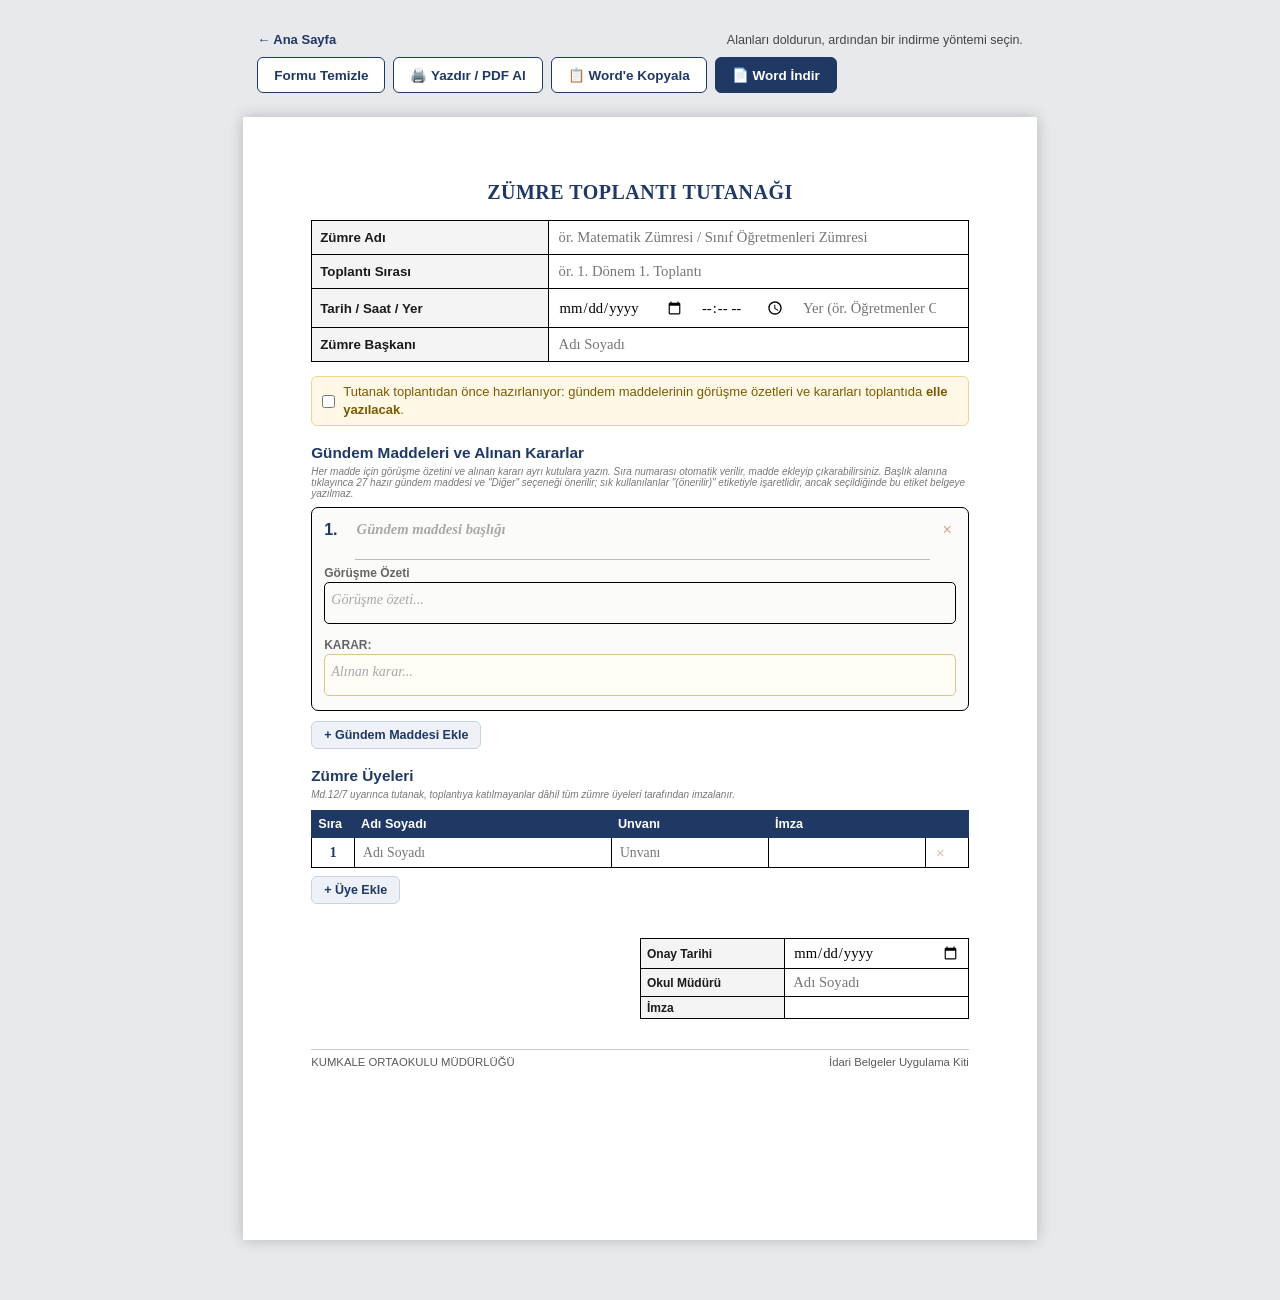
<file: belgeler/zumre-toplanti-tutanagi.html>
<!DOCTYPE html>
<html lang="tr">
<head>
<meta charset="UTF-8">
<meta name="viewport" content="width=device-width, initial-scale=1">
<title>Zümre Toplantı Tutanağı</title>
<link rel="stylesheet" href="../assets/style.css">
<style>
  .doc-title{ text-align:center; font-size:15pt; color:var(--navy); margin: 4px 0 16px; }
  .section-title{ font-weight:bold; font-size:11.5pt; color:var(--navy); margin: 18px 0 4px; font-family: Arial, sans-serif; }
  .section-sub{ font-size:10px; color:#777; font-family:Arial,sans-serif; margin: 0 0 8px; font-style:italic; }
  .sig-wrap{ width:50%; margin-left:50%; margin-top:20px; box-sizing:border-box; }
  .sig-wrap table.meta td{ padding:3px 6px; font-size:9.6pt; }
  .sig-wrap table.meta td.label{ font-size:9pt; width:44%; }
  .sig-wrap .imza-row-cell{ height: 22px; }
</style>
</head>
<body>

  <div class="toolbar">
    <a class="back" href="../index.html">&larr; Ana Sayfa</a>
    <span class="hint">Alanları doldurun, ardından bir indirme yöntemi seçin.</span>
    <div class="btns">
      <button class="secondary" type="button" onclick="clearForm()">Formu Temizle</button>
      <button class="secondary" type="button" onclick="printForm()">🖨️ Yazdır / PDF Al</button>
      <button class="secondary" type="button" id="copyWordBtn" onclick="copyForWord()">📋 Word'e Kopyala</button>
      <button type="button" id="wordDownloadBtn" onclick="downloadWord()">📄 Word İndir</button>
    </div>
  </div>

  <div class="page">
    <h1 class="doc-title">ZÜMRE TOPLANTI TUTANAĞI</h1>
    <table class="meta">
      <tr><td class="label" style="width:32%">Zümre Adı</td><td><input type="text" placeholder="ör. Matematik Zümresi / Sınıf Öğretmenleri Zümresi"></td></tr>
      <tr><td class="label">Toplantı Sırası</td><td><input type="text" placeholder="ör. 1. Dönem 1. Toplantı" style="width:60%; display:inline-block;"></td></tr>
      <tr><td class="label">Tarih / Saat / Yer</td><td style="white-space:nowrap;">
        <input type="date" style="width:32%; display:inline-block;">
        <span style="display:inline-block;width:6px;"></span>
        <input type="time" style="width:22%; display:inline-block;">
        <span style="display:inline-block;width:6px;"></span>
        <input type="text" placeholder="Yer (ör. Öğretmenler Odası)" style="width:34%; display:inline-block;">
      </td></tr>
      <tr><td class="label">Zümre Başkanı</td><td><input type="text" placeholder="Adı Soyadı"></td></tr>
    </table>
    <label class="manual-toggle manual-toggle-main"><input type="checkbox" id="zumreManuel"><span>Tutanak toplantıdan önce hazırlanıyor: gündem maddelerinin görüşme özetleri ve kararları toplantıda <b>elle yazılacak</b>.</span></label>

    <div class="section-title">Gündem Maddeleri ve Alınan Kararlar</div>
    <div class="section-sub">Her madde için görüşme özetini ve alınan kararı ayrı kutulara yazın. Sıra numarası otomatik verilir, madde ekleyip çıkarabilirsiniz. Başlık alanına tıklayınca 27 hazır gündem maddesi ve "Diğer" seçeneği önerilir; sık kullanılanlar "(önerilir)" etiketiyle işaretlidir, ancak seçildiğinde bu etiket belgeye yazılmaz.</div>
    <div class="gundem-list" id="gundemList" data-manual-toggle="#zumreManuel"></div>
    <button type="button" class="gundem-add" data-target="gundemList">+ Gündem Maddesi Ekle</button>
    <div class="section-title">Zümre Üyeleri</div>
    <div class="section-sub">Md.12/7 uyarınca tutanak, toplantıya katılmayanlar dâhil tüm zümre üyeleri tarafından imzalanır.</div>
    <table class="uye-table">
      <thead>
        <tr>
          <th style="width:6%">Sıra</th>
          <th style="width:36%">Adı Soyadı</th>
          <th style="width:22%">Unvanı</th>
          <th style="width:22%">İmza</th>
          <th style="width:6%"></th>
        </tr>
      </thead>
      <tbody id="uyeBody"></tbody>
    </table>
    <button type="button" class="uye-add" data-target="uyeBody">+ Üye Ekle</button>
    <div class="sig-wrap">
      <table class="meta">
        <tr><td class="label">Onay Tarihi</td><td><input type="date"></td></tr>
        <tr><td class="label">Okul Müdürü</td><td><input type="text" placeholder="Adı Soyadı"></td></tr>
        <tr><td class="label">İmza</td><td class="imza-row-cell"></td></tr>
      </table>
    </div>
    <div class="foot">
      <span data-persist="okulAdi">…</span>
      <span>İdari Belgeler Uygulama Kiti</span>
    </div>
  </div>

<script src="../assets/app.js"></script>
<script src="../assets/docx-export.js"></script>
</body>
</html>
</file>
<file: assets/style.css>
/* =======================================================
   Kumkale Ortaokulu — Yaptırım Süreçleri Kiti — ortak stil
   ======================================================= */
:root{
  --ink:#1a1a1a;
  --line:#000;
  --muted:#5a5a5a;
  --paper:#ffffff;
  --accent-bg:#f4f4f4;
  --navy:#1F3864;
  --navy-2:#2b4d82;
  --amber-bg:#FFF6D9; --amber-line:#BF8F00; --amber-ink:#7F6000;
  --page-bg:#e7e9ec;
}

*{ box-sizing: border-box; }

html,body{ margin:0; padding:0; }

body{
  font-family: Georgia, "Times New Roman", "Noto Serif", serif;
  color: var(--ink);
  background: var(--page-bg);
  padding: 22px 0 60px;
}

/* ---------------- Toolbar ---------------- */
.toolbar{
  max-width: 210mm;
  margin: 0 auto 14px;
  padding: 10px 14px;
  display:flex;
  gap:10px;
  align-items:center;
  justify-content:space-between;
  font-family: Arial, Helvetica, sans-serif;
  flex-wrap: wrap;
}
.toolbar .hint{ font-size:12.5px; color:#444; }
.toolbar .btns{ display:flex; gap:8px; flex-wrap:wrap; }
.toolbar a.back{
  font-family: Arial, sans-serif;
  font-size: 13px;
  color: var(--navy);
  text-decoration:none;
  font-weight:600;
}
.toolbar a.back:hover{ text-decoration:underline; }
.toolbar button{
  font-family: Arial, sans-serif;
  font-size: 13.5px;
  font-weight: 600;
  padding: 9px 16px;
  border-radius: 6px;
  border: 1px solid var(--navy);
  background: var(--navy);
  color: #fff;
  cursor: pointer;
}
.toolbar button:hover{ background: var(--navy-2); }
.toolbar button.secondary{ background:#fff; color: var(--navy); }
.toolbar button.secondary:hover{ background:#eef2f7; }

/* ---------------- Page / paper ---------------- */
.page{
  width: 210mm;
  min-height: 297mm;
  margin: 0 auto;
  background: var(--paper);
  padding: 16mm 18mm 14mm;
  box-shadow: 0 0 14px rgba(0,0,0,0.22);
  position: relative;
}

.school-line{
  text-align:center;
  font-weight:bold;
  font-size: 13.5pt;
  border:none;
  border-bottom: 1px solid var(--line);
  background: transparent;
  width:100%;
  padding: 2px 4px 6px;
  outline:none;
  font-family: inherit;
  text-transform: uppercase;
  cursor: text;
}
.school-line:focus{ background:#fbfbea; }
.school-hint{
  text-align:center;
  font-size: 8.5pt;
  color:#9a9a9a;
  font-family: Arial, sans-serif;
  margin-top: 2px;
}
.school-sub{
  text-align:center;
  font-size: 9.5pt;
  color: var(--muted);
  margin-top: 4px;
  font-family: Arial, sans-serif;
}

.ek-tag{ text-align:center; font-weight:bold; font-size:11pt; margin: 14px 0 2px; color: var(--navy); font-family: Arial, sans-serif; letter-spacing: .5px;}
h1{ text-align:center; font-size:15.5pt; letter-spacing:.5px; margin: 2px 0 4px; color: var(--navy); }
.dayanak{ text-align:center; font-style:italic; font-size:9.5pt; color:var(--muted); margin-bottom:16px; font-family: Arial, sans-serif;}

/* ---------------- Meta / field tables ---------------- */
table.meta{ width:100%; border-collapse:collapse; margin-bottom:14px; font-size:11pt; }
table.meta td{ border:1px solid var(--line); padding:6px 8px; vertical-align:middle; }
table.meta td.label{ font-weight:bold; width:36%; background:var(--accent-bg); font-family: Arial, sans-serif; font-size: 10pt;}
table.meta input[type=text], table.meta input[type=date], table.meta input[type=time], table.meta input[type=email], table.meta input[type=tel], table.meta select{
  width:100%; border:none; background:transparent; font-family:inherit; font-size:11pt; outline:none; padding:2px;
}
table.meta textarea{ border:none; background:transparent; padding:2px; }

.section-title{ font-weight:bold; font-size:11pt; margin: 16px 0 6px; font-family: Arial, sans-serif; color:#333; }
.section-sub{ font-size:9.5pt; color:var(--muted); margin: -3px 0 8px; font-family: Arial, sans-serif; font-style: italic;}

/* ---------------- Autogrow textareas ---------------- */
textarea{
  width:100%;
  border:1px solid var(--line);
  font-family: inherit;
  font-size: 11pt;
  padding: 9px;
  outline:none;
  background: transparent;
  resize: vertical;
  overflow: hidden;
  line-height: 1.5;
  min-height: 42px;
}
textarea::placeholder{ color:#a8a8a8; font-style: italic; }
@supports (field-sizing: content) {
  textarea{ field-sizing: content; max-height: none; }
}

.para{ font-size:10.6pt; line-height:1.55; text-align:justify; margin:16px 0; font-family: Arial, sans-serif; color:#222;}

/* ---------------- Checkbox groups ---------------- */
.check-group{ font-size: 10.6pt; margin: 6px 0 14px; font-family: Arial, sans-serif; }
.check-row, .radio-row{ display:flex; align-items:flex-start; gap:8px; margin: 6px 0; }
.check-row input[type=checkbox], .radio-row input[type=radio]{ width:16px; height:16px; margin-top:2px; flex-shrink:0; accent-color: var(--navy); }
.check-row label, .radio-row label{ line-height:1.4; cursor:pointer; }
.check-row.inline-extra input[type=text]{ border:none; border-bottom:1px solid #999; font-family:inherit; font-size:10.4pt; outline:none; flex:1 1 160px; min-width:120px; padding:1px 2px;}
select.field{
  font-family: inherit; font-size: 11pt; padding: 5px 6px; border: 1px solid var(--line);
  background: #fff; outline:none; width: 100%;
}

/* ---------------- Dynamic numbered list ---------------- */
.dyn-list{ margin: 4px 0 16px; }
.dyn-row{
  display:flex;
  align-items:flex-start;
  gap:8px;
  margin-bottom: 6px;
}
.dyn-num{
  flex: 0 0 22px;
  text-align:right;
  font-weight:bold;
  font-size: 10.6pt;
  color: var(--navy);
  padding-top: 9px;
  opacity: 0;
  transition: opacity .15s ease;
  font-family: Arial, sans-serif;
}
.dyn-num.show{ opacity: 1; }
.dyn-row textarea{ flex: 1 1 auto; }
.dyn-remove{
  flex: 0 0 auto;
  border: none;
  background: transparent;
  color: #b3492f;
  font-size: 17px;
  line-height: 1;
  cursor: pointer;
  padding: 6px 4px;
  opacity: 0;
  transition: opacity .15s ease;
  font-family: Arial, sans-serif;
}
.dyn-row:hover .dyn-remove.show{ opacity: .8; }
.dyn-remove.show{ opacity: .35; }
.dyn-remove:hover{ opacity: 1 !important; }

/* ---------------- Note / info boxes (dismissible) ---------------- */
.note-box{
  position: relative;
  background: var(--amber-bg);
  border: 1px solid var(--amber-line);
  border-left: 5px solid var(--amber-line);
  border-radius: 6px;
  padding: 12px 34px 12px 14px;
  margin: 16px 0;
  font-family: Arial, sans-serif;
}
.note-box .note-title{ font-weight:bold; font-size: 10.3pt; color: var(--amber-ink); margin-bottom: 4px; }
.note-box .note-text{ font-size: 9.8pt; color: #4a3b00; line-height: 1.5; }
.note-close{
  position:absolute;
  top: 6px; right: 8px;
  width: 22px; height: 22px;
  border-radius: 50%;
  border: none;
  background: rgba(0,0,0,0.06);
  color: #6b5900;
  font-size: 15px;
  line-height: 1;
  cursor: pointer;
  display:flex; align-items:center; justify-content:center;
}
.note-close:hover{ background: rgba(0,0,0,0.14); }

/* ---------------- Signature blocks ---------------- */
table.imza{ width:100%; border-collapse:collapse; margin-top:26px; font-size:10pt; }
table.imza td{ width:33.33%; vertical-align:top; padding:0 6px; text-align:center; }
.imza-box{ border:1px solid var(--line); height:66px; margin-bottom:4px; }
.imza-name{ width:100%; border:none; border-bottom:1px dotted #888; text-align:center; font-family:inherit; font-size:9.5pt; outline:none; margin-bottom:4px; padding:2px; }
.imza-label{ font-weight:bold; font-family: Arial, sans-serif; font-size: 9pt; }

/* ---------------- Footer (normal flow, never overlaps) ---------------- */
.foot{
  margin-top: 30px;
  display:flex;
  justify-content:space-between;
  font-size: 8.5pt;
  color: var(--muted);
  font-family: Arial, sans-serif;
  border-top: 1px solid #ccc;
  padding-top: 6px;
  page-break-inside: avoid;
}

/* ---------------- Print ---------------- */
@media print{
  body{ background:none; margin:0; padding:0; }
  .toolbar{ display:none; }
  .page{ box-shadow:none; margin:0; width:auto; min-height:0; padding: 0; }
  @page{ size: A4; margin: 13mm 15mm; }
  textarea, input{ border-color:#000 !important; }
  textarea{ overflow: hidden !important; resize: none !important; }
  .dyn-remove{ display:none; }
  .note-close{ display:none; }
  a.hotspot{ outline:none !important; }
}

/* ---------------- Alt bilgi: yazdırmada her sayfanın altına sabitlenir ----------------
   position:fixed, yazdırma motorunda (Chrome/Firefox) sayfa kutusuna göre konumlanır ve
   her fiziksel sayfada otomatik olarak tekrarlanır. .page'in alt boşluğu, içeriğin bu
   sabit alt bilgiyle çakışmaması için ayrılmıştır. */
@media print{
  .foot{
    position: fixed;
    bottom: 0;
    left: 0;
    right: 0;
    margin-top: 0;
    background: var(--paper);
  }
  .page{ padding-bottom: 16mm; }
}

@media (max-width: 780px){
  .page{ width:100%; padding:16px; }
  body{ padding:12px 8px 40px; }
  table.imza{ font-size: 8.6pt; }
}

/* =======================================================
   İdari Belge Şablonları — ek bileşenler
   ======================================================= */

/* ---- Nüsha (iki kopya) yapısı ---- */
.nusha{ position: relative; }
.nusha-label{
  font-family: Arial, sans-serif; font-size: 9.5pt; font-weight:700; color:#fff;
  background: var(--navy); display:inline-block; padding: 3px 10px; border-radius: 4px;
  margin-bottom: 10px;
}
.nusha-divider{
  border: none; border-top: 1px dashed #999; margin: 22px 0; position:relative;
}
.nusha-divider::after{
  content: "✂ kesik çizgi"; position:absolute; top:-9px; left:50%; transform:translateX(-50%);
  background: var(--paper); padding: 0 10px; font-family: Arial, sans-serif; font-size: 8.5pt; color:#999;
}
@media print{ .nusha-divider::after{ content: "✂"; } }

/* ---- Kesim çizgisinin altında, sayfanın üst boşluğu kadar yer bırakılır ----
   Amaç: sayfa ortadan kesildiğinde, 2. nüshanın kesim çizgisine olan uzaklığı,
   1. nüshanın sayfa üst kenarına olan uzaklığıyla birebir eşleşsin. */
.nusha-second-gap{ height: 8mm; }
@media print{ .nusha-second-gap{ height: 6mm; } }

/* ---- Mirror (canlı yansıyan salt-okunur alan) ---- */
.mirror-span{
  display:inline; font-family: inherit; color: inherit;
}
.mirror-span.empty{ color:#aaa; }
td .mirror-span{ display:block; padding: 2px; font-size: 11pt; min-height: 1.3em; }

/* ---- Yazdırmada çerçevesiz (ekranda normal görünür) ---- */
.print-borderless{ }
@media print{
  .print-borderless{ border: none !important; background: transparent !important; -webkit-appearance:none; }
}

/* ---- Satır içi, sabit genişliği olmayan düzenlenebilir alan ---- */
.inline-fit{
  display:inline-block;
  min-width: 2.4em;
  border-bottom: 1px solid #666;
  padding: 0 3px;
  outline:none;
  font-family: inherit;
  font-size: inherit;
  font-weight: inherit;
  font-style: normal;
  cursor: text;
}
.inline-fit:empty::before{ content: attr(data-placeholder); color:#aaa; font-style:italic; }
.inline-fit:focus{ background:#fbfbea; }

/* ---- Yıl kutuları (otomatik +1) ---- */
.year-box{
  width: 4.4em; text-align:center; font-family: inherit; font-size: 11pt;
  border:none; border-bottom: 1px solid var(--line); outline:none; padding: 2px;
}

/* ---- Paragraf listesi (numarasız, manuel ekle/sil) ---- */
.paragraph-list{ margin: 6px 0 14px; }
.paragraph-list .p-row{ display:flex; align-items:flex-start; gap:8px; margin-bottom:8px; }
.paragraph-list textarea{
  text-indent: 1.25cm; border:1px solid var(--line); flex:1 1 auto; text-align: justify;
}
.paragraph-list .p-remove{
  flex:0 0 auto; border:none; background:transparent; color:#b3492f; font-size:16px; cursor:pointer;
  padding:8px 4px; opacity:.55;
}
.paragraph-list .p-remove:hover{ opacity:1; }
.paragraph-list-add{
  font-family: Arial, sans-serif; font-size:12.5px; font-weight:700; color: var(--navy);
  background:#eef2f8; border:1px solid #c7d3e3; border-radius:6px; padding:6px 12px; cursor:pointer;
}
.paragraph-list-add:hover{ background:#dde6f3; }

/* ---- Kapanış cümlesi (düzenlenebilir, varsayılana dönebilir) ---- */
.closing-line{
  text-indent: 1.25cm; font-size: 10.6pt; line-height:1.55; margin: 10px 0 18px;
  outline:none; cursor:text; border-radius:3px; font-family: inherit; font-weight: normal; font-style: normal;
}
.closing-line:focus{ background:#fbfbea; }

/* ---- field-line içindeki input'lar da çevresiyle aynı yazı tipini kullanmalı ---- */
.field-line{ font-family: inherit; }
.field-line input{ font-family: inherit; font-size: inherit; font-weight: inherit; }

/* ---- Kutu çerçevesi olmayan ama tıklanabilirliği belli eden satır-içi tarih alanı ---- */
.date-inline{
  border: none; border-bottom: 1px dotted #888; background: transparent;
  font-family: inherit; font-size: inherit; padding: 0; outline:none;
}
.date-inline::-webkit-calendar-picker-indicator{ padding:0; margin-left:2px; width:13px; height:13px; }
.date-inline:focus{ background:#fbfbea; }
@media print{ .date-inline{ border-bottom: none !important; } }

/* ---- Yazdırmada gizlenmesi gereken ekran-ipuçları ---- */
@media print{ .school-hint{ display:none !important; } }
@media print{ .section-sub{ display:none !important; } }

/* ---- Ekler listesi (Ek-1, Ek-2..., çerçevesiz) ---- */
.ekler-block{ width:50%; }
.ekler-title{ font-weight:bold; font-size:11pt; margin: 14px 0 6px; font-family: Arial, sans-serif; color:#333; }
.ek-row{ display:flex; align-items:baseline; gap:6px; margin-bottom:6px; }
.ek-row .ek-no{ font-family: Arial, sans-serif; font-size:10.6pt; font-weight:700; color:var(--navy); flex:0 0 auto; }
.ek-row input[type=text]{
  flex:1 1 auto; border:none; border-bottom:1px solid #888; outline:none; font-family:inherit; font-size:10.8pt; padding:2px;
}
.ek-row .ek-remove{
  flex:0 0 auto; border:none; background:transparent; color:#b3492f; font-size:15px; cursor:pointer; opacity:.5; padding: 2px 4px;
}
.ek-row .ek-remove:hover{ opacity:1; }
.ekler-add{
  font-family: Arial, sans-serif; font-size:12px; font-weight:700; color: var(--navy);
  background:#eef2f8; border:1px solid #c7d3e3; border-radius:6px; padding:5px 10px; cursor:pointer;
}
.ekler-add:hover{ background:#dde6f3; }

/* ---- Gündem listesi (başlık + karar metni, ekle/sil) ---- */
.gundem-list{ margin: 8px 0; }
.gundem-item{
  border: 1px solid var(--line); border-radius: 7px; padding: 10px 12px; margin-bottom: 10px; background:#fbfbfa;
}
.gundem-item-head{ display:flex; align-items:flex-start; gap:8px; margin-bottom:6px; }
.gundem-num{ font-family: Arial, sans-serif; font-weight:700; color: var(--navy); flex:0 0 auto; min-width:1.4em; padding-top:3px; }
.gundem-title{
  flex:1 1 auto; border:none; border-bottom:1px solid #bbb; background:transparent; font-family:inherit;
  font-weight:700; font-size:11pt; padding:2px 2px 4px; outline:none; resize:none; overflow:hidden; line-height:1.35;
}
.gundem-item .gundem-ozet, .gundem-item .gundem-karar{ width:100%; border:1px solid var(--line); border-radius:5px; font-family:inherit; font-size:10.6pt; padding:6px; resize:none; overflow:hidden; }
.gundem-item .gundem-ozet{ margin-bottom:6px; }
.gundem-sub-label{ font-family:Arial,sans-serif; font-size:9pt; font-weight:700; color:#666; margin:4px 0 2px; }

/* ---- Zümre Toplantı Onay Sayfası (yalnızca yazdırmada görünür, JS ile
   eklenip kaldırılır) ---- */
.zumre-onay-cover{ display:none; }
@media print{
  .zumre-onay-cover{
    display:block; page-break-after: always; break-after: page;
  }
  .zumre-onay-cover .doc-title{ margin-top: 6mm; }
  .zumre-onay-sub{
    text-align:center; font-family:Arial,sans-serif; font-size:11pt; color:#666;
    margin: -8px 0 18px; letter-spacing:.5px;
  }
  .zumre-onay-gundem{ margin: 4px 0 20px; }
  .zumre-onay-gundem-row{ font-size:11pt; padding:4px 0; border-bottom:1px dotted #ccc; }
  .zumre-onay-signature{ margin-top: 40mm; text-align:center; }
  .zumre-onay-imza-box{ height: 60px; }
  .zumre-onay-name{ font-size:11pt; border-top:1px solid #000; width:260px; margin:0 auto; padding-top:6px; }
  .zumre-onay-label{ font-weight:bold; font-size:10pt; margin-top:2px; }
}
.gundem-item .gundem-karar{ border-color:#d9c48a; background:#fffdf6; }
.gundem-remove{
  flex:0 0 auto; border:none; background:transparent; color:#b3492f; font-size:16px; cursor:pointer; opacity:.5; padding:2px 4px; margin-top:1px;
}
.gundem-remove:hover{ opacity:1; }
.gundem-add{
  font-family: Arial, sans-serif; font-size:12.5px; font-weight:700; color: var(--navy);
  background:#eef2f8; border:1px solid #c7d3e3; border-radius:6px; padding:6px 12px; cursor:pointer;
}
.gundem-add:hover{ background:#dde6f3; }

/* ---- Gündem öneri kutusu (özel açılır liste, native datalist yerine) ---- */
.gundem-suggest-dropdown{
  display:none; position:absolute; top: 100%; left:0; right:0; z-index: 50;
  background:#fff; border:1px solid #c7d3e3; border-radius:6px; box-shadow: 0 4px 14px rgba(0,0,0,0.12);
  max-height: 260px; overflow-y:auto; margin-top:2px;
}
.suggest-item{
  padding: 7px 10px; font-family: Arial, sans-serif; font-size: 12.5px; color:#222; cursor:pointer; border-bottom: 1px solid #f0f0f0;
}
.suggest-item:last-child{ border-bottom:none; }
.suggest-item:hover{ background:#eef2f8; }
.suggest-tag{ color:#8a95a5; font-style:italic; font-size:11.5px; }

/* ---- Katılımcı/üye tablosu ---- */
table.uye-table{ width:100%; border-collapse:collapse; margin: 10px 0 8px; font-size:10.3pt; table-layout:fixed; }
table.uye-table th{
  background: var(--navy); color:#fff; font-family: Arial, sans-serif; font-size:9.5pt; font-weight:700;
  padding:6px; text-align:left; border:1px solid var(--navy);
}
table.uye-table td{ border:1px solid var(--line); padding:4px 6px; vertical-align:middle; }
table.uye-table td.uye-num{ text-align:center; font-weight:700; color:var(--navy); width:6%; }
table.uye-table input[type=text]{ width:100%; border:none; background:transparent; font-family:inherit; font-size:10.3pt; outline:none; padding:2px; }
table.uye-table td.uye-imza{ width:22%; }
.uye-remove{
  flex:0 0 auto; border:none; background:transparent; color:#b3492f; font-size:15px; cursor:pointer; opacity:.35; padding:2px 4px;
}
.uye-remove:hover{ opacity:1; }
.uye-remove.show{ display:inline-block; }
.uye-add{
  font-family: Arial, sans-serif; font-size:12.5px; font-weight:700; color: var(--navy);
  background:#eef2f8; border:1px solid #c7d3e3; border-radius:6px; padding:6px 12px; cursor:pointer; margin-bottom:14px;
}
.uye-add:hover{ background:#dde6f3; }

/* ---- Çok sütunlu dinamik tablo (dizi-table) ---- */
table.dizi-table{ width:100%; border-collapse:collapse; margin: 10px 0 8px; font-size:10.3pt; table-layout:fixed; }
table.dizi-table th{
  background: var(--navy); color:#fff; font-family: Arial, sans-serif; font-size:9.5pt; font-weight:700;
  padding:6px; text-align:left; border:1px solid var(--navy);
}
table.dizi-table td{ border:1px solid var(--line); padding:4px 6px; vertical-align:middle; }
table.dizi-table td.dizi-num{ text-align:center; font-weight:700; color:var(--navy); width:6%; }
table.dizi-table input[type=text]{ width:100%; border:none; background:transparent; font-family:inherit; font-size:10.3pt; outline:none; padding:2px; }
table.dizi-table select{ width:100%; border:none; background:transparent; font-family:inherit; font-size:10pt; outline:none; padding:2px; }
.dizi-remove{
  flex:0 0 auto; border:none; background:transparent; color:#b3492f; font-size:15px; cursor:pointer; opacity:.35; padding:2px 4px;
}
.dizi-remove:hover{ opacity:1; }
.dizi-remove.show{ display:inline-block; }
.dizi-add-row{
  font-family: Arial, sans-serif; font-size:12.5px; font-weight:700; color: var(--navy);
  background:#eef2f8; border:1px solid #c7d3e3; border-radius:6px; padding:6px 12px; cursor:pointer; margin-bottom:14px;
}
.dizi-add-row:hover{ background:#dde6f3; }

/* ---- Elle doldurulacak alan (.manual-fill) ---- */
.manual-toggle{
  display:inline-flex; align-items:center; gap:8px; font-family:Arial, sans-serif; font-size:12.5px; color:#7a5a00;
  background:#fff8e6; border:1px solid #f0d58c; border-radius:6px; padding:6px 10px; margin:0 0 10px; cursor:pointer;
}
.manual-toggle input{ margin:0; }
.manual-lines{ display:none; margin: 4px 0 12px; }
.manual-line{ border-bottom:1px dotted #555; height:26px; }
.manual-lines-inline{ display:none; margin: 2px 0 8px; }
textarea[data-manual-forced]{ display:none !important; }
textarea[data-manual-forced] + .manual-lines-inline{ display:block; }
.manual-toggle-main{ display:flex; margin:14px 0 4px; font-size:13px; line-height:1.4; }
[data-manual-blank]{ opacity:.4; }
.manual-fill[data-manual-forced] .manual-lines{ display:block; }
.manual-fill[data-manual-forced] .paragraph-list,
.manual-fill[data-manual-forced] .paragraph-list-add{ display:none; }
@media print{
  .manual-toggle{ display:none !important; }
  .manual-fill[data-manual] .manual-lines{ display:block !important; }
  .manual-fill[data-manual] .paragraph-list,
  .manual-fill[data-manual] .paragraph-list-add{ display:none !important; }
  textarea[data-manual]{ display:none !important; }
  textarea[data-manual] + .manual-lines-inline{ display:block !important; }
  select{ -webkit-appearance:none; appearance:none; }
  select[data-blank]{ color:transparent !important; }
  [data-manual-blank]{ opacity:1 !important; }
  input::placeholder, textarea::placeholder{ color:transparent !important; }
  input[data-blank]{ color:transparent !important; }
  input::-webkit-calendar-picker-indicator{ display:none !important; }
}

/* ---- Barkod alanı ---- */
.barcode-box{
  border: 2px dashed #999; border-radius:6px; min-height: 70px;
  display:flex; align-items:center; justify-content:center; text-align:center;
  font-family: Arial, sans-serif; font-size: 9.5pt; color:#888; padding: 8px;
}

/* ---- İki yarım genişlik yan yana bölüm ---- */
.half-width{ width:50%; }

/* ---- Kimlik/muhatap tablosu (persistent müdür alanı) ---- */
.persist-field{ outline:none; cursor:text; border-radius:3px; display:inline-block; min-width: 2em; font-family: inherit; font-size: inherit; font-weight: inherit; font-style: normal; }
.persist-field:focus{ background:#fbfbea; }
.persist-field:empty::before{ content: attr(data-placeholder); color:#aaa; font-style:italic; }

@media print{
  .paragraph-list-add, .p-remove, .ekler-add, .ek-remove, .gundem-add, .gundem-remove, .uye-add, .uye-remove, .dizi-add-row, .dizi-remove, .gundem-suggest-dropdown{ display:none !important; }
  table.dizi-table tr > :last-child{ display:none !important; }
  .paragraph-list textarea{ border:none !important; text-indent: 1.25cm; }
  .ekler-empty .ekler-title{ display:none !important; }
  .nusha-label{ background:var(--navy) !important; -webkit-print-color-adjust:exact; print-color-adjust:exact; }
}
</file>
